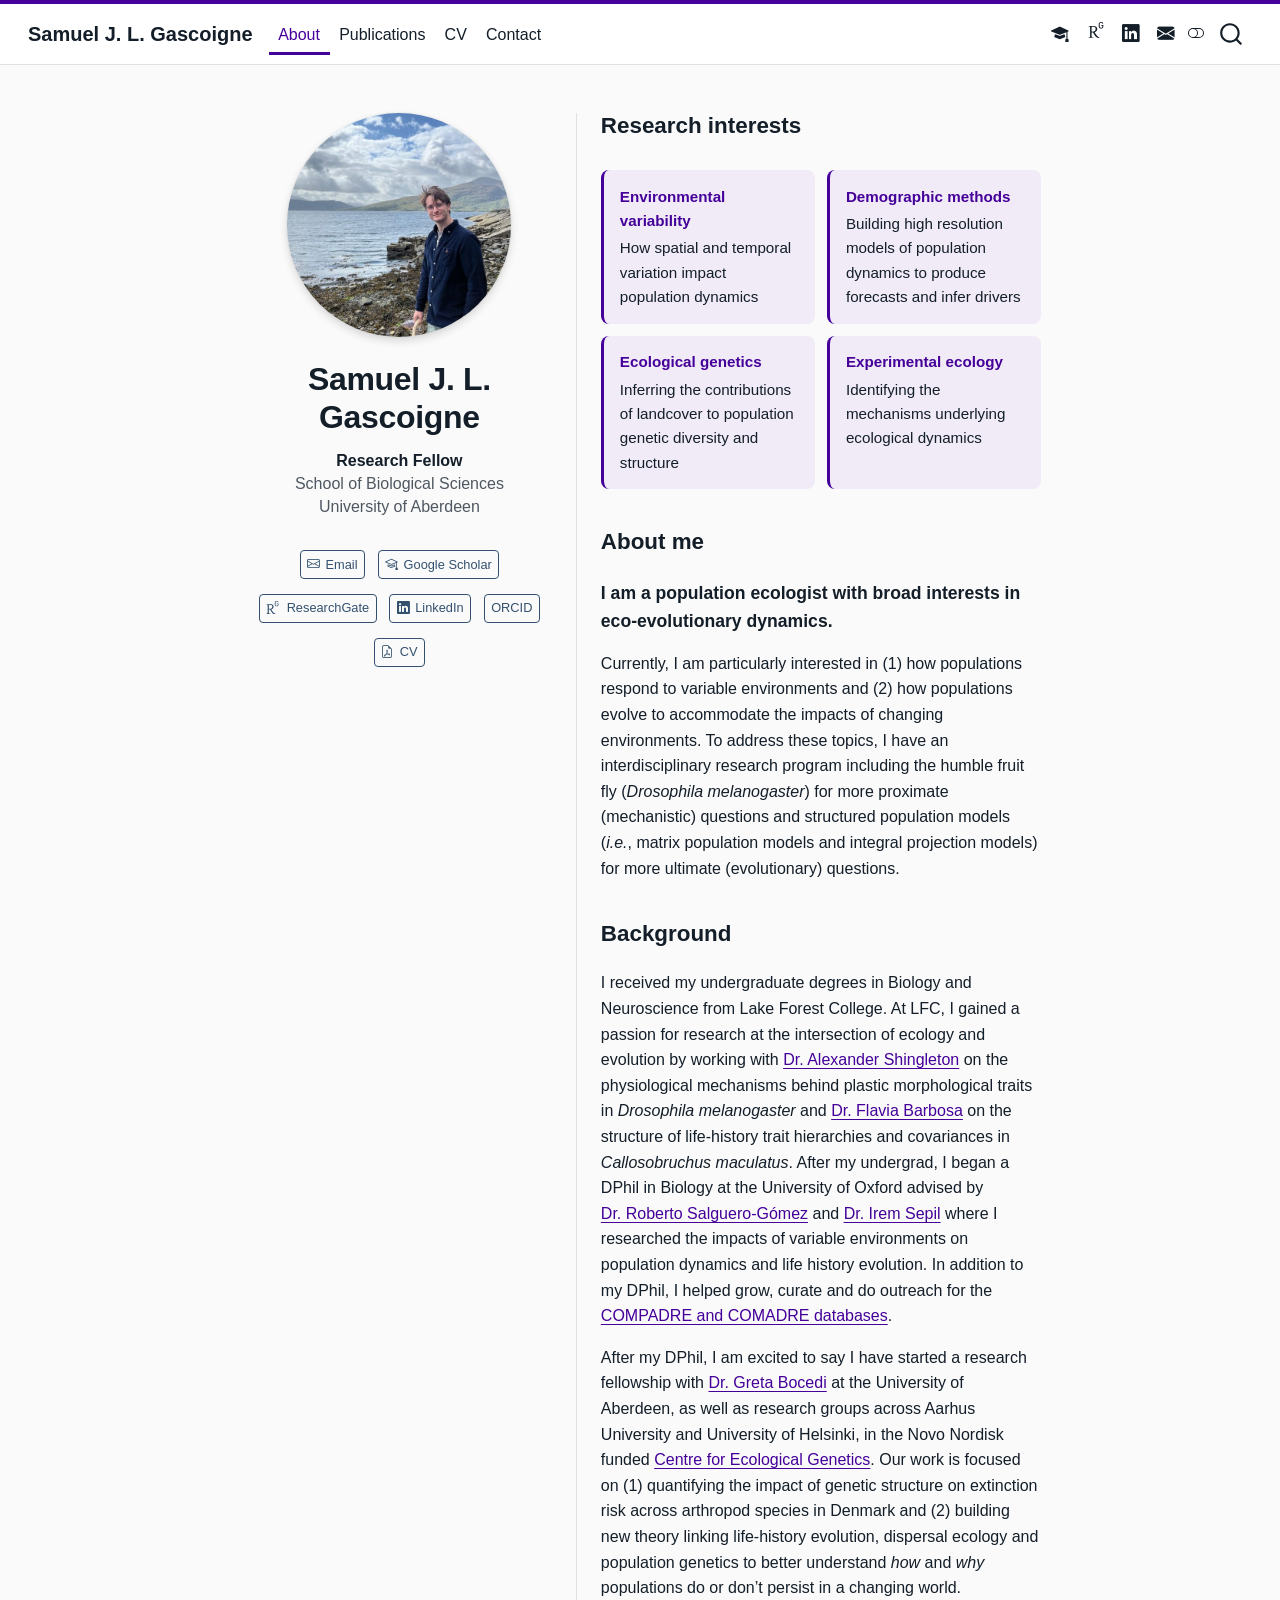
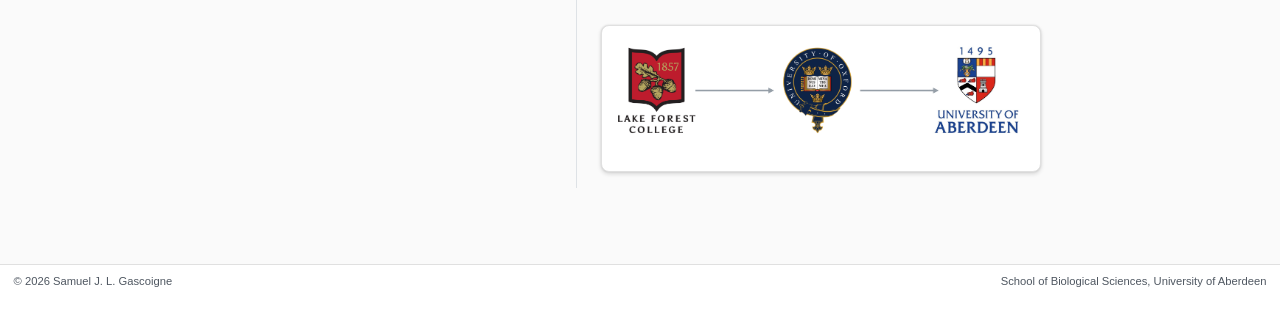
<file: docs/index.html>
<!DOCTYPE html>
<html xmlns="http://www.w3.org/1999/xhtml" lang="en" xml:lang="en"><head>

<meta charset="utf-8">
<meta name="generator" content="quarto-1.9.38">

<meta name="viewport" content="width=device-width, initial-scale=1.0, user-scalable=yes">


<title>Samuel J. L. Gascoigne | Population ecologist – Samuel J. L. Gascoigne</title>
<style>
/* Default styles provided by pandoc.
** See https://pandoc.org/MANUAL.html#variables-for-html for config info.
*/
code{white-space: pre-wrap;}
span.smallcaps{font-variant: small-caps;}
div.columns{display: flex; gap: min(4vw, 1.5em);}
div.column{flex: auto; overflow-x: auto;}
div.hanging-indent{margin-left: 1.5em; text-indent: -1.5em;}
ul.task-list{list-style: none;}
ul.task-list li input[type="checkbox"] {
  width: 0.8em;
  margin: 0 0.8em 0.2em -1em; /* quarto-specific, see https://github.com/quarto-dev/quarto-cli/issues/4556 */ 
  vertical-align: middle;
}
</style>


<script src="site_libs/quarto-nav/quarto-nav.js"></script>
<script src="site_libs/quarto-nav/headroom.min.js"></script>
<script src="site_libs/clipboard/clipboard.min.js"></script>
<script src="site_libs/quarto-search/autocomplete.umd.js"></script>
<script src="site_libs/quarto-search/fuse.min.js"></script>
<script src="site_libs/quarto-search/quarto-search.js"></script>
<meta name="quarto:offset" content="./">
<script src="site_libs/quarto-html/quarto.js" type="module"></script>
<script src="site_libs/quarto-html/tabsets/tabsets.js" type="module"></script>
<script src="site_libs/quarto-html/popper.min.js"></script>
<script src="site_libs/quarto-html/tippy.umd.min.js"></script>
<link href="site_libs/quarto-html/tippy.css" rel="stylesheet">
<link href="site_libs/quarto-html/quarto-syntax-highlighting-15634bcf2e68342d4ad2dfa704d543f6.css" rel="stylesheet" class="quarto-color-scheme" id="quarto-text-highlighting-styles">
<link href="site_libs/quarto-html/quarto-syntax-highlighting-dark-0a6b7249c26820e032cb0bd839ff02b1.css" rel="stylesheet" class="quarto-color-scheme quarto-color-alternate" id="quarto-text-highlighting-styles">
<link href="site_libs/quarto-html/quarto-syntax-highlighting-15634bcf2e68342d4ad2dfa704d543f6.css" rel="stylesheet" class="quarto-color-scheme-extra" id="quarto-text-highlighting-styles">
<script src="site_libs/bootstrap/bootstrap.min.js"></script>
<link href="site_libs/bootstrap/bootstrap-icons.css" rel="stylesheet">
<link href="site_libs/bootstrap/bootstrap-b6b786f0526619a5eb693b2f84f7fc36.min.css" rel="stylesheet" append-hash="true" class="quarto-color-scheme" id="quarto-bootstrap" data-mode="light">
<link href="site_libs/bootstrap/bootstrap-dark-0741469bf9aebf18b9f3e100cca4d98f.min.css" rel="stylesheet" append-hash="true" class="quarto-color-scheme quarto-color-alternate" id="quarto-bootstrap" data-mode="dark">
<link href="site_libs/bootstrap/bootstrap-b6b786f0526619a5eb693b2f84f7fc36.min.css" rel="stylesheet" append-hash="true" class="quarto-color-scheme-extra" id="quarto-bootstrap" data-mode="light">
<script id="quarto-search-options" type="application/json">{
  "location": "navbar",
  "copy-button": false,
  "collapse-after": 3,
  "panel-placement": "end",
  "type": "overlay",
  "limit": 50,
  "keyboard-shortcut": [
    "f",
    "/",
    "s"
  ],
  "show-item-context": false,
  "language": {
    "search-no-results-text": "No results",
    "search-matching-documents-text": "matching documents",
    "search-copy-link-title": "Copy link to search",
    "search-hide-matches-text": "Hide additional matches",
    "search-more-match-text": "more match in this document",
    "search-more-matches-text": "more matches in this document",
    "search-clear-button-title": "Clear",
    "search-text-placeholder": "",
    "search-detached-cancel-button-title": "Cancel",
    "search-submit-button-title": "Submit",
    "search-label": "Search"
  }
}</script>
<style>html{ scroll-behavior: smooth; }</style>


</head>

<body class="nav-fixed fullcontent quarto-light"><script id="quarto-html-before-body" type="application/javascript">
    const toggleBodyColorMode = (bsSheetEl) => {
      const mode = bsSheetEl.getAttribute("data-mode");
      const bodyEl = window.document.querySelector("body");
      if (mode === "dark") {
        bodyEl.classList.add("quarto-dark");
        bodyEl.classList.remove("quarto-light");
      } else {
        bodyEl.classList.add("quarto-light");
        bodyEl.classList.remove("quarto-dark");
      }
    }
    const toggleBodyColorPrimary = () => {
      const bsSheetEl = window.document.querySelector("link#quarto-bootstrap:not([rel=disabled-stylesheet])");
      if (bsSheetEl) {
        toggleBodyColorMode(bsSheetEl);
      }
    }
    const setColorSchemeToggle = (alternate) => {
      const toggles = window.document.querySelectorAll('.quarto-color-scheme-toggle');
      for (let i=0; i < toggles.length; i++) {
        const toggle = toggles[i];
        if (toggle) {
          if (alternate) {
            toggle.classList.add("alternate");
          } else {
            toggle.classList.remove("alternate");
          }
        }
      }
    };
    const toggleColorMode = (alternate) => {
      // Switch the stylesheets
      const primaryStylesheets = window.document.querySelectorAll('link.quarto-color-scheme:not(.quarto-color-alternate)');
      const alternateStylesheets = window.document.querySelectorAll('link.quarto-color-scheme.quarto-color-alternate');
      manageTransitions('#quarto-margin-sidebar .nav-link', false);
      if (alternate) {
        // note: dark is layered on light, we don't disable primary!
        enableStylesheet(alternateStylesheets);
        for (const sheetNode of alternateStylesheets) {
          if (sheetNode.id === "quarto-bootstrap") {
            toggleBodyColorMode(sheetNode);
          }
        }
      } else {
        disableStylesheet(alternateStylesheets);
        enableStylesheet(primaryStylesheets)
        toggleBodyColorPrimary();
      }
      manageTransitions('#quarto-margin-sidebar .nav-link', true);
      // Switch the toggles
      setColorSchemeToggle(alternate)
      // Hack to workaround the fact that safari doesn't
      // properly recolor the scrollbar when toggling (#1455)
      if (navigator.userAgent.indexOf('Safari') > 0 && navigator.userAgent.indexOf('Chrome') == -1) {
        manageTransitions("body", false);
        window.scrollTo(0, 1);
        setTimeout(() => {
          window.scrollTo(0, 0);
          manageTransitions("body", true);
        }, 40);
      }
    }
    const disableStylesheet = (stylesheets) => {
      for (let i=0; i < stylesheets.length; i++) {
        const stylesheet = stylesheets[i];
        stylesheet.rel = 'disabled-stylesheet';
      }
    }
    const enableStylesheet = (stylesheets) => {
      for (let i=0; i < stylesheets.length; i++) {
        const stylesheet = stylesheets[i];
        if(stylesheet.rel !== 'stylesheet') { // for Chrome, which will still FOUC without this check
          stylesheet.rel = 'stylesheet';
        }
      }
    }
    const manageTransitions = (selector, allowTransitions) => {
      const els = window.document.querySelectorAll(selector);
      for (let i=0; i < els.length; i++) {
        const el = els[i];
        if (allowTransitions) {
          el.classList.remove('notransition');
        } else {
          el.classList.add('notransition');
        }
      }
    }
    const isFileUrl = () => {
      return window.location.protocol === 'file:';
    }
    const hasAlternateSentinel = () => {
      let styleSentinel = getColorSchemeSentinel();
      if (styleSentinel !== null) {
        return styleSentinel === "alternate";
      } else {
        return false;
      }
    }
    const setStyleSentinel = (alternate) => {
      const value = alternate ? "alternate" : "default";
      if (!isFileUrl()) {
        window.localStorage.setItem("quarto-color-scheme", value);
      } else {
        localAlternateSentinel = value;
      }
    }
    const getColorSchemeSentinel = () => {
      if (!isFileUrl()) {
        const storageValue = window.localStorage.getItem("quarto-color-scheme");
        return storageValue != null ? storageValue : localAlternateSentinel;
      } else {
        return localAlternateSentinel;
      }
    }
    const toggleGiscusIfUsed = (isAlternate, darkModeDefault) => {
      const baseTheme = document.querySelector('#giscus-base-theme')?.value ?? 'light';
      const alternateTheme = document.querySelector('#giscus-alt-theme')?.value ?? 'dark';
      let newTheme = '';
      if(authorPrefersDark) {
        newTheme = isAlternate ? baseTheme : alternateTheme;
      } else {
        newTheme = isAlternate ? alternateTheme : baseTheme;
      }
      const changeGiscusTheme = () => {
        // From: https://github.com/giscus/giscus/issues/336
        const sendMessage = (message) => {
          const iframe = document.querySelector('iframe.giscus-frame');
          if (!iframe) return;
          iframe.contentWindow.postMessage({ giscus: message }, 'https://giscus.app');
        }
        sendMessage({
          setConfig: {
            theme: newTheme
          }
        });
      }
      const isGiscussLoaded = window.document.querySelector('iframe.giscus-frame') !== null;
      if (isGiscussLoaded) {
        changeGiscusTheme();
      }
    };
    const authorPrefersDark = false;
    const darkModeDefault = authorPrefersDark;
      document.querySelector('link#quarto-text-highlighting-styles.quarto-color-scheme-extra').rel = 'disabled-stylesheet';
      document.querySelector('link#quarto-bootstrap.quarto-color-scheme-extra').rel = 'disabled-stylesheet';
    let localAlternateSentinel = darkModeDefault ? 'alternate' : 'default';
    // Dark / light mode switch
    window.quartoToggleColorScheme = () => {
      // Read the current dark / light value
      let toAlternate = !hasAlternateSentinel();
      toggleColorMode(toAlternate);
      setStyleSentinel(toAlternate);
      toggleGiscusIfUsed(toAlternate, darkModeDefault);
      window.dispatchEvent(new Event('resize'));
    };
    // Switch to dark mode if need be
    if (hasAlternateSentinel()) {
      toggleColorMode(true);
    } else {
      toggleColorMode(false);
    }
  </script>

<div id="quarto-search-results"></div>
  <header id="quarto-header" class="headroom fixed-top">
    <nav class="navbar navbar-expand-lg " data-bs-theme="dark">
      <div class="navbar-container container-fluid">
      <div class="navbar-brand-container mx-auto">
    <a class="navbar-brand" href="./index.html">
    <span class="navbar-title">Samuel J. L. Gascoigne</span>
    </a>
  </div>
            <div id="quarto-search" class="" title="Search"></div>
          <button class="navbar-toggler" type="button" data-bs-toggle="collapse" data-bs-target="#navbarCollapse" aria-controls="navbarCollapse" role="menu" aria-expanded="false" aria-label="Toggle navigation" onclick="if (window.quartoToggleHeadroom) { window.quartoToggleHeadroom(); }">
  <span class="navbar-toggler-icon"></span>
</button>
          <div class="collapse navbar-collapse" id="navbarCollapse">
            <ul class="navbar-nav navbar-nav-scroll me-auto">
  <li class="nav-item">
    <a class="nav-link active" href="./index.html" aria-current="page"> 
<span class="menu-text">About</span></a>
  </li>  
  <li class="nav-item">
    <a class="nav-link" href="./publication.html"> 
<span class="menu-text">Publications</span></a>
  </li>  
  <li class="nav-item">
    <a class="nav-link" href="./cv.html"> 
<span class="menu-text">CV</span></a>
  </li>  
  <li class="nav-item">
    <a class="nav-link" href="./contact.html"> 
<span class="menu-text">Contact</span></a>
  </li>  
</ul>
            <ul class="navbar-nav navbar-nav-scroll ms-auto">
  <li class="nav-item compact">
    <a class="nav-link" href="https://scholar.google.com/citations?user=vQzYzlAAAAAJ&amp;hl=en"> <i class="bi bi-mortarboard-fill" role="img" aria-label="Google Scholar">
</i> 
<span class="menu-text"></span></a>
  </li>  
  <li class="nav-item">
    <a class="nav-link" href="https://www.researchgate.net/profile/Samuel-Gascoigne"> 
<span class="menu-text">ResearchGate</span></a>
  </li>  
  <li class="nav-item compact">
    <a class="nav-link" href="https://www.linkedin.com/in/samuel-gascoigne-5b3294219/"> <i class="bi bi-linkedin" role="img" aria-label="LinkedIn">
</i> 
<span class="menu-text"></span></a>
  </li>  
  <li class="nav-item compact">
    <a class="nav-link" href="mailto:samuel.gascoigne@abdn.ac.uk"> <i class="bi bi-envelope-fill" role="img" aria-label="Email">
</i> 
<span class="menu-text"></span></a>
  </li>  
</ul>
          </div> <!-- /navcollapse -->
            <div class="quarto-navbar-tools">
  <a href="" class="quarto-color-scheme-toggle quarto-navigation-tool  px-1" onclick="window.quartoToggleColorScheme(); return false;" title="Toggle dark mode"><i class="bi"></i></a>
</div>
      </div> <!-- /container-fluid -->
    </nav>
</header>
<!-- content -->
<div id="quarto-content" class="quarto-container page-columns page-rows-contents page-layout-article page-navbar">
<!-- sidebar -->
<!-- margin-sidebar -->
    
<!-- main -->
<div class="quarto-about-trestles">
  <div class="about-entity">
    <img src="images/headshot 2 resize3.jpg" class="about-image
  round " style="height: 14em; width: 14em;">
<header id="title-block-header" class="quarto-title-block default">
<div class="quarto-title">
<h1 class="title">Samuel J. L. Gascoigne</h1>
</div>
<div class="quarto-title-meta">
  </div>
</header>
    <div class="about-links">
  <a href="mailto:samuel.gascoigne@abdn.ac.uk" class="about-link" rel="" target="">
    <i class="bi bi-envelope"></i>
     <span class="about-link-text">Email</span>
  </a>
  <a href="https://scholar.google.com/citations?user=vQzYzlAAAAAJ&amp;hl=en" class="about-link" rel="" target="">
    <i class="bi bi-mortarboard"></i>
     <span class="about-link-text">Google Scholar</span>
  </a>
  <a href="https://www.researchgate.net/profile/Samuel-Gascoigne" class="about-link" rel="" target="">
     <span class="about-link-text">ResearchGate</span>
  </a>
  <a href="https://www.linkedin.com/in/samuel-gascoigne-5b3294219/" class="about-link" rel="" target="">
    <i class="bi bi-linkedin"></i>
     <span class="about-link-text">LinkedIn</span>
  </a>
  <a href="https://orcid.org/0000-0002-2984-1810" class="about-link" rel="" target="">
     <span class="about-link-text">ORCID</span>
  </a>
  <a href="/CV/Gascoigne_CV.pdf" class="about-link" rel="" target="">
    <i class="bi bi-file-earmark-pdf"></i>
     <span class="about-link-text">CV</span>
  </a>
</div>
  </div>
  <div class="about-contents"><main class="content" id="quarto-document-content">

<!-- Job title: a script at the bottom of this page moves it under your name -->
<div class="role">
<p><span class="role-title">Research Fellow</span> School of Biological Sciences<br>
University of Aberdeen</p>
</div>
<section id="research-interests" class="level2">
<h2 data-anchor-id="research-interests">Research interests</h2>
<div class="interest-grid">
<div>
<p><strong>Environmental variability</strong> How spatial and temporal variation impact population dynamics</p>
</div>
<div>
<p><strong>Demographic methods</strong> Building high resolution models of population dynamics to produce forecasts and infer drivers</p>
</div>
<div>
<p><strong>Ecological genetics</strong> Inferring the contributions of landcover to population genetic diversity and structure</p>
</div>
<div>
<p><strong>Experimental ecology</strong> Identifying the mechanisms underlying ecological dynamics</p>
</div>
</div>
</section>
<section id="about-me" class="level2">
<h2 data-anchor-id="about-me">About me</h2>
<div class="lead-text">
<p><strong>I am a population ecologist with broad interests in eco-evolutionary dynamics.</strong></p>
</div>
<p>Currently, I am particularly interested in (1) how populations respond to variable environments and (2) how populations evolve to accommodate the impacts of changing environments. To address these topics, I have an interdisciplinary research program including the humble fruit fly (<em>Drosophila melanogaster</em>) for more proximate (mechanistic) questions and structured population models (<em>i.e.</em>, matrix population models and integral projection models) for more ultimate (evolutionary) questions.</p>
</section>
<section id="background" class="level2">
<h2 data-anchor-id="background">Background</h2>
<p>I received my undergraduate degrees in Biology and Neuroscience from Lake Forest College. At LFC, I gained a passion for research at the intersection of ecology and evolution by working with <a href="http://www.shingletonlab.org">Dr.&nbsp;Alexander Shingleton</a> on the physiological mechanisms behind plastic morphological traits in <em>Drosophila melanogaster</em> and <a href="https://sites.google.com/view/barbosalab/home?authuser=0">Dr.&nbsp;Flavia Barbosa</a> on the structure of life-history trait hierarchies and covariances in <em>Callosobruchus maculatus</em>. After my undergrad, I began a DPhil in Biology at the University of Oxford advised by <a href="https://www.salgo.ox.ac.uk/people/dr-rob-salguero-gomez">Dr.&nbsp;Roberto Salguero-Gómez</a> and <a href="https://www.biology.ox.ac.uk/people/dr-irem-sepil">Dr.&nbsp;Irem Sepil</a> where I researched the impacts of variable environments on population dynamics and life history evolution. In addition to my DPhil, I helped grow, curate and do outreach for the <a href="https://compadre-db.org">COMPADRE and COMADRE databases</a>.</p>
<p>After my DPhil, I am excited to say I have started a research fellowship with <a href="https://gretabocedi.com">Dr.&nbsp;Greta Bocedi</a> at the University of Aberdeen, as well as research groups across Aarhus University and University of Helsinki, in the Novo Nordisk funded <a href="https://bio.au.dk/forskning/forskningscentre/centre-for-ecological-genetics/people">Centre for Ecological Genetics</a>. Our work is focused on (1) quantifying the impact of genetic structure on extinction risk across arthropod species in Denmark and (2) building new theory linking life-history evolution, dispersal ecology and population genetics to better understand <em>how</em> and <em>why</em> populations do or don’t persist in a changing world.</p>
<div class="institutions card-surface p-3 mt-4">
<p><img src="images/institutions_1.png" class="img-fluid" alt="Logos of institutions I have worked with"></p>
</div>
<script>
  // Put the job title between the name and the link buttons
  (function () {
    var role = document.querySelector(".role");
    var links = document.querySelector(".about-entity .about-links");
    if (role && links) links.parentNode.insertBefore(role, links);
  })();
</script>


</section>
</main></div>
</div>
 <!-- /main -->
<script id="quarto-html-after-body" type="application/javascript">
  window.document.addEventListener("DOMContentLoaded", function (event) {
    // Ensure there is a toggle, if there isn't float one in the top right
    if (window.document.querySelector('.quarto-color-scheme-toggle') === null) {
      const a = window.document.createElement('a');
      a.classList.add('top-right');
      a.classList.add('quarto-color-scheme-toggle');
      a.href = "";
      a.onclick = function() { try { window.quartoToggleColorScheme(); } catch {} return false; };
      const i = window.document.createElement("i");
      i.classList.add('bi');
      a.appendChild(i);
      window.document.body.appendChild(a);
    }
    setColorSchemeToggle(hasAlternateSentinel())
    const isCodeAnnotation = (el) => {
      for (const clz of el.classList) {
        if (clz.startsWith('code-annotation-')) {                     
          return true;
        }
      }
      return false;
    }
    const onCopySuccess = function(e) {
      // button target
      const button = e.trigger;
      // don't keep focus
      button.blur();
      // flash "checked"
      button.classList.add('code-copy-button-checked');
      var currentTitle = button.getAttribute("title");
      button.setAttribute("title", "Copied!");
      let tooltip;
      if (window.bootstrap) {
        button.setAttribute("data-bs-toggle", "tooltip");
        button.setAttribute("data-bs-placement", "left");
        button.setAttribute("data-bs-title", "Copied!");
        tooltip = new bootstrap.Tooltip(button, 
          { trigger: "manual", 
            customClass: "code-copy-button-tooltip",
            offset: [0, -8]});
        tooltip.show();    
      }
      setTimeout(function() {
        if (tooltip) {
          tooltip.hide();
          button.removeAttribute("data-bs-title");
          button.removeAttribute("data-bs-toggle");
          button.removeAttribute("data-bs-placement");
        }
        button.setAttribute("title", currentTitle);
        button.classList.remove('code-copy-button-checked');
      }, 1000);
      // clear code selection
      e.clearSelection();
    }
    const getTextToCopy = function(trigger) {
      const outerScaffold = trigger.parentElement.cloneNode(true);
      const codeEl = outerScaffold.querySelector('code');
      for (const childEl of codeEl.children) {
        if (isCodeAnnotation(childEl)) {
          childEl.remove();
        }
      }
      return codeEl.innerText;
    }
    const clipboard = new window.ClipboardJS('.code-copy-button:not([data-in-quarto-modal])', {
      text: getTextToCopy
    });
    clipboard.on('success', onCopySuccess);
    if (window.document.getElementById('quarto-embedded-source-code-modal')) {
      const clipboardModal = new window.ClipboardJS('.code-copy-button[data-in-quarto-modal]', {
        text: getTextToCopy,
        container: window.document.getElementById('quarto-embedded-source-code-modal')
      });
      clipboardModal.on('success', onCopySuccess);
    }
      var localhostRegex = new RegExp(/^(?:http|https):\/\/localhost\:?[0-9]*\//);
      var mailtoRegex = new RegExp(/^mailto:/);
        var filterRegex = new RegExp("https:\/\/samuelgascoigne\.github\.io\/website\/");
      var isInternal = (href) => {
          return filterRegex.test(href) || localhostRegex.test(href) || mailtoRegex.test(href);
      }
      // Inspect non-navigation links and adorn them if external
     var links = window.document.querySelectorAll('a[href]:not(.nav-link):not(.navbar-brand):not(.toc-action):not(.sidebar-link):not(.sidebar-item-toggle):not(.pagination-link):not(.no-external):not([aria-hidden]):not(.dropdown-item):not(.quarto-navigation-tool):not(.about-link)');
      for (var i=0; i<links.length; i++) {
        const link = links[i];
        if (!isInternal(link.href)) {
          // undo the damage that might have been done by quarto-nav.js in the case of
          // links that we want to consider external
          if (link.dataset.originalHref !== undefined) {
            link.href = link.dataset.originalHref;
          }
            // target, if specified
            link.setAttribute("target", "_blank");
            if (link.getAttribute("rel") === null) {
              link.setAttribute("rel", "noopener");
            }
        }
      }
    function tippyHover(el, contentFn, onTriggerFn, onUntriggerFn) {
      const config = {
        allowHTML: true,
        maxWidth: 500,
        delay: 100,
        arrow: false,
        appendTo: function(el) {
            return el.parentElement;
        },
        interactive: true,
        interactiveBorder: 10,
        theme: 'quarto',
        placement: 'bottom-start',
      };
      if (contentFn) {
        config.content = contentFn;
      }
      if (onTriggerFn) {
        config.onTrigger = onTriggerFn;
      }
      if (onUntriggerFn) {
        config.onUntrigger = onUntriggerFn;
      }
      window.tippy(el, config); 
    }
    const noterefs = window.document.querySelectorAll('a[role="doc-noteref"]');
    for (var i=0; i<noterefs.length; i++) {
      const ref = noterefs[i];
      tippyHover(ref, function() {
        // use id or data attribute instead here
        let href = ref.getAttribute('data-footnote-href') || ref.getAttribute('href');
        try { href = new URL(href).hash; } catch {}
        const id = href.replace(/^#\/?/, "");
        const note = window.document.getElementById(id);
        if (note) {
          return note.innerHTML;
        } else {
          return "";
        }
      });
    }
    const xrefs = window.document.querySelectorAll('a.quarto-xref');
    const processXRef = (id, note) => {
      // Strip column container classes
      const stripColumnClz = (el) => {
        el.classList.remove("page-full", "page-columns");
        if (el.children) {
          for (const child of el.children) {
            stripColumnClz(child);
          }
        }
      }
      stripColumnClz(note)
      if (id === null || id.startsWith('sec-')) {
        // Special case sections, only their first couple elements
        const container = document.createElement("div");
        if (note.children && note.children.length > 2) {
          container.appendChild(note.children[0].cloneNode(true));
          for (let i = 1; i < note.children.length; i++) {
            const child = note.children[i];
            if (child.tagName === "P" && child.innerText === "") {
              continue;
            } else {
              container.appendChild(child.cloneNode(true));
              break;
            }
          }
          if (window.Quarto?.typesetMath) {
            window.Quarto.typesetMath(container);
          }
          return container.innerHTML
        } else {
          if (window.Quarto?.typesetMath) {
            window.Quarto.typesetMath(note);
          }
          return note.innerHTML;
        }
      } else {
        // Remove any anchor links if they are present
        const anchorLink = note.querySelector('a.anchorjs-link');
        if (anchorLink) {
          anchorLink.remove();
        }
        if (window.Quarto?.typesetMath) {
          window.Quarto.typesetMath(note);
        }
        if (note.classList.contains("callout")) {
          return note.outerHTML;
        } else {
          return note.innerHTML;
        }
      }
    }
    for (var i=0; i<xrefs.length; i++) {
      const xref = xrefs[i];
      tippyHover(xref, undefined, function(instance) {
        instance.disable();
        let url = xref.getAttribute('href');
        let hash = undefined; 
        if (url.startsWith('#')) {
          hash = url;
        } else {
          try { hash = new URL(url).hash; } catch {}
        }
        if (hash) {
          const id = hash.replace(/^#\/?/, "");
          const note = window.document.getElementById(id);
          if (note !== null) {
            try {
              const html = processXRef(id, note.cloneNode(true));
              instance.setContent(html);
            } finally {
              instance.enable();
              instance.show();
            }
          } else {
            // See if we can fetch this
            fetch(url.split('#')[0])
            .then(res => res.text())
            .then(html => {
              const parser = new DOMParser();
              const htmlDoc = parser.parseFromString(html, "text/html");
              const note = htmlDoc.getElementById(id);
              if (note !== null) {
                const html = processXRef(id, note);
                instance.setContent(html);
              } 
            }).finally(() => {
              instance.enable();
              instance.show();
            });
          }
        } else {
          // See if we can fetch a full url (with no hash to target)
          // This is a special case and we should probably do some content thinning / targeting
          fetch(url)
          .then(res => res.text())
          .then(html => {
            const parser = new DOMParser();
            const htmlDoc = parser.parseFromString(html, "text/html");
            const note = htmlDoc.querySelector('main.content');
            if (note !== null) {
              // This should only happen for chapter cross references
              // (since there is no id in the URL)
              // remove the first header
              if (note.children.length > 0 && note.children[0].tagName === "HEADER") {
                note.children[0].remove();
              }
              const html = processXRef(null, note);
              instance.setContent(html);
            } 
          }).finally(() => {
            instance.enable();
            instance.show();
          });
        }
      }, function(instance) {
      });
    }
        let selectedAnnoteEl;
        const selectorForAnnotation = ( cell, annotation) => {
          let cellAttr = 'data-code-cell="' + cell + '"';
          let lineAttr = 'data-code-annotation="' +  annotation + '"';
          const selector = 'span[' + cellAttr + '][' + lineAttr + ']';
          return selector;
        }
        const selectCodeLines = (annoteEl) => {
          const doc = window.document;
          const targetCell = annoteEl.getAttribute("data-target-cell");
          const targetAnnotation = annoteEl.getAttribute("data-target-annotation");
          const annoteSpan = window.document.querySelector(selectorForAnnotation(targetCell, targetAnnotation));
          const lines = annoteSpan.getAttribute("data-code-lines").split(",");
          const lineIds = lines.map((line) => {
            return targetCell + "-" + line;
          })
          let top = null;
          let height = null;
          let parent = null;
          if (lineIds.length > 0) {
              //compute the position of the single el (top and bottom and make a div)
              const el = window.document.getElementById(lineIds[0]);
              top = el.offsetTop;
              height = el.offsetHeight;
              parent = el.parentElement.parentElement;
            if (lineIds.length > 1) {
              const lastEl = window.document.getElementById(lineIds[lineIds.length - 1]);
              const bottom = lastEl.offsetTop + lastEl.offsetHeight;
              height = bottom - top;
            }
            if (top !== null && height !== null && parent !== null) {
              // cook up a div (if necessary) and position it 
              let div = window.document.getElementById("code-annotation-line-highlight");
              if (div === null) {
                div = window.document.createElement("div");
                div.setAttribute("id", "code-annotation-line-highlight");
                div.style.position = 'absolute';
                parent.appendChild(div);
              }
              div.style.top = top - 2 + "px";
              div.style.height = height + 4 + "px";
              div.style.left = 0;
              let gutterDiv = window.document.getElementById("code-annotation-line-highlight-gutter");
              if (gutterDiv === null) {
                gutterDiv = window.document.createElement("div");
                gutterDiv.setAttribute("id", "code-annotation-line-highlight-gutter");
                gutterDiv.style.position = 'absolute';
                const codeCell = window.document.getElementById(targetCell);
                const gutter = codeCell.querySelector('.code-annotation-gutter');
                gutter.appendChild(gutterDiv);
              }
              gutterDiv.style.top = top - 2 + "px";
              gutterDiv.style.height = height + 4 + "px";
            }
            selectedAnnoteEl = annoteEl;
          }
        };
        const unselectCodeLines = () => {
          const elementsIds = ["code-annotation-line-highlight", "code-annotation-line-highlight-gutter"];
          elementsIds.forEach((elId) => {
            const div = window.document.getElementById(elId);
            if (div) {
              div.remove();
            }
          });
          selectedAnnoteEl = undefined;
        };
          // Handle positioning of the toggle
      window.addEventListener(
        "resize",
        throttle(() => {
          elRect = undefined;
          if (selectedAnnoteEl) {
            selectCodeLines(selectedAnnoteEl);
          }
        }, 10)
      );
      function throttle(fn, ms) {
      let throttle = false;
      let timer;
        return (...args) => {
          if(!throttle) { // first call gets through
              fn.apply(this, args);
              throttle = true;
          } else { // all the others get throttled
              if(timer) clearTimeout(timer); // cancel #2
              timer = setTimeout(() => {
                fn.apply(this, args);
                timer = throttle = false;
              }, ms);
          }
        };
      }
        // Attach click handler to the DT
        const annoteDls = window.document.querySelectorAll('dt[data-target-cell]');
        for (const annoteDlNode of annoteDls) {
          annoteDlNode.addEventListener('click', (event) => {
            const clickedEl = event.target;
            if (clickedEl !== selectedAnnoteEl) {
              unselectCodeLines();
              const activeEl = window.document.querySelector('dt[data-target-cell].code-annotation-active');
              if (activeEl) {
                activeEl.classList.remove('code-annotation-active');
              }
              selectCodeLines(clickedEl);
              clickedEl.classList.add('code-annotation-active');
            } else {
              // Unselect the line
              unselectCodeLines();
              clickedEl.classList.remove('code-annotation-active');
            }
          });
        }
    const findCites = (el) => {
      const parentEl = el.parentElement;
      if (parentEl) {
        const cites = parentEl.dataset.cites;
        if (cites) {
          return {
            el,
            cites: cites.split(' ')
          };
        } else {
          return findCites(el.parentElement)
        }
      } else {
        return undefined;
      }
    };
    var bibliorefs = window.document.querySelectorAll('a[role="doc-biblioref"]');
    for (var i=0; i<bibliorefs.length; i++) {
      const ref = bibliorefs[i];
      const citeInfo = findCites(ref);
      if (citeInfo) {
        tippyHover(citeInfo.el, function() {
          var popup = window.document.createElement('div');
          citeInfo.cites.forEach(function(cite) {
            var citeDiv = window.document.createElement('div');
            citeDiv.classList.add('hanging-indent');
            citeDiv.classList.add('csl-entry');
            var biblioDiv = window.document.getElementById('ref-' + cite);
            if (biblioDiv) {
              citeDiv.innerHTML = biblioDiv.innerHTML;
            }
            popup.appendChild(citeDiv);
          });
          return popup.innerHTML;
        });
      }
    }
  });
  </script>
</div> <!-- /content -->
<footer class="footer">
  <div class="nav-footer">
    <div class="nav-footer-left">
<p>© 2026 Samuel J. L. Gascoigne</p>
</div>   
    <div class="nav-footer-center">
      &nbsp;
    </div>
    <div class="nav-footer-right">
<p>School of Biological Sciences, University of Aberdeen</p>
</div>
  </div>
</footer>




<script src="site_libs/quarto-html/zenscroll-min.js"></script>
</body></html>
</file>
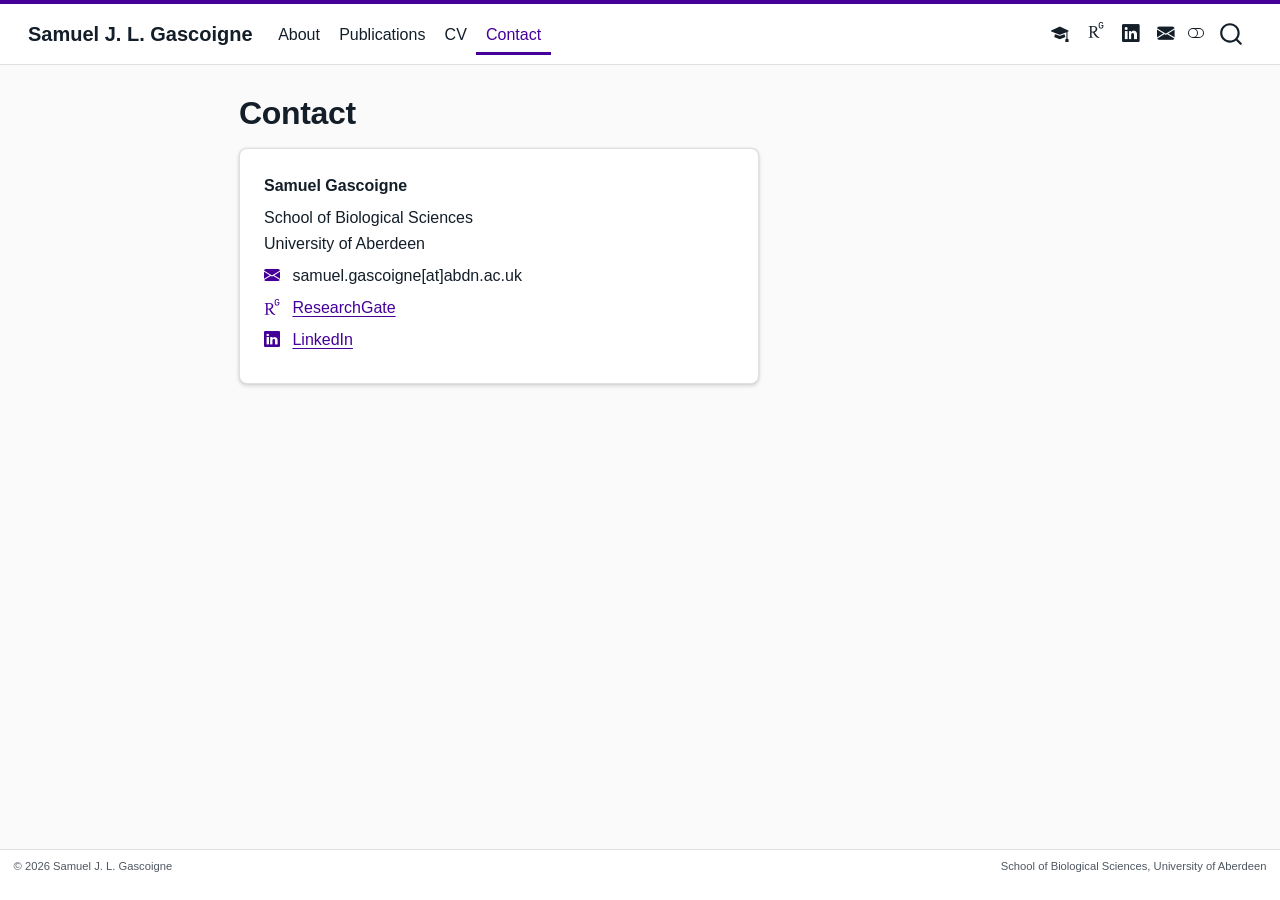
<file: docs/contact.html>
<!DOCTYPE html>
<html xmlns="http://www.w3.org/1999/xhtml" lang="en" xml:lang="en"><head>

<meta charset="utf-8">
<meta name="generator" content="quarto-1.9.38">

<meta name="viewport" content="width=device-width, initial-scale=1.0, user-scalable=yes">


<title>Contact – Samuel J. L. Gascoigne</title>
<style>
/* Default styles provided by pandoc.
** See https://pandoc.org/MANUAL.html#variables-for-html for config info.
*/
code{white-space: pre-wrap;}
span.smallcaps{font-variant: small-caps;}
div.columns{display: flex; gap: min(4vw, 1.5em);}
div.column{flex: auto; overflow-x: auto;}
div.hanging-indent{margin-left: 1.5em; text-indent: -1.5em;}
ul.task-list{list-style: none;}
ul.task-list li input[type="checkbox"] {
  width: 0.8em;
  margin: 0 0.8em 0.2em -1em; /* quarto-specific, see https://github.com/quarto-dev/quarto-cli/issues/4556 */ 
  vertical-align: middle;
}
</style>


<script src="site_libs/quarto-nav/quarto-nav.js"></script>
<script src="site_libs/quarto-nav/headroom.min.js"></script>
<script src="site_libs/clipboard/clipboard.min.js"></script>
<script src="site_libs/quarto-search/autocomplete.umd.js"></script>
<script src="site_libs/quarto-search/fuse.min.js"></script>
<script src="site_libs/quarto-search/quarto-search.js"></script>
<meta name="quarto:offset" content="./">
<script src="site_libs/quarto-html/quarto.js" type="module"></script>
<script src="site_libs/quarto-html/tabsets/tabsets.js" type="module"></script>
<script src="site_libs/quarto-html/popper.min.js"></script>
<script src="site_libs/quarto-html/tippy.umd.min.js"></script>
<script src="site_libs/quarto-html/anchor.min.js"></script>
<link href="site_libs/quarto-html/tippy.css" rel="stylesheet">
<link href="site_libs/quarto-html/quarto-syntax-highlighting-15634bcf2e68342d4ad2dfa704d543f6.css" rel="stylesheet" class="quarto-color-scheme" id="quarto-text-highlighting-styles">
<link href="site_libs/quarto-html/quarto-syntax-highlighting-dark-0a6b7249c26820e032cb0bd839ff02b1.css" rel="stylesheet" class="quarto-color-scheme quarto-color-alternate" id="quarto-text-highlighting-styles">
<link href="site_libs/quarto-html/quarto-syntax-highlighting-15634bcf2e68342d4ad2dfa704d543f6.css" rel="stylesheet" class="quarto-color-scheme-extra" id="quarto-text-highlighting-styles">
<script src="site_libs/bootstrap/bootstrap.min.js"></script>
<link href="site_libs/bootstrap/bootstrap-icons.css" rel="stylesheet">
<link href="site_libs/bootstrap/bootstrap-b6b786f0526619a5eb693b2f84f7fc36.min.css" rel="stylesheet" append-hash="true" class="quarto-color-scheme" id="quarto-bootstrap" data-mode="light">
<link href="site_libs/bootstrap/bootstrap-dark-0741469bf9aebf18b9f3e100cca4d98f.min.css" rel="stylesheet" append-hash="true" class="quarto-color-scheme quarto-color-alternate" id="quarto-bootstrap" data-mode="dark">
<link href="site_libs/bootstrap/bootstrap-b6b786f0526619a5eb693b2f84f7fc36.min.css" rel="stylesheet" append-hash="true" class="quarto-color-scheme-extra" id="quarto-bootstrap" data-mode="light">
<script id="quarto-search-options" type="application/json">{
  "location": "navbar",
  "copy-button": false,
  "collapse-after": 3,
  "panel-placement": "end",
  "type": "overlay",
  "limit": 50,
  "keyboard-shortcut": [
    "f",
    "/",
    "s"
  ],
  "show-item-context": false,
  "language": {
    "search-no-results-text": "No results",
    "search-matching-documents-text": "matching documents",
    "search-copy-link-title": "Copy link to search",
    "search-hide-matches-text": "Hide additional matches",
    "search-more-match-text": "more match in this document",
    "search-more-matches-text": "more matches in this document",
    "search-clear-button-title": "Clear",
    "search-text-placeholder": "",
    "search-detached-cancel-button-title": "Cancel",
    "search-submit-button-title": "Submit",
    "search-label": "Search"
  }
}</script>
<style>html{ scroll-behavior: smooth; }</style>


</head>

<body class="nav-fixed fullcontent quarto-light"><script id="quarto-html-before-body" type="application/javascript">
    const toggleBodyColorMode = (bsSheetEl) => {
      const mode = bsSheetEl.getAttribute("data-mode");
      const bodyEl = window.document.querySelector("body");
      if (mode === "dark") {
        bodyEl.classList.add("quarto-dark");
        bodyEl.classList.remove("quarto-light");
      } else {
        bodyEl.classList.add("quarto-light");
        bodyEl.classList.remove("quarto-dark");
      }
    }
    const toggleBodyColorPrimary = () => {
      const bsSheetEl = window.document.querySelector("link#quarto-bootstrap:not([rel=disabled-stylesheet])");
      if (bsSheetEl) {
        toggleBodyColorMode(bsSheetEl);
      }
    }
    const setColorSchemeToggle = (alternate) => {
      const toggles = window.document.querySelectorAll('.quarto-color-scheme-toggle');
      for (let i=0; i < toggles.length; i++) {
        const toggle = toggles[i];
        if (toggle) {
          if (alternate) {
            toggle.classList.add("alternate");
          } else {
            toggle.classList.remove("alternate");
          }
        }
      }
    };
    const toggleColorMode = (alternate) => {
      // Switch the stylesheets
      const primaryStylesheets = window.document.querySelectorAll('link.quarto-color-scheme:not(.quarto-color-alternate)');
      const alternateStylesheets = window.document.querySelectorAll('link.quarto-color-scheme.quarto-color-alternate');
      manageTransitions('#quarto-margin-sidebar .nav-link', false);
      if (alternate) {
        // note: dark is layered on light, we don't disable primary!
        enableStylesheet(alternateStylesheets);
        for (const sheetNode of alternateStylesheets) {
          if (sheetNode.id === "quarto-bootstrap") {
            toggleBodyColorMode(sheetNode);
          }
        }
      } else {
        disableStylesheet(alternateStylesheets);
        enableStylesheet(primaryStylesheets)
        toggleBodyColorPrimary();
      }
      manageTransitions('#quarto-margin-sidebar .nav-link', true);
      // Switch the toggles
      setColorSchemeToggle(alternate)
      // Hack to workaround the fact that safari doesn't
      // properly recolor the scrollbar when toggling (#1455)
      if (navigator.userAgent.indexOf('Safari') > 0 && navigator.userAgent.indexOf('Chrome') == -1) {
        manageTransitions("body", false);
        window.scrollTo(0, 1);
        setTimeout(() => {
          window.scrollTo(0, 0);
          manageTransitions("body", true);
        }, 40);
      }
    }
    const disableStylesheet = (stylesheets) => {
      for (let i=0; i < stylesheets.length; i++) {
        const stylesheet = stylesheets[i];
        stylesheet.rel = 'disabled-stylesheet';
      }
    }
    const enableStylesheet = (stylesheets) => {
      for (let i=0; i < stylesheets.length; i++) {
        const stylesheet = stylesheets[i];
        if(stylesheet.rel !== 'stylesheet') { // for Chrome, which will still FOUC without this check
          stylesheet.rel = 'stylesheet';
        }
      }
    }
    const manageTransitions = (selector, allowTransitions) => {
      const els = window.document.querySelectorAll(selector);
      for (let i=0; i < els.length; i++) {
        const el = els[i];
        if (allowTransitions) {
          el.classList.remove('notransition');
        } else {
          el.classList.add('notransition');
        }
      }
    }
    const isFileUrl = () => {
      return window.location.protocol === 'file:';
    }
    const hasAlternateSentinel = () => {
      let styleSentinel = getColorSchemeSentinel();
      if (styleSentinel !== null) {
        return styleSentinel === "alternate";
      } else {
        return false;
      }
    }
    const setStyleSentinel = (alternate) => {
      const value = alternate ? "alternate" : "default";
      if (!isFileUrl()) {
        window.localStorage.setItem("quarto-color-scheme", value);
      } else {
        localAlternateSentinel = value;
      }
    }
    const getColorSchemeSentinel = () => {
      if (!isFileUrl()) {
        const storageValue = window.localStorage.getItem("quarto-color-scheme");
        return storageValue != null ? storageValue : localAlternateSentinel;
      } else {
        return localAlternateSentinel;
      }
    }
    const toggleGiscusIfUsed = (isAlternate, darkModeDefault) => {
      const baseTheme = document.querySelector('#giscus-base-theme')?.value ?? 'light';
      const alternateTheme = document.querySelector('#giscus-alt-theme')?.value ?? 'dark';
      let newTheme = '';
      if(authorPrefersDark) {
        newTheme = isAlternate ? baseTheme : alternateTheme;
      } else {
        newTheme = isAlternate ? alternateTheme : baseTheme;
      }
      const changeGiscusTheme = () => {
        // From: https://github.com/giscus/giscus/issues/336
        const sendMessage = (message) => {
          const iframe = document.querySelector('iframe.giscus-frame');
          if (!iframe) return;
          iframe.contentWindow.postMessage({ giscus: message }, 'https://giscus.app');
        }
        sendMessage({
          setConfig: {
            theme: newTheme
          }
        });
      }
      const isGiscussLoaded = window.document.querySelector('iframe.giscus-frame') !== null;
      if (isGiscussLoaded) {
        changeGiscusTheme();
      }
    };
    const authorPrefersDark = false;
    const darkModeDefault = authorPrefersDark;
      document.querySelector('link#quarto-text-highlighting-styles.quarto-color-scheme-extra').rel = 'disabled-stylesheet';
      document.querySelector('link#quarto-bootstrap.quarto-color-scheme-extra').rel = 'disabled-stylesheet';
    let localAlternateSentinel = darkModeDefault ? 'alternate' : 'default';
    // Dark / light mode switch
    window.quartoToggleColorScheme = () => {
      // Read the current dark / light value
      let toAlternate = !hasAlternateSentinel();
      toggleColorMode(toAlternate);
      setStyleSentinel(toAlternate);
      toggleGiscusIfUsed(toAlternate, darkModeDefault);
      window.dispatchEvent(new Event('resize'));
    };
    // Switch to dark mode if need be
    if (hasAlternateSentinel()) {
      toggleColorMode(true);
    } else {
      toggleColorMode(false);
    }
  </script>

<div id="quarto-search-results"></div>
  <header id="quarto-header" class="headroom fixed-top">
    <nav class="navbar navbar-expand-lg " data-bs-theme="dark">
      <div class="navbar-container container-fluid">
      <div class="navbar-brand-container mx-auto">
    <a class="navbar-brand" href="./index.html">
    <span class="navbar-title">Samuel J. L. Gascoigne</span>
    </a>
  </div>
            <div id="quarto-search" class="" title="Search"></div>
          <button class="navbar-toggler" type="button" data-bs-toggle="collapse" data-bs-target="#navbarCollapse" aria-controls="navbarCollapse" role="menu" aria-expanded="false" aria-label="Toggle navigation" onclick="if (window.quartoToggleHeadroom) { window.quartoToggleHeadroom(); }">
  <span class="navbar-toggler-icon"></span>
</button>
          <div class="collapse navbar-collapse" id="navbarCollapse">
            <ul class="navbar-nav navbar-nav-scroll me-auto">
  <li class="nav-item">
    <a class="nav-link" href="./index.html"> 
<span class="menu-text">About</span></a>
  </li>  
  <li class="nav-item">
    <a class="nav-link" href="./publication.html"> 
<span class="menu-text">Publications</span></a>
  </li>  
  <li class="nav-item">
    <a class="nav-link" href="./cv.html"> 
<span class="menu-text">CV</span></a>
  </li>  
  <li class="nav-item">
    <a class="nav-link active" href="./contact.html" aria-current="page"> 
<span class="menu-text">Contact</span></a>
  </li>  
</ul>
            <ul class="navbar-nav navbar-nav-scroll ms-auto">
  <li class="nav-item compact">
    <a class="nav-link" href="https://scholar.google.com/citations?user=vQzYzlAAAAAJ&amp;hl=en"> <i class="bi bi-mortarboard-fill" role="img" aria-label="Google Scholar">
</i> 
<span class="menu-text"></span></a>
  </li>  
  <li class="nav-item">
    <a class="nav-link" href="https://www.researchgate.net/profile/Samuel-Gascoigne"> 
<span class="menu-text">ResearchGate</span></a>
  </li>  
  <li class="nav-item compact">
    <a class="nav-link" href="https://www.linkedin.com/in/samuel-gascoigne-5b3294219/"> <i class="bi bi-linkedin" role="img" aria-label="LinkedIn">
</i> 
<span class="menu-text"></span></a>
  </li>  
  <li class="nav-item compact">
    <a class="nav-link" href="mailto:samuel.gascoigne@abdn.ac.uk"> <i class="bi bi-envelope-fill" role="img" aria-label="Email">
</i> 
<span class="menu-text"></span></a>
  </li>  
</ul>
          </div> <!-- /navcollapse -->
            <div class="quarto-navbar-tools">
  <a href="" class="quarto-color-scheme-toggle quarto-navigation-tool  px-1" onclick="window.quartoToggleColorScheme(); return false;" title="Toggle dark mode"><i class="bi"></i></a>
</div>
      </div> <!-- /container-fluid -->
    </nav>
</header>
<!-- content -->
<div id="quarto-content" class="quarto-container page-columns page-rows-contents page-layout-article page-navbar">
<!-- sidebar -->
<!-- margin-sidebar -->
    
<!-- main -->
<main class="content" id="quarto-document-content">


<header id="title-block-header" class="quarto-title-block default">
<div class="quarto-title">
<h1 class="title">Contact</h1>
</div>



<div class="quarto-title-meta">

    
  
    
  </div>
  


</header>


<div class="contact-card">
<p><strong>Samuel Gascoigne</strong></p>
<p>School of Biological Sciences<br>
University of Aberdeen</p>
<p><i class="bi bi-envelope-fill"></i> samuel.gascoigne[at]abdn.ac.uk</p>
<p><span class="rg-icon bi"></span> <a href="https://www.researchgate.net/profile/Samuel-Gascoigne">ResearchGate</a></p>
<p><i class="bi bi-linkedin"></i> <a href="https://www.linkedin.com/in/samuel-gascoigne-5b3294219/">LinkedIn</a></p>
</div>



</main> <!-- /main -->
<script id="quarto-html-after-body" type="application/javascript">
  window.document.addEventListener("DOMContentLoaded", function (event) {
    // Ensure there is a toggle, if there isn't float one in the top right
    if (window.document.querySelector('.quarto-color-scheme-toggle') === null) {
      const a = window.document.createElement('a');
      a.classList.add('top-right');
      a.classList.add('quarto-color-scheme-toggle');
      a.href = "";
      a.onclick = function() { try { window.quartoToggleColorScheme(); } catch {} return false; };
      const i = window.document.createElement("i");
      i.classList.add('bi');
      a.appendChild(i);
      window.document.body.appendChild(a);
    }
    setColorSchemeToggle(hasAlternateSentinel())
    const icon = "";
    const anchorJS = new window.AnchorJS();
    anchorJS.options = {
      placement: 'right',
      icon: icon
    };
    anchorJS.add('.anchored');
    const isCodeAnnotation = (el) => {
      for (const clz of el.classList) {
        if (clz.startsWith('code-annotation-')) {                     
          return true;
        }
      }
      return false;
    }
    const onCopySuccess = function(e) {
      // button target
      const button = e.trigger;
      // don't keep focus
      button.blur();
      // flash "checked"
      button.classList.add('code-copy-button-checked');
      var currentTitle = button.getAttribute("title");
      button.setAttribute("title", "Copied!");
      let tooltip;
      if (window.bootstrap) {
        button.setAttribute("data-bs-toggle", "tooltip");
        button.setAttribute("data-bs-placement", "left");
        button.setAttribute("data-bs-title", "Copied!");
        tooltip = new bootstrap.Tooltip(button, 
          { trigger: "manual", 
            customClass: "code-copy-button-tooltip",
            offset: [0, -8]});
        tooltip.show();    
      }
      setTimeout(function() {
        if (tooltip) {
          tooltip.hide();
          button.removeAttribute("data-bs-title");
          button.removeAttribute("data-bs-toggle");
          button.removeAttribute("data-bs-placement");
        }
        button.setAttribute("title", currentTitle);
        button.classList.remove('code-copy-button-checked');
      }, 1000);
      // clear code selection
      e.clearSelection();
    }
    const getTextToCopy = function(trigger) {
      const outerScaffold = trigger.parentElement.cloneNode(true);
      const codeEl = outerScaffold.querySelector('code');
      for (const childEl of codeEl.children) {
        if (isCodeAnnotation(childEl)) {
          childEl.remove();
        }
      }
      return codeEl.innerText;
    }
    const clipboard = new window.ClipboardJS('.code-copy-button:not([data-in-quarto-modal])', {
      text: getTextToCopy
    });
    clipboard.on('success', onCopySuccess);
    if (window.document.getElementById('quarto-embedded-source-code-modal')) {
      const clipboardModal = new window.ClipboardJS('.code-copy-button[data-in-quarto-modal]', {
        text: getTextToCopy,
        container: window.document.getElementById('quarto-embedded-source-code-modal')
      });
      clipboardModal.on('success', onCopySuccess);
    }
      var localhostRegex = new RegExp(/^(?:http|https):\/\/localhost\:?[0-9]*\//);
      var mailtoRegex = new RegExp(/^mailto:/);
        var filterRegex = new RegExp("https:\/\/samuelgascoigne\.github\.io\/website\/");
      var isInternal = (href) => {
          return filterRegex.test(href) || localhostRegex.test(href) || mailtoRegex.test(href);
      }
      // Inspect non-navigation links and adorn them if external
     var links = window.document.querySelectorAll('a[href]:not(.nav-link):not(.navbar-brand):not(.toc-action):not(.sidebar-link):not(.sidebar-item-toggle):not(.pagination-link):not(.no-external):not([aria-hidden]):not(.dropdown-item):not(.quarto-navigation-tool):not(.about-link)');
      for (var i=0; i<links.length; i++) {
        const link = links[i];
        if (!isInternal(link.href)) {
          // undo the damage that might have been done by quarto-nav.js in the case of
          // links that we want to consider external
          if (link.dataset.originalHref !== undefined) {
            link.href = link.dataset.originalHref;
          }
            // target, if specified
            link.setAttribute("target", "_blank");
            if (link.getAttribute("rel") === null) {
              link.setAttribute("rel", "noopener");
            }
        }
      }
    function tippyHover(el, contentFn, onTriggerFn, onUntriggerFn) {
      const config = {
        allowHTML: true,
        maxWidth: 500,
        delay: 100,
        arrow: false,
        appendTo: function(el) {
            return el.parentElement;
        },
        interactive: true,
        interactiveBorder: 10,
        theme: 'quarto',
        placement: 'bottom-start',
      };
      if (contentFn) {
        config.content = contentFn;
      }
      if (onTriggerFn) {
        config.onTrigger = onTriggerFn;
      }
      if (onUntriggerFn) {
        config.onUntrigger = onUntriggerFn;
      }
      window.tippy(el, config); 
    }
    const noterefs = window.document.querySelectorAll('a[role="doc-noteref"]');
    for (var i=0; i<noterefs.length; i++) {
      const ref = noterefs[i];
      tippyHover(ref, function() {
        // use id or data attribute instead here
        let href = ref.getAttribute('data-footnote-href') || ref.getAttribute('href');
        try { href = new URL(href).hash; } catch {}
        const id = href.replace(/^#\/?/, "");
        const note = window.document.getElementById(id);
        if (note) {
          return note.innerHTML;
        } else {
          return "";
        }
      });
    }
    const xrefs = window.document.querySelectorAll('a.quarto-xref');
    const processXRef = (id, note) => {
      // Strip column container classes
      const stripColumnClz = (el) => {
        el.classList.remove("page-full", "page-columns");
        if (el.children) {
          for (const child of el.children) {
            stripColumnClz(child);
          }
        }
      }
      stripColumnClz(note)
      if (id === null || id.startsWith('sec-')) {
        // Special case sections, only their first couple elements
        const container = document.createElement("div");
        if (note.children && note.children.length > 2) {
          container.appendChild(note.children[0].cloneNode(true));
          for (let i = 1; i < note.children.length; i++) {
            const child = note.children[i];
            if (child.tagName === "P" && child.innerText === "") {
              continue;
            } else {
              container.appendChild(child.cloneNode(true));
              break;
            }
          }
          if (window.Quarto?.typesetMath) {
            window.Quarto.typesetMath(container);
          }
          return container.innerHTML
        } else {
          if (window.Quarto?.typesetMath) {
            window.Quarto.typesetMath(note);
          }
          return note.innerHTML;
        }
      } else {
        // Remove any anchor links if they are present
        const anchorLink = note.querySelector('a.anchorjs-link');
        if (anchorLink) {
          anchorLink.remove();
        }
        if (window.Quarto?.typesetMath) {
          window.Quarto.typesetMath(note);
        }
        if (note.classList.contains("callout")) {
          return note.outerHTML;
        } else {
          return note.innerHTML;
        }
      }
    }
    for (var i=0; i<xrefs.length; i++) {
      const xref = xrefs[i];
      tippyHover(xref, undefined, function(instance) {
        instance.disable();
        let url = xref.getAttribute('href');
        let hash = undefined; 
        if (url.startsWith('#')) {
          hash = url;
        } else {
          try { hash = new URL(url).hash; } catch {}
        }
        if (hash) {
          const id = hash.replace(/^#\/?/, "");
          const note = window.document.getElementById(id);
          if (note !== null) {
            try {
              const html = processXRef(id, note.cloneNode(true));
              instance.setContent(html);
            } finally {
              instance.enable();
              instance.show();
            }
          } else {
            // See if we can fetch this
            fetch(url.split('#')[0])
            .then(res => res.text())
            .then(html => {
              const parser = new DOMParser();
              const htmlDoc = parser.parseFromString(html, "text/html");
              const note = htmlDoc.getElementById(id);
              if (note !== null) {
                const html = processXRef(id, note);
                instance.setContent(html);
              } 
            }).finally(() => {
              instance.enable();
              instance.show();
            });
          }
        } else {
          // See if we can fetch a full url (with no hash to target)
          // This is a special case and we should probably do some content thinning / targeting
          fetch(url)
          .then(res => res.text())
          .then(html => {
            const parser = new DOMParser();
            const htmlDoc = parser.parseFromString(html, "text/html");
            const note = htmlDoc.querySelector('main.content');
            if (note !== null) {
              // This should only happen for chapter cross references
              // (since there is no id in the URL)
              // remove the first header
              if (note.children.length > 0 && note.children[0].tagName === "HEADER") {
                note.children[0].remove();
              }
              const html = processXRef(null, note);
              instance.setContent(html);
            } 
          }).finally(() => {
            instance.enable();
            instance.show();
          });
        }
      }, function(instance) {
      });
    }
        let selectedAnnoteEl;
        const selectorForAnnotation = ( cell, annotation) => {
          let cellAttr = 'data-code-cell="' + cell + '"';
          let lineAttr = 'data-code-annotation="' +  annotation + '"';
          const selector = 'span[' + cellAttr + '][' + lineAttr + ']';
          return selector;
        }
        const selectCodeLines = (annoteEl) => {
          const doc = window.document;
          const targetCell = annoteEl.getAttribute("data-target-cell");
          const targetAnnotation = annoteEl.getAttribute("data-target-annotation");
          const annoteSpan = window.document.querySelector(selectorForAnnotation(targetCell, targetAnnotation));
          const lines = annoteSpan.getAttribute("data-code-lines").split(",");
          const lineIds = lines.map((line) => {
            return targetCell + "-" + line;
          })
          let top = null;
          let height = null;
          let parent = null;
          if (lineIds.length > 0) {
              //compute the position of the single el (top and bottom and make a div)
              const el = window.document.getElementById(lineIds[0]);
              top = el.offsetTop;
              height = el.offsetHeight;
              parent = el.parentElement.parentElement;
            if (lineIds.length > 1) {
              const lastEl = window.document.getElementById(lineIds[lineIds.length - 1]);
              const bottom = lastEl.offsetTop + lastEl.offsetHeight;
              height = bottom - top;
            }
            if (top !== null && height !== null && parent !== null) {
              // cook up a div (if necessary) and position it 
              let div = window.document.getElementById("code-annotation-line-highlight");
              if (div === null) {
                div = window.document.createElement("div");
                div.setAttribute("id", "code-annotation-line-highlight");
                div.style.position = 'absolute';
                parent.appendChild(div);
              }
              div.style.top = top - 2 + "px";
              div.style.height = height + 4 + "px";
              div.style.left = 0;
              let gutterDiv = window.document.getElementById("code-annotation-line-highlight-gutter");
              if (gutterDiv === null) {
                gutterDiv = window.document.createElement("div");
                gutterDiv.setAttribute("id", "code-annotation-line-highlight-gutter");
                gutterDiv.style.position = 'absolute';
                const codeCell = window.document.getElementById(targetCell);
                const gutter = codeCell.querySelector('.code-annotation-gutter');
                gutter.appendChild(gutterDiv);
              }
              gutterDiv.style.top = top - 2 + "px";
              gutterDiv.style.height = height + 4 + "px";
            }
            selectedAnnoteEl = annoteEl;
          }
        };
        const unselectCodeLines = () => {
          const elementsIds = ["code-annotation-line-highlight", "code-annotation-line-highlight-gutter"];
          elementsIds.forEach((elId) => {
            const div = window.document.getElementById(elId);
            if (div) {
              div.remove();
            }
          });
          selectedAnnoteEl = undefined;
        };
          // Handle positioning of the toggle
      window.addEventListener(
        "resize",
        throttle(() => {
          elRect = undefined;
          if (selectedAnnoteEl) {
            selectCodeLines(selectedAnnoteEl);
          }
        }, 10)
      );
      function throttle(fn, ms) {
      let throttle = false;
      let timer;
        return (...args) => {
          if(!throttle) { // first call gets through
              fn.apply(this, args);
              throttle = true;
          } else { // all the others get throttled
              if(timer) clearTimeout(timer); // cancel #2
              timer = setTimeout(() => {
                fn.apply(this, args);
                timer = throttle = false;
              }, ms);
          }
        };
      }
        // Attach click handler to the DT
        const annoteDls = window.document.querySelectorAll('dt[data-target-cell]');
        for (const annoteDlNode of annoteDls) {
          annoteDlNode.addEventListener('click', (event) => {
            const clickedEl = event.target;
            if (clickedEl !== selectedAnnoteEl) {
              unselectCodeLines();
              const activeEl = window.document.querySelector('dt[data-target-cell].code-annotation-active');
              if (activeEl) {
                activeEl.classList.remove('code-annotation-active');
              }
              selectCodeLines(clickedEl);
              clickedEl.classList.add('code-annotation-active');
            } else {
              // Unselect the line
              unselectCodeLines();
              clickedEl.classList.remove('code-annotation-active');
            }
          });
        }
    const findCites = (el) => {
      const parentEl = el.parentElement;
      if (parentEl) {
        const cites = parentEl.dataset.cites;
        if (cites) {
          return {
            el,
            cites: cites.split(' ')
          };
        } else {
          return findCites(el.parentElement)
        }
      } else {
        return undefined;
      }
    };
    var bibliorefs = window.document.querySelectorAll('a[role="doc-biblioref"]');
    for (var i=0; i<bibliorefs.length; i++) {
      const ref = bibliorefs[i];
      const citeInfo = findCites(ref);
      if (citeInfo) {
        tippyHover(citeInfo.el, function() {
          var popup = window.document.createElement('div');
          citeInfo.cites.forEach(function(cite) {
            var citeDiv = window.document.createElement('div');
            citeDiv.classList.add('hanging-indent');
            citeDiv.classList.add('csl-entry');
            var biblioDiv = window.document.getElementById('ref-' + cite);
            if (biblioDiv) {
              citeDiv.innerHTML = biblioDiv.innerHTML;
            }
            popup.appendChild(citeDiv);
          });
          return popup.innerHTML;
        });
      }
    }
  });
  </script>
</div> <!-- /content -->
<footer class="footer">
  <div class="nav-footer">
    <div class="nav-footer-left">
<p>© 2026 Samuel J. L. Gascoigne</p>
</div>   
    <div class="nav-footer-center">
      &nbsp;
    </div>
    <div class="nav-footer-right">
<p>School of Biological Sciences, University of Aberdeen</p>
</div>
  </div>
</footer>




<script src="site_libs/quarto-html/zenscroll-min.js"></script>
</body></html>
</file>
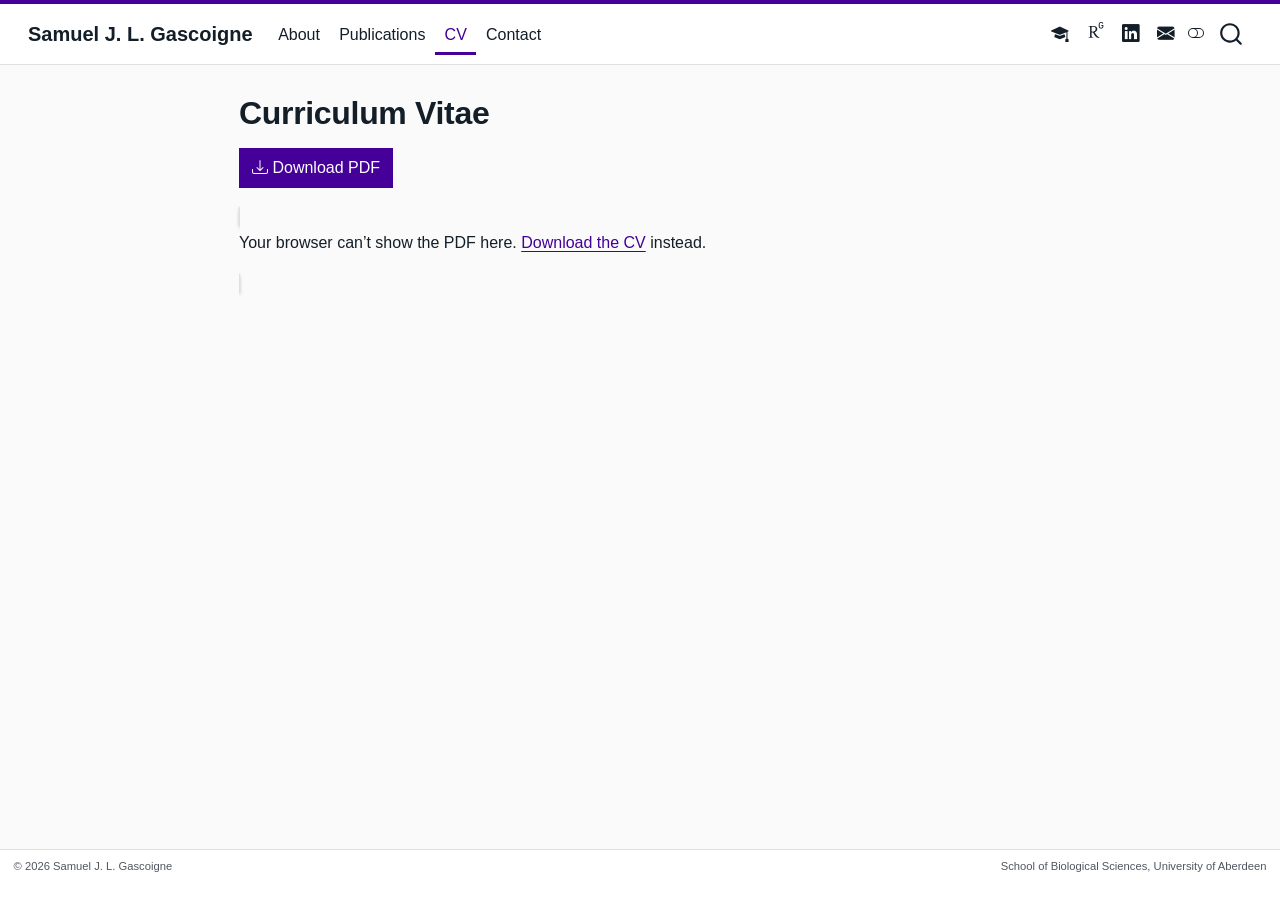
<file: docs/cv.html>
<!DOCTYPE html>
<html xmlns="http://www.w3.org/1999/xhtml" lang="en" xml:lang="en"><head>

<meta charset="utf-8">
<meta name="generator" content="quarto-1.9.38">

<meta name="viewport" content="width=device-width, initial-scale=1.0, user-scalable=yes">


<title>Curriculum Vitae – Samuel J. L. Gascoigne</title>
<style>
/* Default styles provided by pandoc.
** See https://pandoc.org/MANUAL.html#variables-for-html for config info.
*/
code{white-space: pre-wrap;}
span.smallcaps{font-variant: small-caps;}
div.columns{display: flex; gap: min(4vw, 1.5em);}
div.column{flex: auto; overflow-x: auto;}
div.hanging-indent{margin-left: 1.5em; text-indent: -1.5em;}
ul.task-list{list-style: none;}
ul.task-list li input[type="checkbox"] {
  width: 0.8em;
  margin: 0 0.8em 0.2em -1em; /* quarto-specific, see https://github.com/quarto-dev/quarto-cli/issues/4556 */ 
  vertical-align: middle;
}
</style>


<script src="site_libs/quarto-nav/quarto-nav.js"></script>
<script src="site_libs/quarto-nav/headroom.min.js"></script>
<script src="site_libs/clipboard/clipboard.min.js"></script>
<script src="site_libs/quarto-search/autocomplete.umd.js"></script>
<script src="site_libs/quarto-search/fuse.min.js"></script>
<script src="site_libs/quarto-search/quarto-search.js"></script>
<meta name="quarto:offset" content="./">
<script src="site_libs/quarto-html/quarto.js" type="module"></script>
<script src="site_libs/quarto-html/tabsets/tabsets.js" type="module"></script>
<script src="site_libs/quarto-html/popper.min.js"></script>
<script src="site_libs/quarto-html/tippy.umd.min.js"></script>
<script src="site_libs/quarto-html/anchor.min.js"></script>
<link href="site_libs/quarto-html/tippy.css" rel="stylesheet">
<link href="site_libs/quarto-html/quarto-syntax-highlighting-15634bcf2e68342d4ad2dfa704d543f6.css" rel="stylesheet" class="quarto-color-scheme" id="quarto-text-highlighting-styles">
<link href="site_libs/quarto-html/quarto-syntax-highlighting-dark-0a6b7249c26820e032cb0bd839ff02b1.css" rel="stylesheet" class="quarto-color-scheme quarto-color-alternate" id="quarto-text-highlighting-styles">
<link href="site_libs/quarto-html/quarto-syntax-highlighting-15634bcf2e68342d4ad2dfa704d543f6.css" rel="stylesheet" class="quarto-color-scheme-extra" id="quarto-text-highlighting-styles">
<script src="site_libs/bootstrap/bootstrap.min.js"></script>
<link href="site_libs/bootstrap/bootstrap-icons.css" rel="stylesheet">
<link href="site_libs/bootstrap/bootstrap-b6b786f0526619a5eb693b2f84f7fc36.min.css" rel="stylesheet" append-hash="true" class="quarto-color-scheme" id="quarto-bootstrap" data-mode="light">
<link href="site_libs/bootstrap/bootstrap-dark-0741469bf9aebf18b9f3e100cca4d98f.min.css" rel="stylesheet" append-hash="true" class="quarto-color-scheme quarto-color-alternate" id="quarto-bootstrap" data-mode="dark">
<link href="site_libs/bootstrap/bootstrap-b6b786f0526619a5eb693b2f84f7fc36.min.css" rel="stylesheet" append-hash="true" class="quarto-color-scheme-extra" id="quarto-bootstrap" data-mode="light">
<script id="quarto-search-options" type="application/json">{
  "location": "navbar",
  "copy-button": false,
  "collapse-after": 3,
  "panel-placement": "end",
  "type": "overlay",
  "limit": 50,
  "keyboard-shortcut": [
    "f",
    "/",
    "s"
  ],
  "show-item-context": false,
  "language": {
    "search-no-results-text": "No results",
    "search-matching-documents-text": "matching documents",
    "search-copy-link-title": "Copy link to search",
    "search-hide-matches-text": "Hide additional matches",
    "search-more-match-text": "more match in this document",
    "search-more-matches-text": "more matches in this document",
    "search-clear-button-title": "Clear",
    "search-text-placeholder": "",
    "search-detached-cancel-button-title": "Cancel",
    "search-submit-button-title": "Submit",
    "search-label": "Search"
  }
}</script>
<style>html{ scroll-behavior: smooth; }</style>


</head>

<body class="nav-fixed fullcontent quarto-light"><script id="quarto-html-before-body" type="application/javascript">
    const toggleBodyColorMode = (bsSheetEl) => {
      const mode = bsSheetEl.getAttribute("data-mode");
      const bodyEl = window.document.querySelector("body");
      if (mode === "dark") {
        bodyEl.classList.add("quarto-dark");
        bodyEl.classList.remove("quarto-light");
      } else {
        bodyEl.classList.add("quarto-light");
        bodyEl.classList.remove("quarto-dark");
      }
    }
    const toggleBodyColorPrimary = () => {
      const bsSheetEl = window.document.querySelector("link#quarto-bootstrap:not([rel=disabled-stylesheet])");
      if (bsSheetEl) {
        toggleBodyColorMode(bsSheetEl);
      }
    }
    const setColorSchemeToggle = (alternate) => {
      const toggles = window.document.querySelectorAll('.quarto-color-scheme-toggle');
      for (let i=0; i < toggles.length; i++) {
        const toggle = toggles[i];
        if (toggle) {
          if (alternate) {
            toggle.classList.add("alternate");
          } else {
            toggle.classList.remove("alternate");
          }
        }
      }
    };
    const toggleColorMode = (alternate) => {
      // Switch the stylesheets
      const primaryStylesheets = window.document.querySelectorAll('link.quarto-color-scheme:not(.quarto-color-alternate)');
      const alternateStylesheets = window.document.querySelectorAll('link.quarto-color-scheme.quarto-color-alternate');
      manageTransitions('#quarto-margin-sidebar .nav-link', false);
      if (alternate) {
        // note: dark is layered on light, we don't disable primary!
        enableStylesheet(alternateStylesheets);
        for (const sheetNode of alternateStylesheets) {
          if (sheetNode.id === "quarto-bootstrap") {
            toggleBodyColorMode(sheetNode);
          }
        }
      } else {
        disableStylesheet(alternateStylesheets);
        enableStylesheet(primaryStylesheets)
        toggleBodyColorPrimary();
      }
      manageTransitions('#quarto-margin-sidebar .nav-link', true);
      // Switch the toggles
      setColorSchemeToggle(alternate)
      // Hack to workaround the fact that safari doesn't
      // properly recolor the scrollbar when toggling (#1455)
      if (navigator.userAgent.indexOf('Safari') > 0 && navigator.userAgent.indexOf('Chrome') == -1) {
        manageTransitions("body", false);
        window.scrollTo(0, 1);
        setTimeout(() => {
          window.scrollTo(0, 0);
          manageTransitions("body", true);
        }, 40);
      }
    }
    const disableStylesheet = (stylesheets) => {
      for (let i=0; i < stylesheets.length; i++) {
        const stylesheet = stylesheets[i];
        stylesheet.rel = 'disabled-stylesheet';
      }
    }
    const enableStylesheet = (stylesheets) => {
      for (let i=0; i < stylesheets.length; i++) {
        const stylesheet = stylesheets[i];
        if(stylesheet.rel !== 'stylesheet') { // for Chrome, which will still FOUC without this check
          stylesheet.rel = 'stylesheet';
        }
      }
    }
    const manageTransitions = (selector, allowTransitions) => {
      const els = window.document.querySelectorAll(selector);
      for (let i=0; i < els.length; i++) {
        const el = els[i];
        if (allowTransitions) {
          el.classList.remove('notransition');
        } else {
          el.classList.add('notransition');
        }
      }
    }
    const isFileUrl = () => {
      return window.location.protocol === 'file:';
    }
    const hasAlternateSentinel = () => {
      let styleSentinel = getColorSchemeSentinel();
      if (styleSentinel !== null) {
        return styleSentinel === "alternate";
      } else {
        return false;
      }
    }
    const setStyleSentinel = (alternate) => {
      const value = alternate ? "alternate" : "default";
      if (!isFileUrl()) {
        window.localStorage.setItem("quarto-color-scheme", value);
      } else {
        localAlternateSentinel = value;
      }
    }
    const getColorSchemeSentinel = () => {
      if (!isFileUrl()) {
        const storageValue = window.localStorage.getItem("quarto-color-scheme");
        return storageValue != null ? storageValue : localAlternateSentinel;
      } else {
        return localAlternateSentinel;
      }
    }
    const toggleGiscusIfUsed = (isAlternate, darkModeDefault) => {
      const baseTheme = document.querySelector('#giscus-base-theme')?.value ?? 'light';
      const alternateTheme = document.querySelector('#giscus-alt-theme')?.value ?? 'dark';
      let newTheme = '';
      if(authorPrefersDark) {
        newTheme = isAlternate ? baseTheme : alternateTheme;
      } else {
        newTheme = isAlternate ? alternateTheme : baseTheme;
      }
      const changeGiscusTheme = () => {
        // From: https://github.com/giscus/giscus/issues/336
        const sendMessage = (message) => {
          const iframe = document.querySelector('iframe.giscus-frame');
          if (!iframe) return;
          iframe.contentWindow.postMessage({ giscus: message }, 'https://giscus.app');
        }
        sendMessage({
          setConfig: {
            theme: newTheme
          }
        });
      }
      const isGiscussLoaded = window.document.querySelector('iframe.giscus-frame') !== null;
      if (isGiscussLoaded) {
        changeGiscusTheme();
      }
    };
    const authorPrefersDark = false;
    const darkModeDefault = authorPrefersDark;
      document.querySelector('link#quarto-text-highlighting-styles.quarto-color-scheme-extra').rel = 'disabled-stylesheet';
      document.querySelector('link#quarto-bootstrap.quarto-color-scheme-extra').rel = 'disabled-stylesheet';
    let localAlternateSentinel = darkModeDefault ? 'alternate' : 'default';
    // Dark / light mode switch
    window.quartoToggleColorScheme = () => {
      // Read the current dark / light value
      let toAlternate = !hasAlternateSentinel();
      toggleColorMode(toAlternate);
      setStyleSentinel(toAlternate);
      toggleGiscusIfUsed(toAlternate, darkModeDefault);
      window.dispatchEvent(new Event('resize'));
    };
    // Switch to dark mode if need be
    if (hasAlternateSentinel()) {
      toggleColorMode(true);
    } else {
      toggleColorMode(false);
    }
  </script>

<div id="quarto-search-results"></div>
  <header id="quarto-header" class="headroom fixed-top">
    <nav class="navbar navbar-expand-lg " data-bs-theme="dark">
      <div class="navbar-container container-fluid">
      <div class="navbar-brand-container mx-auto">
    <a class="navbar-brand" href="./index.html">
    <span class="navbar-title">Samuel J. L. Gascoigne</span>
    </a>
  </div>
            <div id="quarto-search" class="" title="Search"></div>
          <button class="navbar-toggler" type="button" data-bs-toggle="collapse" data-bs-target="#navbarCollapse" aria-controls="navbarCollapse" role="menu" aria-expanded="false" aria-label="Toggle navigation" onclick="if (window.quartoToggleHeadroom) { window.quartoToggleHeadroom(); }">
  <span class="navbar-toggler-icon"></span>
</button>
          <div class="collapse navbar-collapse" id="navbarCollapse">
            <ul class="navbar-nav navbar-nav-scroll me-auto">
  <li class="nav-item">
    <a class="nav-link" href="./index.html"> 
<span class="menu-text">About</span></a>
  </li>  
  <li class="nav-item">
    <a class="nav-link" href="./publication.html"> 
<span class="menu-text">Publications</span></a>
  </li>  
  <li class="nav-item">
    <a class="nav-link active" href="./cv.html" aria-current="page"> 
<span class="menu-text">CV</span></a>
  </li>  
  <li class="nav-item">
    <a class="nav-link" href="./contact.html"> 
<span class="menu-text">Contact</span></a>
  </li>  
</ul>
            <ul class="navbar-nav navbar-nav-scroll ms-auto">
  <li class="nav-item compact">
    <a class="nav-link" href="https://scholar.google.com/citations?user=vQzYzlAAAAAJ&amp;hl=en"> <i class="bi bi-mortarboard-fill" role="img" aria-label="Google Scholar">
</i> 
<span class="menu-text"></span></a>
  </li>  
  <li class="nav-item">
    <a class="nav-link" href="https://www.researchgate.net/profile/Samuel-Gascoigne"> 
<span class="menu-text">ResearchGate</span></a>
  </li>  
  <li class="nav-item compact">
    <a class="nav-link" href="https://www.linkedin.com/in/samuel-gascoigne-5b3294219/"> <i class="bi bi-linkedin" role="img" aria-label="LinkedIn">
</i> 
<span class="menu-text"></span></a>
  </li>  
  <li class="nav-item compact">
    <a class="nav-link" href="mailto:samuel.gascoigne@abdn.ac.uk"> <i class="bi bi-envelope-fill" role="img" aria-label="Email">
</i> 
<span class="menu-text"></span></a>
  </li>  
</ul>
          </div> <!-- /navcollapse -->
            <div class="quarto-navbar-tools">
  <a href="" class="quarto-color-scheme-toggle quarto-navigation-tool  px-1" onclick="window.quartoToggleColorScheme(); return false;" title="Toggle dark mode"><i class="bi"></i></a>
</div>
      </div> <!-- /container-fluid -->
    </nav>
</header>
<!-- content -->
<div id="quarto-content" class="quarto-container page-columns page-rows-contents page-layout-article page-navbar">
<!-- sidebar -->
<!-- margin-sidebar -->
    
<!-- main -->
<main class="content" id="quarto-document-content">


<header id="title-block-header" class="quarto-title-block default">
<div class="quarto-title">
<h1 class="title">Curriculum Vitae</h1>
</div>



<div class="quarto-title-meta">

    
  
    
  </div>
  


</header>


<p><a href="CV/Gascoigne_CV.pdf" class="btn btn-primary" download=""><i class="bi bi-download"></i> Download PDF</a></p>
<object data="CV/Gascoigne_CV.pdf" type="application/pdf" class="cv-frame mt-3">
<p>
Your browser can’t show the PDF here. <a href="CV/Gascoigne_CV.pdf">Download the CV</a> instead.
</p>
</object>



</main> <!-- /main -->
<script id="quarto-html-after-body" type="application/javascript">
  window.document.addEventListener("DOMContentLoaded", function (event) {
    // Ensure there is a toggle, if there isn't float one in the top right
    if (window.document.querySelector('.quarto-color-scheme-toggle') === null) {
      const a = window.document.createElement('a');
      a.classList.add('top-right');
      a.classList.add('quarto-color-scheme-toggle');
      a.href = "";
      a.onclick = function() { try { window.quartoToggleColorScheme(); } catch {} return false; };
      const i = window.document.createElement("i");
      i.classList.add('bi');
      a.appendChild(i);
      window.document.body.appendChild(a);
    }
    setColorSchemeToggle(hasAlternateSentinel())
    const icon = "";
    const anchorJS = new window.AnchorJS();
    anchorJS.options = {
      placement: 'right',
      icon: icon
    };
    anchorJS.add('.anchored');
    const isCodeAnnotation = (el) => {
      for (const clz of el.classList) {
        if (clz.startsWith('code-annotation-')) {                     
          return true;
        }
      }
      return false;
    }
    const onCopySuccess = function(e) {
      // button target
      const button = e.trigger;
      // don't keep focus
      button.blur();
      // flash "checked"
      button.classList.add('code-copy-button-checked');
      var currentTitle = button.getAttribute("title");
      button.setAttribute("title", "Copied!");
      let tooltip;
      if (window.bootstrap) {
        button.setAttribute("data-bs-toggle", "tooltip");
        button.setAttribute("data-bs-placement", "left");
        button.setAttribute("data-bs-title", "Copied!");
        tooltip = new bootstrap.Tooltip(button, 
          { trigger: "manual", 
            customClass: "code-copy-button-tooltip",
            offset: [0, -8]});
        tooltip.show();    
      }
      setTimeout(function() {
        if (tooltip) {
          tooltip.hide();
          button.removeAttribute("data-bs-title");
          button.removeAttribute("data-bs-toggle");
          button.removeAttribute("data-bs-placement");
        }
        button.setAttribute("title", currentTitle);
        button.classList.remove('code-copy-button-checked');
      }, 1000);
      // clear code selection
      e.clearSelection();
    }
    const getTextToCopy = function(trigger) {
      const outerScaffold = trigger.parentElement.cloneNode(true);
      const codeEl = outerScaffold.querySelector('code');
      for (const childEl of codeEl.children) {
        if (isCodeAnnotation(childEl)) {
          childEl.remove();
        }
      }
      return codeEl.innerText;
    }
    const clipboard = new window.ClipboardJS('.code-copy-button:not([data-in-quarto-modal])', {
      text: getTextToCopy
    });
    clipboard.on('success', onCopySuccess);
    if (window.document.getElementById('quarto-embedded-source-code-modal')) {
      const clipboardModal = new window.ClipboardJS('.code-copy-button[data-in-quarto-modal]', {
        text: getTextToCopy,
        container: window.document.getElementById('quarto-embedded-source-code-modal')
      });
      clipboardModal.on('success', onCopySuccess);
    }
      var localhostRegex = new RegExp(/^(?:http|https):\/\/localhost\:?[0-9]*\//);
      var mailtoRegex = new RegExp(/^mailto:/);
        var filterRegex = new RegExp("https:\/\/samuelgascoigne\.github\.io\/website\/");
      var isInternal = (href) => {
          return filterRegex.test(href) || localhostRegex.test(href) || mailtoRegex.test(href);
      }
      // Inspect non-navigation links and adorn them if external
     var links = window.document.querySelectorAll('a[href]:not(.nav-link):not(.navbar-brand):not(.toc-action):not(.sidebar-link):not(.sidebar-item-toggle):not(.pagination-link):not(.no-external):not([aria-hidden]):not(.dropdown-item):not(.quarto-navigation-tool):not(.about-link)');
      for (var i=0; i<links.length; i++) {
        const link = links[i];
        if (!isInternal(link.href)) {
          // undo the damage that might have been done by quarto-nav.js in the case of
          // links that we want to consider external
          if (link.dataset.originalHref !== undefined) {
            link.href = link.dataset.originalHref;
          }
            // target, if specified
            link.setAttribute("target", "_blank");
            if (link.getAttribute("rel") === null) {
              link.setAttribute("rel", "noopener");
            }
        }
      }
    function tippyHover(el, contentFn, onTriggerFn, onUntriggerFn) {
      const config = {
        allowHTML: true,
        maxWidth: 500,
        delay: 100,
        arrow: false,
        appendTo: function(el) {
            return el.parentElement;
        },
        interactive: true,
        interactiveBorder: 10,
        theme: 'quarto',
        placement: 'bottom-start',
      };
      if (contentFn) {
        config.content = contentFn;
      }
      if (onTriggerFn) {
        config.onTrigger = onTriggerFn;
      }
      if (onUntriggerFn) {
        config.onUntrigger = onUntriggerFn;
      }
      window.tippy(el, config); 
    }
    const noterefs = window.document.querySelectorAll('a[role="doc-noteref"]');
    for (var i=0; i<noterefs.length; i++) {
      const ref = noterefs[i];
      tippyHover(ref, function() {
        // use id or data attribute instead here
        let href = ref.getAttribute('data-footnote-href') || ref.getAttribute('href');
        try { href = new URL(href).hash; } catch {}
        const id = href.replace(/^#\/?/, "");
        const note = window.document.getElementById(id);
        if (note) {
          return note.innerHTML;
        } else {
          return "";
        }
      });
    }
    const xrefs = window.document.querySelectorAll('a.quarto-xref');
    const processXRef = (id, note) => {
      // Strip column container classes
      const stripColumnClz = (el) => {
        el.classList.remove("page-full", "page-columns");
        if (el.children) {
          for (const child of el.children) {
            stripColumnClz(child);
          }
        }
      }
      stripColumnClz(note)
      if (id === null || id.startsWith('sec-')) {
        // Special case sections, only their first couple elements
        const container = document.createElement("div");
        if (note.children && note.children.length > 2) {
          container.appendChild(note.children[0].cloneNode(true));
          for (let i = 1; i < note.children.length; i++) {
            const child = note.children[i];
            if (child.tagName === "P" && child.innerText === "") {
              continue;
            } else {
              container.appendChild(child.cloneNode(true));
              break;
            }
          }
          if (window.Quarto?.typesetMath) {
            window.Quarto.typesetMath(container);
          }
          return container.innerHTML
        } else {
          if (window.Quarto?.typesetMath) {
            window.Quarto.typesetMath(note);
          }
          return note.innerHTML;
        }
      } else {
        // Remove any anchor links if they are present
        const anchorLink = note.querySelector('a.anchorjs-link');
        if (anchorLink) {
          anchorLink.remove();
        }
        if (window.Quarto?.typesetMath) {
          window.Quarto.typesetMath(note);
        }
        if (note.classList.contains("callout")) {
          return note.outerHTML;
        } else {
          return note.innerHTML;
        }
      }
    }
    for (var i=0; i<xrefs.length; i++) {
      const xref = xrefs[i];
      tippyHover(xref, undefined, function(instance) {
        instance.disable();
        let url = xref.getAttribute('href');
        let hash = undefined; 
        if (url.startsWith('#')) {
          hash = url;
        } else {
          try { hash = new URL(url).hash; } catch {}
        }
        if (hash) {
          const id = hash.replace(/^#\/?/, "");
          const note = window.document.getElementById(id);
          if (note !== null) {
            try {
              const html = processXRef(id, note.cloneNode(true));
              instance.setContent(html);
            } finally {
              instance.enable();
              instance.show();
            }
          } else {
            // See if we can fetch this
            fetch(url.split('#')[0])
            .then(res => res.text())
            .then(html => {
              const parser = new DOMParser();
              const htmlDoc = parser.parseFromString(html, "text/html");
              const note = htmlDoc.getElementById(id);
              if (note !== null) {
                const html = processXRef(id, note);
                instance.setContent(html);
              } 
            }).finally(() => {
              instance.enable();
              instance.show();
            });
          }
        } else {
          // See if we can fetch a full url (with no hash to target)
          // This is a special case and we should probably do some content thinning / targeting
          fetch(url)
          .then(res => res.text())
          .then(html => {
            const parser = new DOMParser();
            const htmlDoc = parser.parseFromString(html, "text/html");
            const note = htmlDoc.querySelector('main.content');
            if (note !== null) {
              // This should only happen for chapter cross references
              // (since there is no id in the URL)
              // remove the first header
              if (note.children.length > 0 && note.children[0].tagName === "HEADER") {
                note.children[0].remove();
              }
              const html = processXRef(null, note);
              instance.setContent(html);
            } 
          }).finally(() => {
            instance.enable();
            instance.show();
          });
        }
      }, function(instance) {
      });
    }
        let selectedAnnoteEl;
        const selectorForAnnotation = ( cell, annotation) => {
          let cellAttr = 'data-code-cell="' + cell + '"';
          let lineAttr = 'data-code-annotation="' +  annotation + '"';
          const selector = 'span[' + cellAttr + '][' + lineAttr + ']';
          return selector;
        }
        const selectCodeLines = (annoteEl) => {
          const doc = window.document;
          const targetCell = annoteEl.getAttribute("data-target-cell");
          const targetAnnotation = annoteEl.getAttribute("data-target-annotation");
          const annoteSpan = window.document.querySelector(selectorForAnnotation(targetCell, targetAnnotation));
          const lines = annoteSpan.getAttribute("data-code-lines").split(",");
          const lineIds = lines.map((line) => {
            return targetCell + "-" + line;
          })
          let top = null;
          let height = null;
          let parent = null;
          if (lineIds.length > 0) {
              //compute the position of the single el (top and bottom and make a div)
              const el = window.document.getElementById(lineIds[0]);
              top = el.offsetTop;
              height = el.offsetHeight;
              parent = el.parentElement.parentElement;
            if (lineIds.length > 1) {
              const lastEl = window.document.getElementById(lineIds[lineIds.length - 1]);
              const bottom = lastEl.offsetTop + lastEl.offsetHeight;
              height = bottom - top;
            }
            if (top !== null && height !== null && parent !== null) {
              // cook up a div (if necessary) and position it 
              let div = window.document.getElementById("code-annotation-line-highlight");
              if (div === null) {
                div = window.document.createElement("div");
                div.setAttribute("id", "code-annotation-line-highlight");
                div.style.position = 'absolute';
                parent.appendChild(div);
              }
              div.style.top = top - 2 + "px";
              div.style.height = height + 4 + "px";
              div.style.left = 0;
              let gutterDiv = window.document.getElementById("code-annotation-line-highlight-gutter");
              if (gutterDiv === null) {
                gutterDiv = window.document.createElement("div");
                gutterDiv.setAttribute("id", "code-annotation-line-highlight-gutter");
                gutterDiv.style.position = 'absolute';
                const codeCell = window.document.getElementById(targetCell);
                const gutter = codeCell.querySelector('.code-annotation-gutter');
                gutter.appendChild(gutterDiv);
              }
              gutterDiv.style.top = top - 2 + "px";
              gutterDiv.style.height = height + 4 + "px";
            }
            selectedAnnoteEl = annoteEl;
          }
        };
        const unselectCodeLines = () => {
          const elementsIds = ["code-annotation-line-highlight", "code-annotation-line-highlight-gutter"];
          elementsIds.forEach((elId) => {
            const div = window.document.getElementById(elId);
            if (div) {
              div.remove();
            }
          });
          selectedAnnoteEl = undefined;
        };
          // Handle positioning of the toggle
      window.addEventListener(
        "resize",
        throttle(() => {
          elRect = undefined;
          if (selectedAnnoteEl) {
            selectCodeLines(selectedAnnoteEl);
          }
        }, 10)
      );
      function throttle(fn, ms) {
      let throttle = false;
      let timer;
        return (...args) => {
          if(!throttle) { // first call gets through
              fn.apply(this, args);
              throttle = true;
          } else { // all the others get throttled
              if(timer) clearTimeout(timer); // cancel #2
              timer = setTimeout(() => {
                fn.apply(this, args);
                timer = throttle = false;
              }, ms);
          }
        };
      }
        // Attach click handler to the DT
        const annoteDls = window.document.querySelectorAll('dt[data-target-cell]');
        for (const annoteDlNode of annoteDls) {
          annoteDlNode.addEventListener('click', (event) => {
            const clickedEl = event.target;
            if (clickedEl !== selectedAnnoteEl) {
              unselectCodeLines();
              const activeEl = window.document.querySelector('dt[data-target-cell].code-annotation-active');
              if (activeEl) {
                activeEl.classList.remove('code-annotation-active');
              }
              selectCodeLines(clickedEl);
              clickedEl.classList.add('code-annotation-active');
            } else {
              // Unselect the line
              unselectCodeLines();
              clickedEl.classList.remove('code-annotation-active');
            }
          });
        }
    const findCites = (el) => {
      const parentEl = el.parentElement;
      if (parentEl) {
        const cites = parentEl.dataset.cites;
        if (cites) {
          return {
            el,
            cites: cites.split(' ')
          };
        } else {
          return findCites(el.parentElement)
        }
      } else {
        return undefined;
      }
    };
    var bibliorefs = window.document.querySelectorAll('a[role="doc-biblioref"]');
    for (var i=0; i<bibliorefs.length; i++) {
      const ref = bibliorefs[i];
      const citeInfo = findCites(ref);
      if (citeInfo) {
        tippyHover(citeInfo.el, function() {
          var popup = window.document.createElement('div');
          citeInfo.cites.forEach(function(cite) {
            var citeDiv = window.document.createElement('div');
            citeDiv.classList.add('hanging-indent');
            citeDiv.classList.add('csl-entry');
            var biblioDiv = window.document.getElementById('ref-' + cite);
            if (biblioDiv) {
              citeDiv.innerHTML = biblioDiv.innerHTML;
            }
            popup.appendChild(citeDiv);
          });
          return popup.innerHTML;
        });
      }
    }
  });
  </script>
</div> <!-- /content -->
<footer class="footer">
  <div class="nav-footer">
    <div class="nav-footer-left">
<p>© 2026 Samuel J. L. Gascoigne</p>
</div>   
    <div class="nav-footer-center">
      &nbsp;
    </div>
    <div class="nav-footer-right">
<p>School of Biological Sciences, University of Aberdeen</p>
</div>
  </div>
</footer>




<script src="site_libs/quarto-html/zenscroll-min.js"></script>
</body></html>
</file>
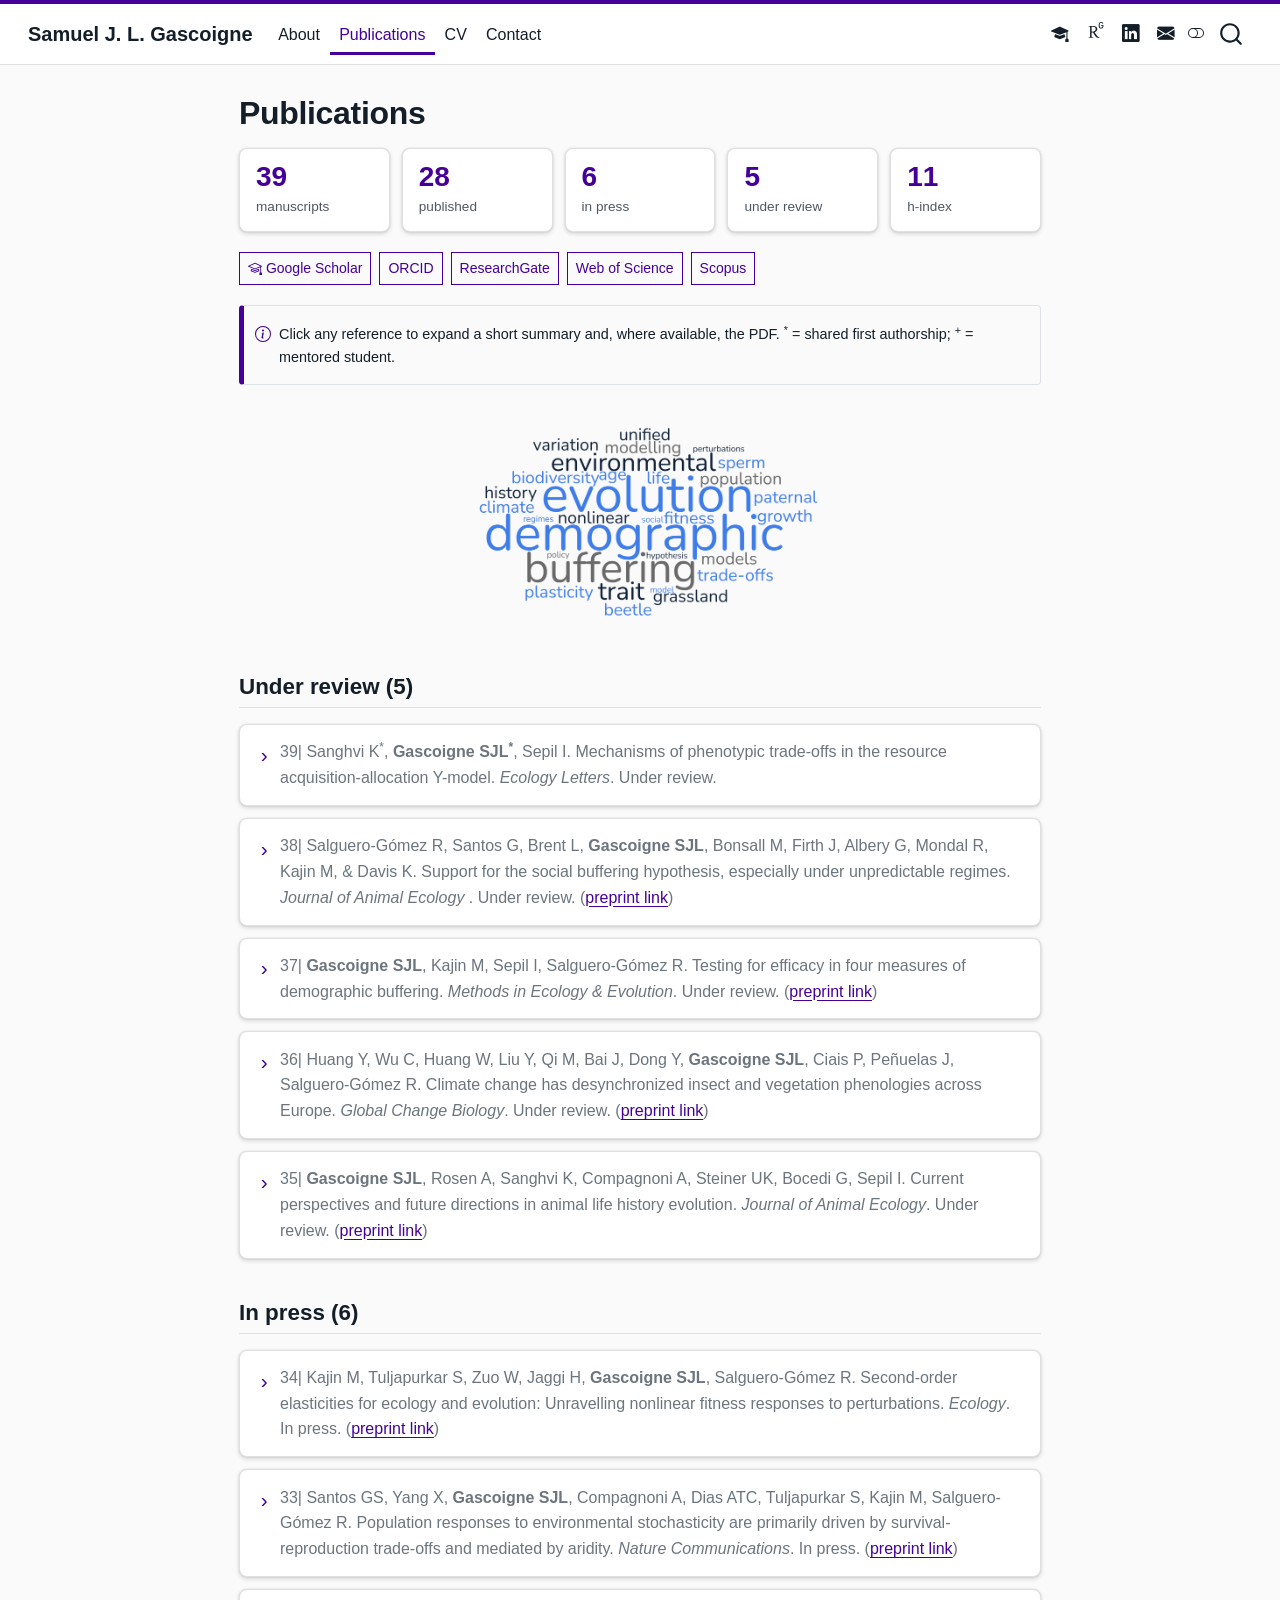
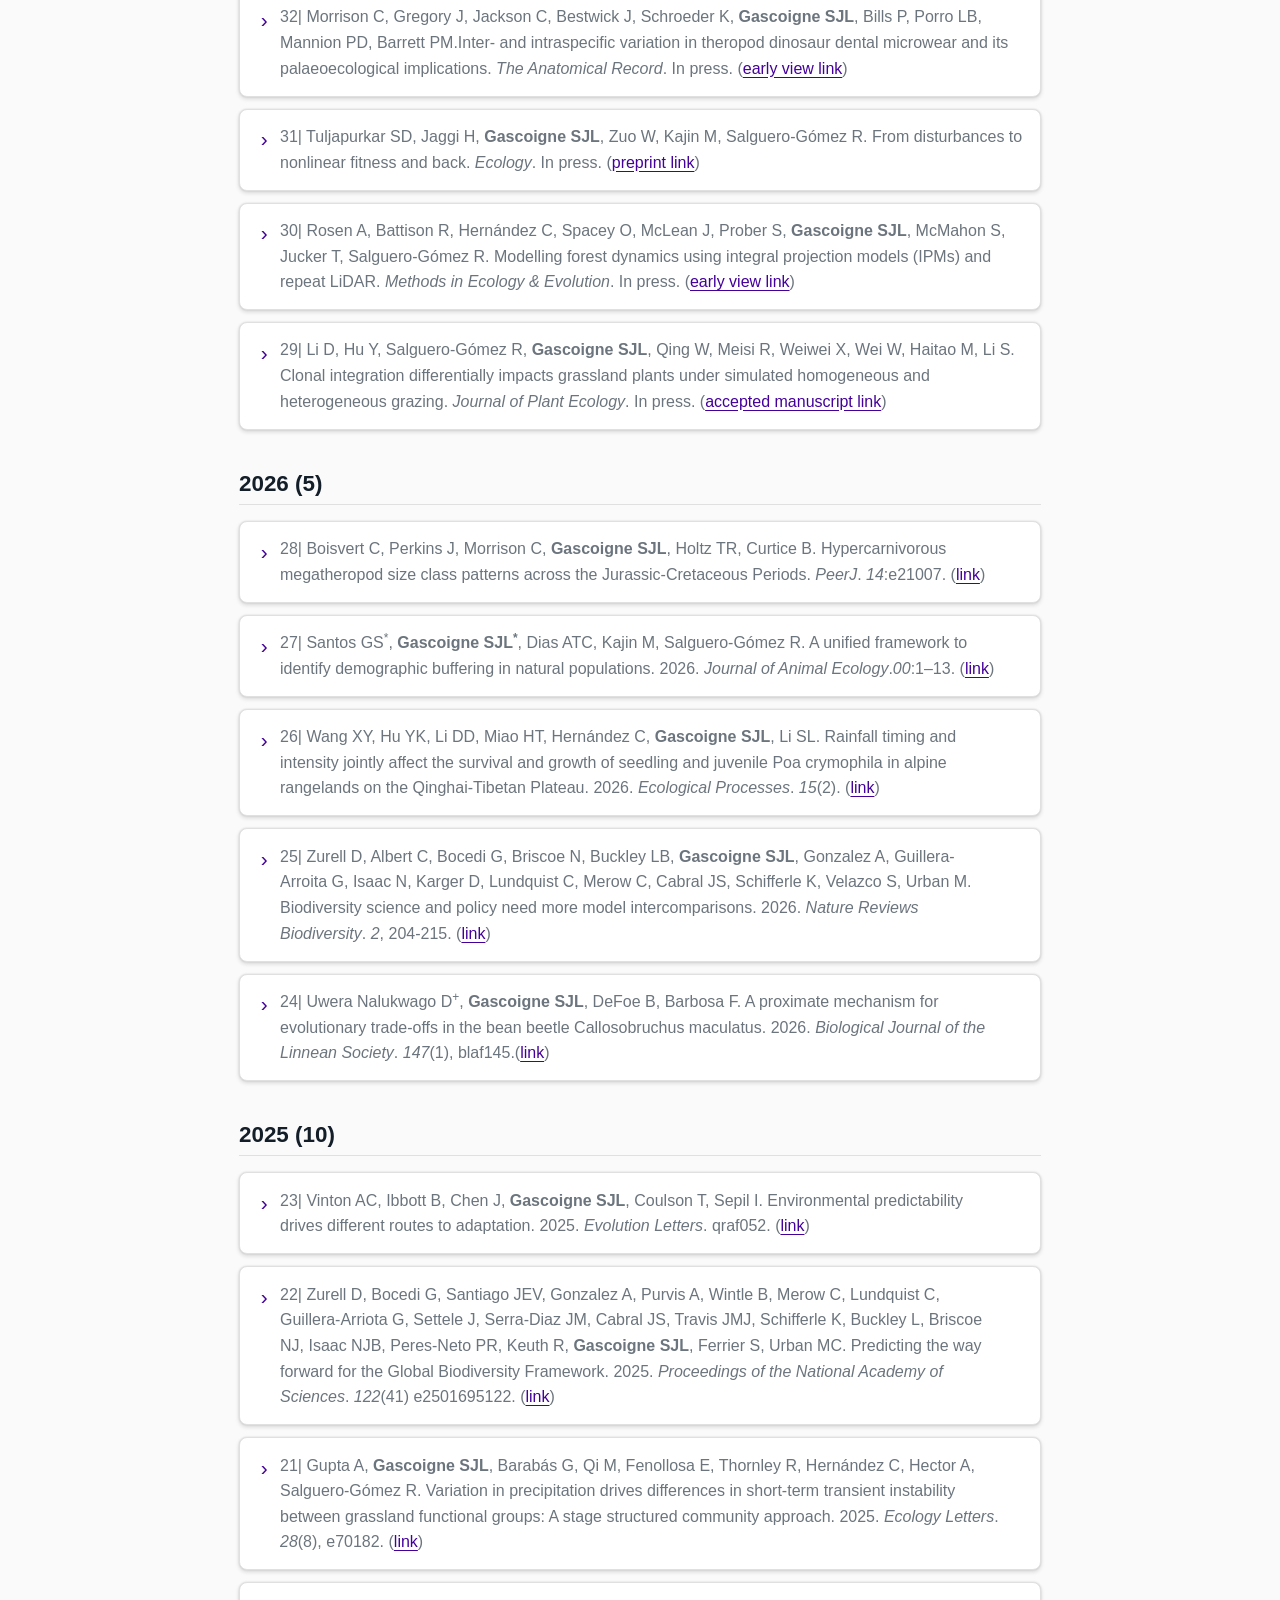
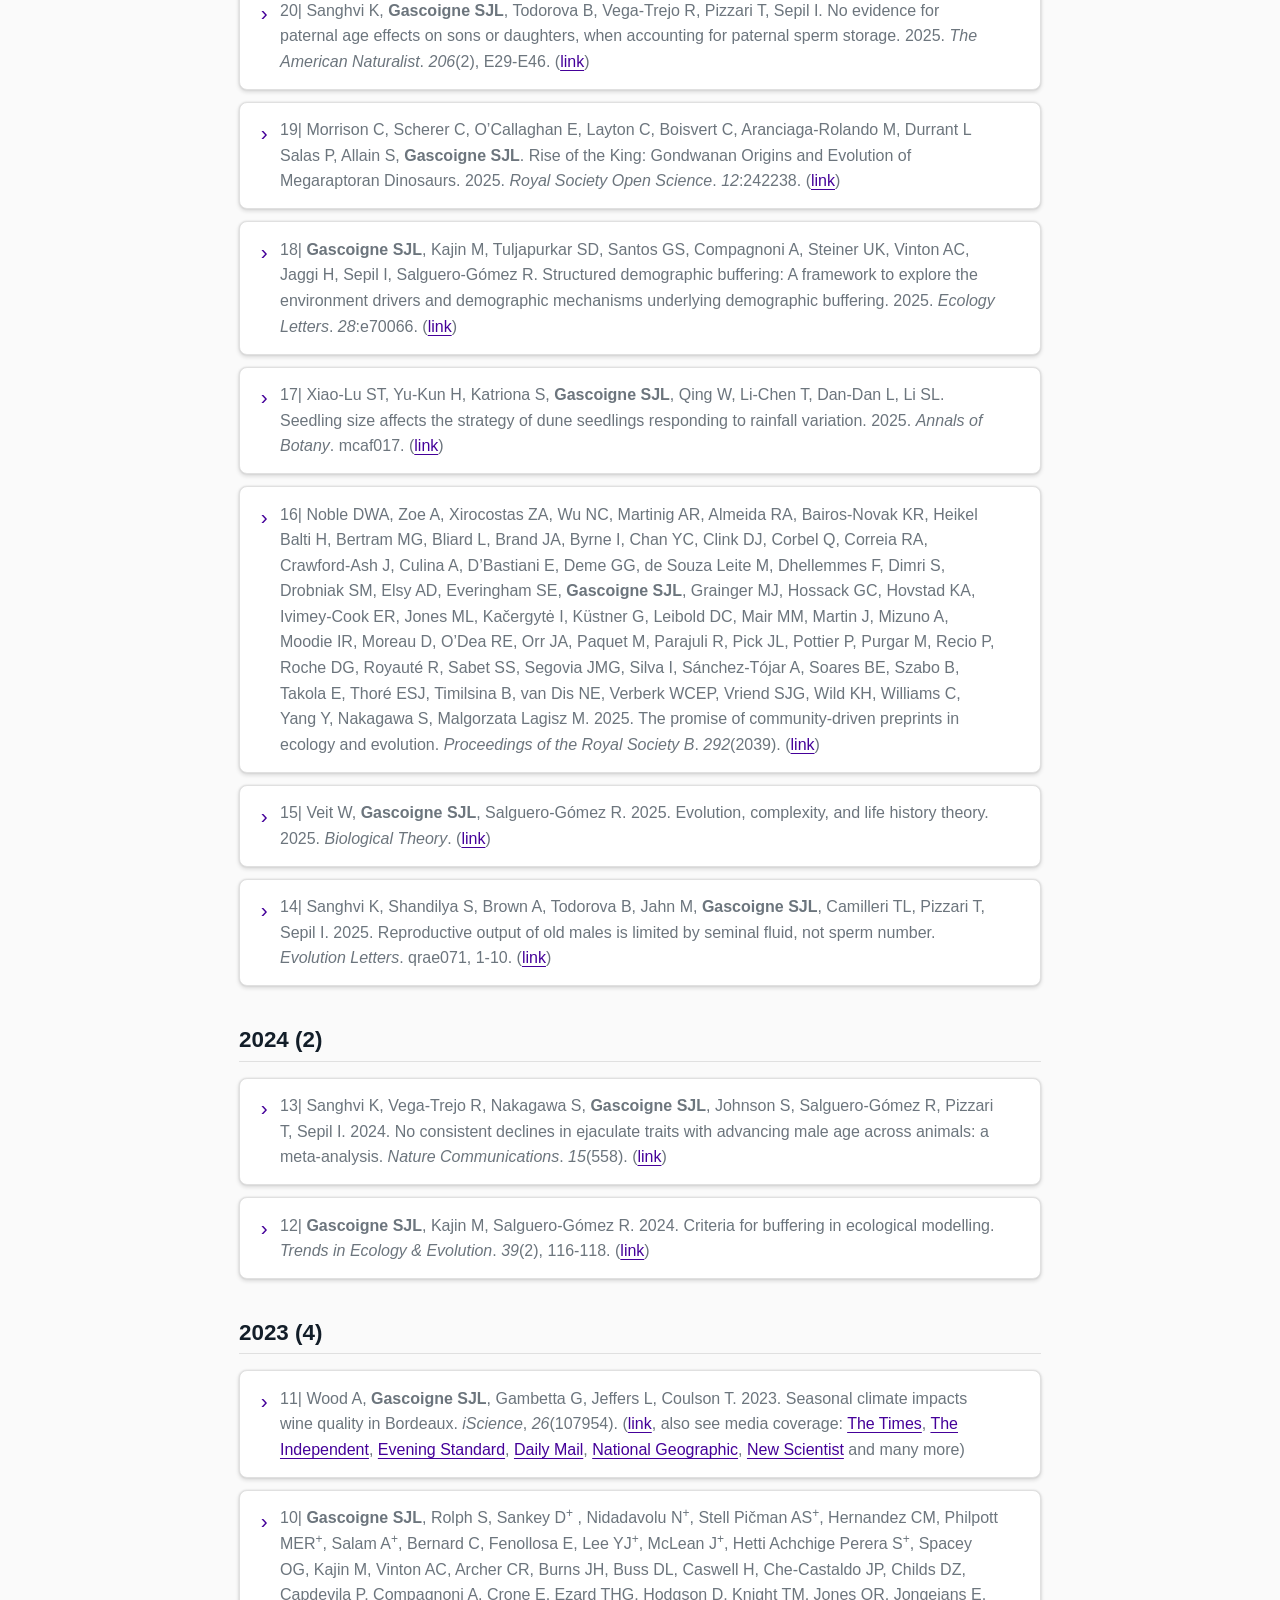
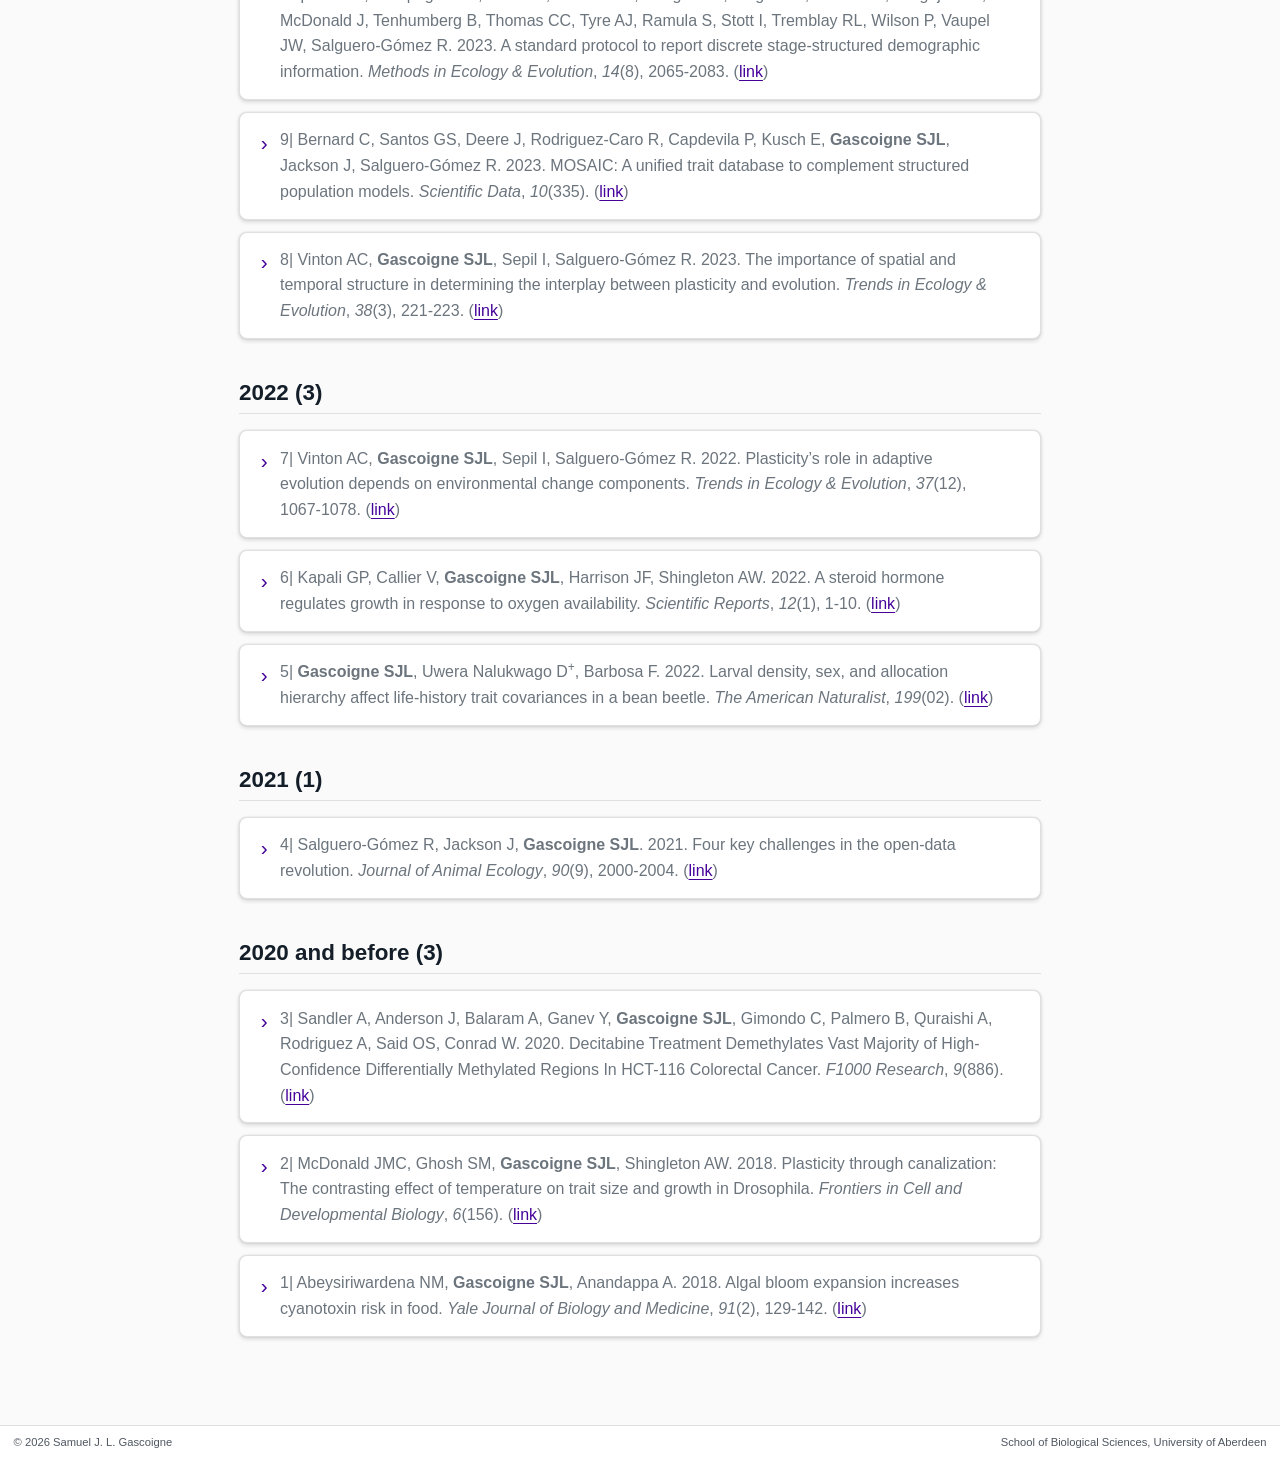
<file: docs/publication.html>
<!DOCTYPE html>
<html xmlns="http://www.w3.org/1999/xhtml" lang="en" xml:lang="en"><head>

<meta charset="utf-8">
<meta name="generator" content="quarto-1.9.38">

<meta name="viewport" content="width=device-width, initial-scale=1.0, user-scalable=yes">


<title>Publications – Samuel J. L. Gascoigne</title>
<style>
/* Default styles provided by pandoc.
** See https://pandoc.org/MANUAL.html#variables-for-html for config info.
*/
code{white-space: pre-wrap;}
span.smallcaps{font-variant: small-caps;}
div.columns{display: flex; gap: min(4vw, 1.5em);}
div.column{flex: auto; overflow-x: auto;}
div.hanging-indent{margin-left: 1.5em; text-indent: -1.5em;}
ul.task-list{list-style: none;}
ul.task-list li input[type="checkbox"] {
  width: 0.8em;
  margin: 0 0.8em 0.2em -1em; /* quarto-specific, see https://github.com/quarto-dev/quarto-cli/issues/4556 */ 
  vertical-align: middle;
}
</style>


<script src="site_libs/quarto-nav/quarto-nav.js"></script>
<script src="site_libs/quarto-nav/headroom.min.js"></script>
<script src="site_libs/clipboard/clipboard.min.js"></script>
<script src="site_libs/quarto-search/autocomplete.umd.js"></script>
<script src="site_libs/quarto-search/fuse.min.js"></script>
<script src="site_libs/quarto-search/quarto-search.js"></script>
<meta name="quarto:offset" content="./">
<script src="site_libs/quarto-html/quarto.js" type="module"></script>
<script src="site_libs/quarto-html/tabsets/tabsets.js" type="module"></script>
<script src="site_libs/quarto-html/popper.min.js"></script>
<script src="site_libs/quarto-html/tippy.umd.min.js"></script>
<script src="site_libs/quarto-html/anchor.min.js"></script>
<link href="site_libs/quarto-html/tippy.css" rel="stylesheet">
<link href="site_libs/quarto-html/quarto-syntax-highlighting-15634bcf2e68342d4ad2dfa704d543f6.css" rel="stylesheet" class="quarto-color-scheme" id="quarto-text-highlighting-styles">
<link href="site_libs/quarto-html/quarto-syntax-highlighting-dark-0a6b7249c26820e032cb0bd839ff02b1.css" rel="stylesheet" class="quarto-color-scheme quarto-color-alternate" id="quarto-text-highlighting-styles">
<link href="site_libs/quarto-html/quarto-syntax-highlighting-15634bcf2e68342d4ad2dfa704d543f6.css" rel="stylesheet" class="quarto-color-scheme-extra" id="quarto-text-highlighting-styles">
<script src="site_libs/bootstrap/bootstrap.min.js"></script>
<link href="site_libs/bootstrap/bootstrap-icons.css" rel="stylesheet">
<link href="site_libs/bootstrap/bootstrap-b6b786f0526619a5eb693b2f84f7fc36.min.css" rel="stylesheet" append-hash="true" class="quarto-color-scheme" id="quarto-bootstrap" data-mode="light">
<link href="site_libs/bootstrap/bootstrap-dark-0741469bf9aebf18b9f3e100cca4d98f.min.css" rel="stylesheet" append-hash="true" class="quarto-color-scheme quarto-color-alternate" id="quarto-bootstrap" data-mode="dark">
<link href="site_libs/bootstrap/bootstrap-b6b786f0526619a5eb693b2f84f7fc36.min.css" rel="stylesheet" append-hash="true" class="quarto-color-scheme-extra" id="quarto-bootstrap" data-mode="light">
<script id="quarto-search-options" type="application/json">{
  "location": "navbar",
  "copy-button": false,
  "collapse-after": 3,
  "panel-placement": "end",
  "type": "overlay",
  "limit": 50,
  "keyboard-shortcut": [
    "f",
    "/",
    "s"
  ],
  "show-item-context": false,
  "language": {
    "search-no-results-text": "No results",
    "search-matching-documents-text": "matching documents",
    "search-copy-link-title": "Copy link to search",
    "search-hide-matches-text": "Hide additional matches",
    "search-more-match-text": "more match in this document",
    "search-more-matches-text": "more matches in this document",
    "search-clear-button-title": "Clear",
    "search-text-placeholder": "",
    "search-detached-cancel-button-title": "Cancel",
    "search-submit-button-title": "Submit",
    "search-label": "Search"
  }
}</script>
<style>html{ scroll-behavior: smooth; }</style>


</head>

<body class="nav-fixed fullcontent quarto-light"><script id="quarto-html-before-body" type="application/javascript">
    const toggleBodyColorMode = (bsSheetEl) => {
      const mode = bsSheetEl.getAttribute("data-mode");
      const bodyEl = window.document.querySelector("body");
      if (mode === "dark") {
        bodyEl.classList.add("quarto-dark");
        bodyEl.classList.remove("quarto-light");
      } else {
        bodyEl.classList.add("quarto-light");
        bodyEl.classList.remove("quarto-dark");
      }
    }
    const toggleBodyColorPrimary = () => {
      const bsSheetEl = window.document.querySelector("link#quarto-bootstrap:not([rel=disabled-stylesheet])");
      if (bsSheetEl) {
        toggleBodyColorMode(bsSheetEl);
      }
    }
    const setColorSchemeToggle = (alternate) => {
      const toggles = window.document.querySelectorAll('.quarto-color-scheme-toggle');
      for (let i=0; i < toggles.length; i++) {
        const toggle = toggles[i];
        if (toggle) {
          if (alternate) {
            toggle.classList.add("alternate");
          } else {
            toggle.classList.remove("alternate");
          }
        }
      }
    };
    const toggleColorMode = (alternate) => {
      // Switch the stylesheets
      const primaryStylesheets = window.document.querySelectorAll('link.quarto-color-scheme:not(.quarto-color-alternate)');
      const alternateStylesheets = window.document.querySelectorAll('link.quarto-color-scheme.quarto-color-alternate');
      manageTransitions('#quarto-margin-sidebar .nav-link', false);
      if (alternate) {
        // note: dark is layered on light, we don't disable primary!
        enableStylesheet(alternateStylesheets);
        for (const sheetNode of alternateStylesheets) {
          if (sheetNode.id === "quarto-bootstrap") {
            toggleBodyColorMode(sheetNode);
          }
        }
      } else {
        disableStylesheet(alternateStylesheets);
        enableStylesheet(primaryStylesheets)
        toggleBodyColorPrimary();
      }
      manageTransitions('#quarto-margin-sidebar .nav-link', true);
      // Switch the toggles
      setColorSchemeToggle(alternate)
      // Hack to workaround the fact that safari doesn't
      // properly recolor the scrollbar when toggling (#1455)
      if (navigator.userAgent.indexOf('Safari') > 0 && navigator.userAgent.indexOf('Chrome') == -1) {
        manageTransitions("body", false);
        window.scrollTo(0, 1);
        setTimeout(() => {
          window.scrollTo(0, 0);
          manageTransitions("body", true);
        }, 40);
      }
    }
    const disableStylesheet = (stylesheets) => {
      for (let i=0; i < stylesheets.length; i++) {
        const stylesheet = stylesheets[i];
        stylesheet.rel = 'disabled-stylesheet';
      }
    }
    const enableStylesheet = (stylesheets) => {
      for (let i=0; i < stylesheets.length; i++) {
        const stylesheet = stylesheets[i];
        if(stylesheet.rel !== 'stylesheet') { // for Chrome, which will still FOUC without this check
          stylesheet.rel = 'stylesheet';
        }
      }
    }
    const manageTransitions = (selector, allowTransitions) => {
      const els = window.document.querySelectorAll(selector);
      for (let i=0; i < els.length; i++) {
        const el = els[i];
        if (allowTransitions) {
          el.classList.remove('notransition');
        } else {
          el.classList.add('notransition');
        }
      }
    }
    const isFileUrl = () => {
      return window.location.protocol === 'file:';
    }
    const hasAlternateSentinel = () => {
      let styleSentinel = getColorSchemeSentinel();
      if (styleSentinel !== null) {
        return styleSentinel === "alternate";
      } else {
        return false;
      }
    }
    const setStyleSentinel = (alternate) => {
      const value = alternate ? "alternate" : "default";
      if (!isFileUrl()) {
        window.localStorage.setItem("quarto-color-scheme", value);
      } else {
        localAlternateSentinel = value;
      }
    }
    const getColorSchemeSentinel = () => {
      if (!isFileUrl()) {
        const storageValue = window.localStorage.getItem("quarto-color-scheme");
        return storageValue != null ? storageValue : localAlternateSentinel;
      } else {
        return localAlternateSentinel;
      }
    }
    const toggleGiscusIfUsed = (isAlternate, darkModeDefault) => {
      const baseTheme = document.querySelector('#giscus-base-theme')?.value ?? 'light';
      const alternateTheme = document.querySelector('#giscus-alt-theme')?.value ?? 'dark';
      let newTheme = '';
      if(authorPrefersDark) {
        newTheme = isAlternate ? baseTheme : alternateTheme;
      } else {
        newTheme = isAlternate ? alternateTheme : baseTheme;
      }
      const changeGiscusTheme = () => {
        // From: https://github.com/giscus/giscus/issues/336
        const sendMessage = (message) => {
          const iframe = document.querySelector('iframe.giscus-frame');
          if (!iframe) return;
          iframe.contentWindow.postMessage({ giscus: message }, 'https://giscus.app');
        }
        sendMessage({
          setConfig: {
            theme: newTheme
          }
        });
      }
      const isGiscussLoaded = window.document.querySelector('iframe.giscus-frame') !== null;
      if (isGiscussLoaded) {
        changeGiscusTheme();
      }
    };
    const authorPrefersDark = false;
    const darkModeDefault = authorPrefersDark;
      document.querySelector('link#quarto-text-highlighting-styles.quarto-color-scheme-extra').rel = 'disabled-stylesheet';
      document.querySelector('link#quarto-bootstrap.quarto-color-scheme-extra').rel = 'disabled-stylesheet';
    let localAlternateSentinel = darkModeDefault ? 'alternate' : 'default';
    // Dark / light mode switch
    window.quartoToggleColorScheme = () => {
      // Read the current dark / light value
      let toAlternate = !hasAlternateSentinel();
      toggleColorMode(toAlternate);
      setStyleSentinel(toAlternate);
      toggleGiscusIfUsed(toAlternate, darkModeDefault);
      window.dispatchEvent(new Event('resize'));
    };
    // Switch to dark mode if need be
    if (hasAlternateSentinel()) {
      toggleColorMode(true);
    } else {
      toggleColorMode(false);
    }
  </script>

<div id="quarto-search-results"></div>
  <header id="quarto-header" class="headroom fixed-top">
    <nav class="navbar navbar-expand-lg " data-bs-theme="dark">
      <div class="navbar-container container-fluid">
      <div class="navbar-brand-container mx-auto">
    <a class="navbar-brand" href="./index.html">
    <span class="navbar-title">Samuel J. L. Gascoigne</span>
    </a>
  </div>
            <div id="quarto-search" class="" title="Search"></div>
          <button class="navbar-toggler" type="button" data-bs-toggle="collapse" data-bs-target="#navbarCollapse" aria-controls="navbarCollapse" role="menu" aria-expanded="false" aria-label="Toggle navigation" onclick="if (window.quartoToggleHeadroom) { window.quartoToggleHeadroom(); }">
  <span class="navbar-toggler-icon"></span>
</button>
          <div class="collapse navbar-collapse" id="navbarCollapse">
            <ul class="navbar-nav navbar-nav-scroll me-auto">
  <li class="nav-item">
    <a class="nav-link" href="./index.html"> 
<span class="menu-text">About</span></a>
  </li>  
  <li class="nav-item">
    <a class="nav-link active" href="./publication.html" aria-current="page"> 
<span class="menu-text">Publications</span></a>
  </li>  
  <li class="nav-item">
    <a class="nav-link" href="./cv.html"> 
<span class="menu-text">CV</span></a>
  </li>  
  <li class="nav-item">
    <a class="nav-link" href="./contact.html"> 
<span class="menu-text">Contact</span></a>
  </li>  
</ul>
            <ul class="navbar-nav navbar-nav-scroll ms-auto">
  <li class="nav-item compact">
    <a class="nav-link" href="https://scholar.google.com/citations?user=vQzYzlAAAAAJ&amp;hl=en"> <i class="bi bi-mortarboard-fill" role="img" aria-label="Google Scholar">
</i> 
<span class="menu-text"></span></a>
  </li>  
  <li class="nav-item">
    <a class="nav-link" href="https://www.researchgate.net/profile/Samuel-Gascoigne"> 
<span class="menu-text">ResearchGate</span></a>
  </li>  
  <li class="nav-item compact">
    <a class="nav-link" href="https://www.linkedin.com/in/samuel-gascoigne-5b3294219/"> <i class="bi bi-linkedin" role="img" aria-label="LinkedIn">
</i> 
<span class="menu-text"></span></a>
  </li>  
  <li class="nav-item compact">
    <a class="nav-link" href="mailto:samuel.gascoigne@abdn.ac.uk"> <i class="bi bi-envelope-fill" role="img" aria-label="Email">
</i> 
<span class="menu-text"></span></a>
  </li>  
</ul>
          </div> <!-- /navcollapse -->
            <div class="quarto-navbar-tools">
  <a href="" class="quarto-color-scheme-toggle quarto-navigation-tool  px-1" onclick="window.quartoToggleColorScheme(); return false;" title="Toggle dark mode"><i class="bi"></i></a>
</div>
      </div> <!-- /container-fluid -->
    </nav>
</header>
<!-- content -->
<div id="quarto-content" class="quarto-container page-columns page-rows-contents page-layout-article page-navbar">
<!-- sidebar -->
<!-- margin-sidebar -->
    
<!-- main -->
<main class="content" id="quarto-document-content">


<header id="title-block-header" class="quarto-title-block default">
<div class="quarto-title">
<h1 class="title">Publications</h1>
</div>



<div class="quarto-title-meta">

    
  
    
  </div>
  


</header>


<div class="stat-row">
<div class="stat">
<p><span class="stat-num">39</span> <span class="stat-label">manuscripts</span></p>
</div>
<div class="stat">
<p><span class="stat-num">28</span> <span class="stat-label">published</span></p>
</div>
<div class="stat">
<p><span class="stat-num">6</span> <span class="stat-label">in press</span></p>
</div>
<div class="stat">
<p><span class="stat-num">5</span> <span class="stat-label">under review</span></p>
</div>
<div class="stat">
<p><span class="stat-num">11</span> <span class="stat-label">h-index</span></p>
</div>
</div>
<div class="profile-links">
<p><a href="https://scholar.google.com/citations?user=vQzYzlAAAAAJ&amp;hl=en" class="btn btn-outline-primary btn-sm"><i class="bi bi-mortarboard"></i> Google Scholar</a> <a href="https://orcid.org/0000-0002-2984-1810" class="btn btn-outline-primary btn-sm">ORCID</a> <a href="https://www.researchgate.net/profile/Samuel-Gascoigne" class="btn btn-outline-primary btn-sm">ResearchGate</a> <a href="https://www.webofscience.com/wos/author/record/ITV-8261-2023" class="btn btn-outline-primary btn-sm">Web of Science</a> <a href="https://www.scopus.com/authid/detail.uri?authorId=57202744858&amp;origin=resultslist" class="btn btn-outline-primary btn-sm">Scopus</a></p>
</div>
<div class="callout callout-style-simple callout-note">
<div class="callout-body d-flex">
<div class="callout-icon-container">
<i class="callout-icon"></i>
</div>
<div class="callout-body-container">
<p>Click any reference to expand a short summary and, where available, the PDF. <sup>*</sup> = shared first authorship; <sup>+</sup> = mentored student.</p>
</div>
</div>
</div>
<div class="quarto-figure quarto-figure-center">
<figure class="figure">
<p><img src="images/wordcloud.png" class="img-fluid quarto-figure quarto-figure-center figure-img" alt="Word cloud of research topics" width="420"></p>
</figure>
</div>
<section id="under-review-5" class="level2">
<h2 class="anchored" data-anchor-id="under-review-5">Under review (5)</h2>
<div class="pub">
<details>
<summary>
<p>39| Sanghvi K<sup>*</sup>, <strong>Gascoigne SJL<sup>*</sup></strong>, Sepil I. Mechanisms of phenotypic trade-offs in the resource acquisition-allocation Y-model. <em>Ecology Letters</em>. Under review.</p>
</summary>
<p><span class="pub-summary"><em>Here, we introduce a new framework for hypothesizing phenotypic correlations from a Y-model paradigm using a ratio of coefficients of variation in resource acquisition and allocation.</em></span></p>
</details>
</div>
<div class="pub">
<details>
<summary>
<p>38| Salguero-Gómez R, Santos G, Brent L, <strong>Gascoigne SJL</strong>, Bonsall M, Firth J, Albery G, Mondal R, Kajin M, &amp; Davis K. Support for the social buffering hypothesis, especially under unpredictable regimes. <em>Journal of Animal Ecology</em> . Under review. (<a href="https://www.biorxiv.org/content/10.1101/2025.04.30.651380v2.abstract">preprint link</a>)</p>
</summary>
<p><span class="pub-summary"><em>Here, we combine two disparates areas of buffering in population biology - scoial buffering and demographic buffering. Specifically, we perform a comparative study of animal species that illustrates sociality positively correlates with a population’s ability to demographically buffer.</em></span></p>
</details>
</div>
<div class="pub">
<details>
<summary>
<p>37| <strong>Gascoigne SJL</strong>, Kajin M, Sepil I, Salguero-Gómez R. Testing for efficacy in four measures of demographic buffering. <em>Methods in Ecology &amp; Evolution</em>. Under review. (<a href="https://ecoevorxiv.org/repository/view/7207/">preprint link</a>)</p>
</summary>
<p><span class="pub-summary"><em>Here, we show how the summation of stochastic elasticities of variance is an effective measure of demographic buffering using four environmentally explicit integral projection models (IPMs) and a series of counterfactual simulations.</em></span></p>
<object data="publications/Gascoigne et al. 2024 Efficacy.pdf" type="application/pdf" width="100%" height="325px" class="pub-pdf">
</object>
</details>
</div>
<div class="pub">
<details>
<summary>
<p>36| Huang Y, Wu C, Huang W, Liu Y, Qi M, Bai J, Dong Y, <strong>Gascoigne SJL</strong>, Ciais P, Peñuelas J, Salguero-Gómez R. Climate change has desynchronized insect and vegetation phenologies across Europe. <em>Global Change Biology</em>. Under review. (<a href="https://www.biorxiv.org/content/10.1101/2023.12.11.571152v1.abstract">preprint link</a>)</p>
</summary>
<p><span class="pub-summary"><em>Here, we show how climate change is increasing the asynchrony of phenologies of plant and insect species across Europe. This asynchrony is structured across taxa, life history and well as latitude.</em></span></p>
<object data="publications/Huang et al. 2023.pdf" type="application/pdf" width="100%" height="325px" class="pub-pdf">
</object>
</details>
</div>
<div class="pub">
<details>
<summary>
<p>35| <strong>Gascoigne SJL</strong>, Rosen A, Sanghvi K, Compagnoni A, Steiner UK, Bocedi G, Sepil I. Current perspectives and future directions in animal life history evolution. <em>Journal of Animal Ecology</em>. Under review. (<a href="https://www.authorea.com/users/657075/articles/670780-current-perspectives-and-future-directions-in-animal-life-history-evolution">preprint link</a>)</p>
</summary>
<p><span class="pub-summary"><em>Here, we both review the current state of research in animal life history evolution and offer three new research programs that address specific gaps in knowledge.</em></span></p>
<p><object data="publications/Gascoigne et al. 2023 Current perspectives.pdf" type="application/pdf" width="100%" height="325px" class="pub-pdf"> </object></p>
</details>
</div>
</section>
<section id="in-press-6" class="level2">
<h2 class="anchored" data-anchor-id="in-press-6">In press (6)</h2>
<div class="pub">
<details>
<summary>
<p>34| Kajin M, Tuljapurkar S, Zuo W, Jaggi H, <strong>Gascoigne SJL</strong>, Salguero-Gómez R. Second-order elasticities for ecology and evolution: Unravelling nonlinear fitness responses to perturbations. <em>Ecology</em>. In press. (<a href="https://www.biorxiv.org/content/10.1101/2025.04.30.651456v1.abstract">preprint link</a>)</p>
</summary>
<p><span class="pub-summary"><em>Here, we summarize linear and non-linear approaches to calulating elasticities of population growth rate with respect to demographic rates.</em></span></p>
</details>
</div>
<div class="pub">
<details>
<summary>
<p>33| Santos GS, Yang X, <strong>Gascoigne SJL</strong>, Compagnoni A, Dias ATC, Tuljapurkar S, Kajin M, Salguero-Gómez R. Population responses to environmental stochasticity are primarily driven by survival-reproduction trade-offs and mediated by aridity. <em>Nature Communications</em>. In press. (<a href="https://www.biorxiv.org/content/10.1101/2024.07.24.604949v1">preprint link</a>)</p>
</summary>
<p><span class="pub-summary"><em>Our study builds on previous work using the summation of stochastic elasticities of variance. Here, we show demographic buffering is driven by life history trade-offs and degree of climate aridity.</em></span></p>
<object data="publications/Santos et al. 2024.pdf" type="application/pdf" width="100%" height="325px" class="pub-pdf">
</object>
</details>
</div>
<div class="pub">
<details>
<summary>
<p>32| Morrison C, Gregory J, Jackson C, Bestwick J, Schroeder K, <strong>Gascoigne SJL</strong>, Bills P, Porro LB, Mannion PD, Barrett PM.Inter- and intraspecific variation in theropod dinosaur dental microwear and its palaeoecological implications. <em>The Anatomical Record</em>. In press. (<a href="https://anatomypubs.onlinelibrary.wiley.com/doi/10.1002/ar.70170">early view link</a>)</p>
</summary>
<p><span class="pub-summary"><em>Here, we show the similarities and differences of microwear metrics from multiple teeth locations derived in theropod dinosaurs.</em></span></p>
</details>
</div>
<div class="pub">
<details>
<summary>
<p>31| Tuljapurkar SD, Jaggi H, <strong>Gascoigne SJL</strong>, Zuo W, Kajin M, Salguero-Gómez R. From disturbances to nonlinear fitness and back. <em>Ecology</em>. In press. (<a href="https://www.biorxiv.org/content/10.1101/2023.10.20.563360v2.abstract">preprint link</a>)</p>
</summary>
<p><span class="pub-summary"><em>Here, we identify an intimate relationship between the responses of structured populations to pulse and press disturbance and their associated second derivatives of with respect to demographic rates.</em></span></p>
<object data="publications/Tulja et al 2023.pdf" type="application/pdf" width="100%" height="325px" class="pub-pdf">
</object>
</details>
</div>
<div class="pub">
<details>
<summary>
<p>30| Rosen A, Battison R, Hernández C, Spacey O, McLean J, Prober S, <strong>Gascoigne SJL</strong>, McMahon S, Jucker T, Salguero-Gómez R. Modelling forest dynamics using integral projection models (IPMs) and repeat LiDAR. <em>Methods in Ecology &amp; Evolution</em>. In press. (<a href="https://zslpublications.onlinelibrary.wiley.com/doi/10.1002/rse2.70050">early view link</a>)</p>
</summary>
<p><span class="pub-summary"><em>Here, we demonstrate a pipeline for constructing structured population models, in the form of IPMs, from repeat LiDAR data for tree populations.</em></span></p>
<object data="publications/Rosen et al. 2025.pdf" type="application/pdf" width="100%" height="325px" class="pub-pdf">
</object>
</details>
</div>
<div class="pub">
<details>
<summary>
<p>29| Li D, Hu Y, Salguero-Gómez R, <strong>Gascoigne SJL</strong>, Qing W, Meisi R, Weiwei X, Wei W, Haitao M, Li S. Clonal integration differentially impacts grassland plants under simulated homogeneous and heterogeneous grazing. <em>Journal of Plant Ecology</em>. In press. (<a href="https://academic.oup.com/jpe/advance-article/doi/10.1093/jpe/rtaf212/8383743">accepted manuscript link</a>)</p>
</summary>
<p><span class="pub-summary"><em>Our study shows that clonal integration and heterogenous grazing behaviours can lead to increased productivity in a grassland species.</em></span></p>
</details>
</div>
</section>
<section id="section" class="level2">
<h2 class="anchored" data-anchor-id="section">2026 (5)</h2>
<div class="pub">
<details>
<summary>
<p>28| Boisvert C, Perkins J, Morrison C, <strong>Gascoigne SJL</strong>, Holtz TR, Curtice B. Hypercarnivorous megatheropod size class patterns across the Jurassic-Cretaceous Periods. <em>PeerJ</em>. <em>14</em>:e21007. (<a href="https://peerj.com/articles/21007/">link</a>)</p>
</summary>
<p><span class="pub-summary"><em>Here, we suggest that the distribution of size classes across five clades of hypercarnivorous megatheropods may have arisen through ecological mechanisms.</em></span></p>
</details>
<div class="pub-badges">
<p><span class="altmetric-embed" data-badge-popover="right" data-badge-type="donut" data-doi="10.7717/peerj.21007" data-hide-no-mentions="true"></span> <span class="__dimensions_badge_embed__" data-doi="10.7717/peerj.21007" data-style="small_circle"></span></p>
</div>
</div>
<div class="pub">
<details>
<summary>
<p>27| Santos GS<sup>*</sup>, <strong>Gascoigne SJL<sup>*</sup></strong>, Dias ATC, Kajin M, Salguero-Gómez R. A unified framework to identify demographic buffering in natural populations. 2026. <em>Journal of Animal Ecology</em>.<em>00</em>:1–13. (<a href="https://besjournals.onlinelibrary.wiley.com/doi/10.1111/1365-2656.70226">link</a>)</p>
</summary>
<p><span class="pub-summary"><em>Here, we propose a new framework for the quantification of demographic buffering in structured populations using stochastic elasticities and second-order derivatives of population growth rate with respect to demographic rates.</em></span></p>
</details>
<div class="pub-badges">
<p><span class="altmetric-embed" data-badge-popover="right" data-badge-type="donut" data-doi="10.1111/1365-2656.70226" data-hide-no-mentions="true"></span> <span class="__dimensions_badge_embed__" data-doi="10.1111/1365-2656.70226" data-style="small_circle"></span></p>
</div>
</div>
<div class="pub">
<details>
<summary>
<p>26| Wang XY, Hu YK, Li DD, Miao HT, Hernández C, <strong>Gascoigne SJL</strong>, Li SL. Rainfall timing and intensity jointly affect the survival and growth of seedling and juvenile Poa crymophila in alpine rangelands on the Qinghai-Tibetan Plateau. 2026. <em>Ecological Processes</em>. <em>15</em>(2). (<a href="https://link.springer.com/article/10.1186/s13717-026-00671-y">link</a>)</p>
</summary>
<p><span class="pub-summary"><em>Summary to come.</em></span></p>
</details>
<div class="pub-badges">
<p><span class="altmetric-embed" data-badge-popover="right" data-badge-type="donut" data-doi="10.1186/s13717-026-00671-y" data-hide-no-mentions="true"></span> <span class="__dimensions_badge_embed__" data-doi="10.1186/s13717-026-00671-y" data-style="small_circle"></span></p>
</div>
</div>
<div class="pub">
<details>
<summary>
<p>25| Zurell D, Albert C, Bocedi G, Briscoe N, Buckley LB, <strong>Gascoigne SJL</strong>, Gonzalez A, Guillera-Arroita G, Isaac N, Karger D, Lundquist C, Merow C, Cabral JS, Schifferle K, Velazco S, Urban M. Biodiversity science and policy need more model intercomparisons. 2026. <em>Nature Reviews Biodiversity</em>. <em>2</em>, 204-215. (<a href="https://www.nature.com/articles/s44358-026-00134-4">link</a>)</p>
</summary>
<p><span class="pub-summary"><em>Here, we suggest identify a key gap in our ability to forecast biodiversity in the Anthropocene. Specifically, we argue that models implicitly bias forcasts and, just as intercomparisons improved climate projections, model intercomparisons are vital for effective biodiverstiy forecasts.</em></span></p>
</details>
<div class="pub-badges">
<p><span class="altmetric-embed" data-badge-popover="right" data-badge-type="donut" data-doi="10.1038/s44358-026-00134-4" data-hide-no-mentions="true"></span> <span class="__dimensions_badge_embed__" data-doi="10.1038/s44358-026-00134-4" data-style="small_circle"></span></p>
</div>
</div>
<div class="pub">
<details>
<summary>
<p>24| Uwera Nalukwago D<sup>+</sup>, <strong>Gascoigne SJL</strong>, DeFoe B, Barbosa F. A proximate mechanism for evolutionary trade-offs in the bean beetle Callosobruchus maculatus. 2026. <em>Biological Journal of the Linnean Society</em>. <em>147</em>(1), blaf145.(<a href="https://academic.oup.com/biolinnean/article/147/1/blaf145/8422494">link</a>)</p>
</summary>
<p><span class="pub-summary"><em>Here, we show how juvenile hormone underlies the generation of density-dependent dispersal morph generation in the bean beetle, Callosobruchus maculatus.</em></span></p>
</details>
<div class="pub-badges">
<p><span class="altmetric-embed" data-badge-popover="right" data-badge-type="donut" data-doi="10.1093/biolinnean/blaf145" data-hide-no-mentions="true"></span> <span class="__dimensions_badge_embed__" data-doi="10.1093/biolinnean/blaf145" data-style="small_circle"></span></p>
</div>
</div>
</section>
<section id="section-1" class="level2">
<h2 class="anchored" data-anchor-id="section-1">2025 (10)</h2>
<div class="pub">
<details>
<summary>
<p>23| Vinton AC, Ibbott B, Chen J, <strong>Gascoigne SJL</strong>, Coulson T, Sepil I. Environmental predictability drives different routes to adaptation. 2025. <em>Evolution Letters</em>. qraf052. (<a href="https://academic.oup.com/evlett/article/10/2/173/8407546">link</a>)</p>
</summary>
<p><span class="pub-summary"><em>Through a high throughput evolution experiment using Drosophila melanogaster, we demonstrate the role of environmental predictability in life history evolution trajectories across generations.</em></span></p>
<object data="publications/Vinton et al. 2025.pdf" type="application/pdf" width="100%" height="325px" class="pub-pdf">
</object>
</details>
<div class="pub-badges">
<p><span class="altmetric-embed" data-badge-popover="right" data-badge-type="donut" data-doi="10.1093/evlett/qraf052" data-hide-no-mentions="true"></span> <span class="__dimensions_badge_embed__" data-doi="10.1093/evlett/qraf052" data-style="small_circle"></span></p>
</div>
</div>
<div class="pub">
<details>
<summary>
<p>22| Zurell D, Bocedi G, Santiago JEV, Gonzalez A, Purvis A, Wintle B, Merow C, Lundquist C, Guillera-Arriota G, Settele J, Serra-Diaz JM, Cabral JS, Travis JMJ, Schifferle K, Buckley L, Briscoe NJ, Isaac NJB, Peres-Neto PR, Keuth R, <strong>Gascoigne SJL</strong>, Ferrier S, Urban MC. Predicting the way forward for the Global Biodiversity Framework. 2025. <em>Proceedings of the National Academy of Sciences</em>. <em>122</em>(41) e2501695122. (<a href="https://www.pnas.org/doi/abs/10.1073/pnas.2501695122">link</a>)</p>
</summary>
<p><span class="pub-summary"><em>Here, we make a pitch for the introduction of predictive modelling as a key component for the coordination and facilitation of the goals set in the Kunming-Montreal Global Biodiversity Framework.</em></span></p>
<object data="publications/Zurell et al. 2025.pdf" type="application/pdf" width="100%" height="325px" class="pub-pdf">
</object>
</details>
<div class="pub-badges">
<p><span class="altmetric-embed" data-badge-popover="right" data-badge-type="donut" data-doi="10.1073/pnas.2501695122" data-hide-no-mentions="true"></span> <span class="__dimensions_badge_embed__" data-doi="10.1073/pnas.2501695122" data-style="small_circle"></span></p>
</div>
</div>
<div class="pub">
<details>
<summary>
<p>21| Gupta A, <strong>Gascoigne SJL</strong>, Barabás G, Qi M, Fenollosa E, Thornley R, Hernández C, Hector A, Salguero-Gómez R. Variation in precipitation drives differences in short-term transient instability between grassland functional groups: A stage structured community approach. 2025. <em>Ecology Letters</em>. <em>28</em>(8), e70182. (<a href="https://onlinelibrary.wiley.com/doi/full/10.1111/ele.70182">link</a>)</p>
</summary>
<p><span class="pub-summary"><em>Our study shows how precipitation can lead to transient instability in grassland communities.</em></span></p>
<object data="publications/Gupta et al. 2025.pdf" type="application/pdf" width="100%" height="325px" class="pub-pdf">
</object>
</details>
<div class="pub-badges">
<p><span class="altmetric-embed" data-badge-popover="right" data-badge-type="donut" data-doi="10.1111/ele.70182" data-hide-no-mentions="true"></span> <span class="__dimensions_badge_embed__" data-doi="10.1111/ele.70182" data-style="small_circle"></span></p>
</div>
</div>
<div class="pub">
<details>
<summary>
<p>20| Sanghvi K, <strong>Gascoigne SJL</strong>, Todorova B, Vega-Trejo R, Pizzari T, Sepil I. No evidence for paternal age effects on sons or daughters, when accounting for paternal sperm storage. 2025. <em>The American Naturalist</em>. <em>206</em>(2), E29-E46. (<a href="https://www.journals.uchicago.edu/doi/full/10.1086/736479">link</a>)</p>
</summary>
<p><span class="pub-summary"><em>Our study implicates sperm age as a primary driver of male age related declines in sperm performance in Drosophila melanogaster.</em></span></p>
<object data="publications/Sanghvi et al. 2024 sperm age.pdf" type="application/pdf" width="100%" height="325px" class="pub-pdf">
</object>
</details>
<div class="pub-badges">
<p><span class="altmetric-embed" data-badge-popover="right" data-badge-type="donut" data-doi="10.1086/736479" data-hide-no-mentions="true"></span> <span class="__dimensions_badge_embed__" data-doi="10.1086/736479" data-style="small_circle"></span></p>
</div>
</div>
<div class="pub">
<details>
<summary>
<p>19| Morrison C, Scherer C, O’Callaghan E, Layton C, Boisvert C, Aranciaga-Rolando M, Durrant L Salas P, Allain S, <strong>Gascoigne SJL</strong>. Rise of the King: Gondwanan Origins and Evolution of Megaraptoran Dinosaurs. 2025. <em>Royal Society Open Science</em>. <em>12</em>:242238. (<a href="https://royalsocietypublishing.org/doi/full/10.1098/rsos.242238">link</a>)</p>
</summary>
<p><span class="pub-summary"><em>Using biogeographic models, we show Megaraptorans may have had a cosmopolitan distribution prior to the splitting of Laurasia and Gondwana. Also, gigantism in these clades may be associated with climatic shifts in the Late Cretaceous.</em></span></p>
<object data="publications/Morrison et al. 2025.pdf" type="application/pdf" width="100%" height="325px" class="pub-pdf">
</object>
</details>
<div class="pub-badges">
<p><span class="altmetric-embed" data-badge-popover="right" data-badge-type="donut" data-doi="10.1098/rsos.242238" data-hide-no-mentions="true"></span> <span class="__dimensions_badge_embed__" data-doi="10.1098/rsos.242238" data-style="small_circle"></span></p>
</div>
</div>
<div class="pub">
<details>
<summary>
<p>18| <strong>Gascoigne SJL</strong>, Kajin M, Tuljapurkar SD, Santos GS, Compagnoni A, Steiner UK, Vinton AC, Jaggi H, Sepil I, Salguero-Gómez R. Structured demographic buffering: A framework to explore the environment drivers and demographic mechanisms underlying demographic buffering. 2025. <em>Ecology Letters</em>. <em>28</em>:e70066. (<a href="https://onlinelibrary.wiley.com/doi/full/10.1111/ele.70066">link</a>)</p>
</summary>
<p><span class="pub-summary"><em>Here, we use environment stochastic integral projection models to show how environment components impact demographic buffering by different mechanisms.</em></span></p>
<p><object data="publications/Gascoigne et al. 2025 Structured demographic buffering.pdf" type="application/pdf" width="100%" height="325px" class="pub-pdf"> </object></p>
</details>
<div class="pub-badges">
<p><span class="altmetric-embed" data-badge-popover="right" data-badge-type="donut" data-doi="10.1111/ele.70066" data-hide-no-mentions="true"></span> <span class="__dimensions_badge_embed__" data-doi="10.1111/ele.70066" data-style="small_circle"></span></p>
</div>
</div>
<div class="pub">
<details>
<summary>
<p>17| Xiao-Lu ST, Yu-Kun H, Katriona S, <strong>Gascoigne SJL</strong>, Qing W, Li-Chen T, Dan-Dan L, Li SL. Seedling size affects the strategy of dune seedlings responding to rainfall variation. 2025. <em>Annals of Botany</em>. mcaf017. (<a href="https://academic.oup.com/aob/advance-article/doi/10.1093/aob/mcaf017/8005844?login=true">link</a>)</p>
</summary>
<p><span class="pub-summary"><em>Our study demonstrates that germination timing may strongly affect the responses of seedlings to rainfall variation, suggesting that plants with flexible germination timing may better adapt to rainfall fluctuations, and thus more suitable for desert vegetation restoration under climate change. </em></span></p>
</details>
<div class="pub-badges">
<p><span class="altmetric-embed" data-badge-popover="right" data-badge-type="donut" data-doi="10.1093/aob/mcaf017" data-hide-no-mentions="true"></span> <span class="__dimensions_badge_embed__" data-doi="10.1093/aob/mcaf017" data-style="small_circle"></span></p>
</div>
</div>
<div class="pub">
<details>
<summary>
<p>16| Noble DWA, Zoe A, Xirocostas ZA, Wu NC, Martinig AR, Almeida RA, Bairos-Novak KR, Heikel Balti H, Bertram MG, Bliard L, Brand JA, Byrne I, Chan YC, Clink DJ, Corbel Q, Correia RA, Crawford-Ash J, Culina A, D’Bastiani E, Deme GG, de Souza Leite M, Dhellemmes F, Dimri S, Drobniak SM, Elsy AD, Everingham SE, <strong>Gascoigne SJL</strong>, Grainger MJ, Hossack GC, Hovstad KA, Ivimey-Cook ER, Jones ML, Kačergytė I, Küstner G, Leibold DC, Mair MM, Martin J, Mizuno A, Moodie IR, Moreau D, O’Dea RE, Orr JA, Paquet M, Parajuli R, Pick JL, Pottier P, Purgar M, Recio P, Roche DG, Royauté R, Sabet SS, Segovia JMG, Silva I, Sánchez-Tójar A, Soares BE, Szabo B, Takola E, Thoré ESJ, Timilsina B, van Dis NE, Verberk WCEP, Vriend SJG, Wild KH, Williams C, Yang Y, Nakagawa S, Malgorzata Lagisz M. 2025. The promise of community-driven preprints in ecology and evolution. <em>Proceedings of the Royal Society B</em>. <em>292</em>(2039). (<a href="https://royalsocietypublishing.org/doi/10.1098/rspb.2024.1487#d1e3050">link</a>)</p>
</summary>
<p><span class="pub-summary"><em>Here, we explore the first preprints uploaded to EcoEvoRxiv to characterise preprint practices in ecology and evolution.</em></span></p>
<object data="publications/Noble et al. 2025.pdf" type="application/pdf" width="100%" height="325px" class="pub-pdf">
</object>
</details>
<div class="pub-badges">
<p><span class="altmetric-embed" data-badge-popover="right" data-badge-type="donut" data-doi="10.1098/rspb.2024.1487" data-hide-no-mentions="true"></span> <span class="__dimensions_badge_embed__" data-doi="10.1098/rspb.2024.1487" data-style="small_circle"></span></p>
</div>
</div>
<div class="pub">
<details>
<summary>
<p>15| Veit W, <strong>Gascoigne SJL</strong>, Salguero-Gómez R. 2025. Evolution, complexity, and life history theory. 2025. <em>Biological Theory</em>. (<a href="https://doi.org/10.1007/s13752-024-00487-z">link</a>)</p>
</summary>
<p><span class="pub-summary"><em>Here, we begin the philosophical argument for a new approach to quantify life history complexity in structured population models.</em></span></p>
<p><object data="publications/Veit et al. 2025.pdf" type="application/pdf" width="100%" height="325px" class="pub-pdf"> </object></p>
</details>
<div class="pub-badges">
<p><span class="altmetric-embed" data-badge-popover="right" data-badge-type="donut" data-doi="10.1007/s13752-024-00487-z" data-hide-no-mentions="true"></span> <span class="__dimensions_badge_embed__" data-doi="10.1007/s13752-024-00487-z" data-style="small_circle"></span></p>
</div>
</div>
<div class="pub">
<details>
<summary>
<p>14| Sanghvi K, Shandilya S, Brown A, Todorova B, Jahn M, <strong>Gascoigne SJL</strong>, Camilleri TL, Pizzari T, Sepil I. 2025. Reproductive output of old males is limited by seminal fluid, not sperm number. <em>Evolution Letters</em>. qrae071, 1-10. (<a href="https://academic.oup.com/evlett/advance-article/doi/10.1093/evlett/qrae071/7943589">link</a>)</p>
</summary>
<p><span class="pub-summary"><em>Our study demonstrates that seminal fluid is the limiting resource for multiple mating males - not sperm number.</em></span></p>
<object data="publications/Sanghvi et al. 2025.pdf" type="application/pdf" width="100%" height="325px" class="pub-pdf">
</object>
</details>
<div class="pub-badges">
<p><span class="altmetric-embed" data-badge-popover="right" data-badge-type="donut" data-doi="10.1093/evlett/qrae071" data-hide-no-mentions="true"></span> <span class="__dimensions_badge_embed__" data-doi="10.1093/evlett/qrae071" data-style="small_circle"></span></p>
</div>
</div>
</section>
<section id="section-2" class="level2">
<h2 class="anchored" data-anchor-id="section-2">2024 (2)</h2>
<div class="pub">
<details>
<summary>
<p>13| Sanghvi K, Vega-Trejo R, Nakagawa S, <strong>Gascoigne SJL</strong>, Johnson S, Salguero-Gómez R, Pizzari T, Sepil I. 2024. No consistent declines in ejaculate traits with advancing male age across animals: a meta-analysis. <em>Nature Communications</em>. <em>15</em>(558). (<a href="https://www.nature.com/articles/s41467-024-44768-4">link</a>)</p>
</summary>
<p><span class="pub-summary"><em>Here, we perform a meta-analysis testing the presence of senescence in ejaculate traits across non-human animals.</em></span></p>
<p><object data="publications/Sanghvi et al. 2024.pdf" type="application/pdf" width="100%" height="325px" class="pub-pdf"> </object></p>
</details>
<div class="pub-badges">
<p><span class="altmetric-embed" data-badge-popover="right" data-badge-type="donut" data-doi="10.1038/s41467-024-44768-4" data-hide-no-mentions="true"></span> <span class="__dimensions_badge_embed__" data-doi="10.1038/s41467-024-44768-4" data-style="small_circle"></span></p>
</div>
</div>
<div class="pub">
<details>
<summary>
<p>12| <strong>Gascoigne SJL</strong>, Kajin M, Salguero-Gómez R. 2024. Criteria for buffering in ecological modelling. <em>Trends in Ecology &amp; Evolution</em>. <em>39</em>(2), 116-118. (<a href="https://www.cell.com/trends/ecology-evolution/fulltext/S0169-5347(23)00323-3">link</a>)</p>
</summary>
<p><span class="pub-summary"><em>Here, we propose and argue for a set of necessary criteria for the determination of a buffering mechanism in ecological modelling.</em></span></p>
</details>
<div class="pub-badges">
<p><span class="altmetric-embed" data-badge-popover="right" data-badge-type="donut" data-doi="10.1016/j.tree.2023.11.006" data-hide-no-mentions="true"></span> <span class="__dimensions_badge_embed__" data-doi="10.1016/j.tree.2023.11.006" data-style="small_circle"></span></p>
</div>
</div>
</section>
<section id="section-3" class="level2">
<h2 class="anchored" data-anchor-id="section-3">2023 (4)</h2>
<div class="pub">
<details>
<summary>
<p>11| Wood A, <strong>Gascoigne SJL</strong>, Gambetta G, Jeffers L, Coulson T. 2023. Seasonal climate impacts wine quality in Bordeaux. <em>iScience</em>, <em>26</em>(107954). (<a href="https://www.sciencedirect.com/science/article/pii/S258900422302031X">link</a>, also see media coverage: <a href="https://www.thetimes.co.uk/article/raise-a-glass-to-climate-change-until-you-can-t-gxpqlz3ks">The Times</a>, <a href="https://www.independent.co.uk/news/science/bordeaux-andrew-wood-weather-university-of-oxford-france-b2427992.html">The Independent</a>, <a href="https://www.standard.co.uk/news/science/bordeaux-weather-university-of-oxford-france-experts-b1112881.html">Evening Standard</a>, <a href="https://www.dailymail.co.uk/sciencetech/article-12619357/Climate-change-making-wine-taste-BETTER-Warm-summers-wet-winters-yield-better-quality-vintages-study-finds.html">Daily Mail</a>, <a href="https://www.nationalgeographic.com/environment/article/climate-change-french-wine-taste-better">National Geographic</a>, <a href="https://www.newscientist.com/article/2396693-climate-change-may-be-improving-the-quality-of-bordeaux-wines/">New Scientist</a> and many more)</p>
<!-- <div data-badge-popover="right" data-badge-type="donut" data-doi="10.1016/j.isci.2023.107954" data-hide-no-mentions="true" class="altmetric-embed" style="text-align: right" ></div> -->
<!-- <span class="__dimensions_badge_embed__" data-doi="10.1016/j.isci.2023.107954" data-style="small_circle" style="text-align: right"></span> -->
</summary>
<p><span class="pub-summary"><em>Here, we show how seasonal climate has broad impacts on wine quality in Bordeaux.</em></span></p>
<p><object data="publications/Wood et al. 2023.pdf" type="application/pdf" width="100%" height="325px" class="pub-pdf"> </object></p>
</details>
<div class="pub-badges">
<p><span class="altmetric-embed" data-badge-popover="right" data-badge-type="donut" data-doi="10.1016/j.isci.2023.107954" data-hide-no-mentions="true"></span> <span class="__dimensions_badge_embed__" data-doi="10.1016/j.isci.2023.107954" data-style="small_circle"></span></p>
</div>
</div>
<div class="pub">
<details>
<summary>
<p>10| <strong>Gascoigne SJL</strong>, Rolph S, Sankey D<sup>+</sup> , Nidadavolu N<sup>+</sup>, Stell Pičman AS<sup>+</sup>, Hernandez CM, Philpott MER<sup>+</sup>, Salam A<sup>+</sup>, Bernard C, Fenollosa E, Lee YJ<sup>+</sup>, McLean J<sup>+</sup>, Hetti Achchige Perera S<sup>+</sup>, Spacey OG, Kajin M, Vinton AC, Archer CR, Burns JH, Buss DL, Caswell H, Che-Castaldo JP, Childs DZ, Capdevila P, Compagnoni A, Crone E, Ezard THG, Hodgson D, Knight TM, Jones OR, Jongejans E, McDonald J, Tenhumberg B, Thomas CC, Tyre AJ, Ramula S, Stott I, Tremblay RL, Wilson P, Vaupel JW, Salguero-Gómez R. 2023. A standard protocol to report discrete stage-structured demographic information. <em>Methods in Ecology &amp; Evolution</em>, <em>14</em>(8), 2065-2083. (<a href="https://besjournals.onlinelibrary.wiley.com/doi/full/10.1111/2041-210X.14164">link</a>)</p>
</summary>
<p><span class="pub-summary"><em>Here, we propose a standard protocol for the communication of matrix population models (MPMs), their associated metadata and outline best practices in MPM construction.</em></span></p>
<p><object data="publications/Gascoigne et al. 2023 Standard protocol.pdf" type="application/pdf" width="100%" height="325px" class="pub-pdf"> </object></p>
</details>
<div class="pub-badges">
<p><span class="altmetric-embed" data-badge-popover="right" data-badge-type="donut" data-doi="10.1111/2041-210X.14164" data-hide-no-mentions="true"></span> <span class="__dimensions_badge_embed__" data-doi="10.1111/2041-210X.14164" data-style="small_circle"></span></p>
</div>
</div>
<div class="pub">
<details>
<summary>
<p>9| Bernard C, Santos GS, Deere J, Rodriguez-Caro R, Capdevila P, Kusch E, <strong>Gascoigne SJL</strong>, Jackson J, Salguero-Gómez R. 2023. MOSAIC: A unified trait database to complement structured population models. <em>Scientific Data</em>, <em>10</em>(335). (<a href="https://www.nature.com/articles/s41597-023-02070-w">link</a>)</p>
</summary>
<p><span class="pub-summary"><em>Here, we detail a new database containing trait data to contemplate the COMPADRE, COMADRE and PADRINO databases.</em></span></p>
<p><object data="publications/Bernard et al. 2023.pdf" type="application/pdf" width="100%" height="325px" class="pub-pdf"> </object></p>
</details>
<div class="pub-badges">
<p><span class="altmetric-embed" data-badge-popover="right" data-badge-type="donut" data-doi="10.1038/s41597-023-02070-w" data-hide-no-mentions="true"></span> <span class="__dimensions_badge_embed__" data-doi="10.1038/s41597-023-02070-w" data-style="small_circle"></span></p>
</div>
</div>
<div class="pub">
<details>
<summary>
<p>8| Vinton AC, <strong>Gascoigne SJL</strong>, Sepil I, Salguero-Gómez R. 2023. The importance of spatial and temporal structure in determining the interplay between plasticity and evolution. <em>Trends in Ecology &amp; Evolution</em>, <em>38</em>(3), 221-223. (<a href="https://www.cell.com/trends/ecology-evolution/fulltext/S0169-5347(22)00335-4">link</a>)</p>
</summary>
<p><span class="pub-summary"><em>Here, we respond to <a href="https://www.cell.com/trends/ecology-evolution/fulltext/S0169-5347(22)00292-0">Hoffman and Bridle</a> discussing the importance of spatial and temporal structure when inferring the adaptive nature of phenotypic plasiticity.</em></span></p>
<p><span class="pub-summary"><em>This paper is not open-access but please do reach out if you cannot get access.</em></span></p>
</details>
<div class="pub-badges">
<p><span class="altmetric-embed" data-badge-popover="right" data-badge-type="donut" data-doi="10.1016/j.tree.2022.12.009" data-hide-no-mentions="true"></span> <span class="__dimensions_badge_embed__" data-doi="10.1016/j.tree.2022.12.009" data-style="small_circle"></span></p>
</div>
</div>
</section>
<section id="section-4" class="level2">
<h2 class="anchored" data-anchor-id="section-4">2022 (3)</h2>
<div class="pub">
<details>
<summary>
<p>7| Vinton AC, <strong>Gascoigne SJL</strong>, Sepil I, Salguero-Gómez R. 2022. Plasticity’s role in adaptive evolution depends on environmental change components. <em>Trends in Ecology &amp; Evolution</em>, <em>37</em>(12), 1067-1078. (<a href="https://www.cell.com/trends/ecology-evolution/fulltext/S0169-5347(22)00216-6">link</a>)</p>
</summary>
<p><span class="pub-summary"><em>Here, we discuss the importance of environment change components (i.e., rate of mean change, variance and autocorrelation) on the evolution of phenotypic plasticity.</em></span></p>
<p><object data="publications/Vinton et al. 2022.pdf" type="application/pdf" width="100%" height="325px" class="pub-pdf"> </object></p>
</details>
<div class="pub-badges">
<p><span class="altmetric-embed" data-badge-popover="right" data-badge-type="donut" data-doi="10.1016/j.tree.2022.08.008" data-hide-no-mentions="true"></span> <span class="__dimensions_badge_embed__" data-doi="10.1016/j.tree.2022.08.008" data-style="small_circle"></span></p>
</div>
</div>
<div class="pub">
<details>
<summary>
<p>6| Kapali GP, Callier V, <strong>Gascoigne SJL</strong>, Harrison JF, Shingleton AW. 2022. A steroid hormone regulates growth in response to oxygen availability. <em>Scientific Reports</em>, <em>12</em>(1), 1-10. (<a href="https://www.nature.com/articles/s41598-022-08563-9">link</a>)</p>
</summary>
<p><span class="pub-summary"><em>Here, we show how the steroid hormone ecdysone underlies the hypoxic induced changes in body size and development in the fruit fly Drosophila melanogaster.</em></span></p>
<p><object data="publications/Kapali et al. 2022.pdf" type="application/pdf" width="100%" height="325px" class="pub-pdf"> </object></p>
</details>
<div class="pub-badges">
<p><span class="altmetric-embed" data-badge-popover="right" data-badge-type="donut" data-doi="10.1038/s41598-022-08563-9" data-hide-no-mentions="true"></span> <span class="__dimensions_badge_embed__" data-doi="10.1038/s41598-022-08563-9" data-style="small_circle"></span></p>
</div>
</div>
<div class="pub">
<details>
<summary>
<p>5| <strong>Gascoigne SJL</strong>, Uwera Nalukwago D<sup>+</sup>, Barbosa F. 2022. Larval density, sex, and allocation hierarchy affect life-history trait covariances in a bean beetle. <em>The American Naturalist</em>, <em>199</em>(02). (<a href="https://www.journals.uchicago.edu/doi/abs/10.1086/717639?journalCode=an">link</a>)</p>
</summary>
<p><span class="pub-summary"><em>Here, we show how larval density induces dispersal related trade-offs and covariances in both morphological and behavioural traits in the bean beetle Callosobruchus maculatus.</em></span></p>
<p><span class="pub-summary"><em>This paper is not open-access but please do reach out if you cannot get access.</em></span> </p>
</details>
<div class="pub-badges">
<p><span class="altmetric-embed" data-badge-popover="right" data-badge-type="donut" data-doi="10.1086/717639" data-hide-no-mentions="true"></span> <span class="__dimensions_badge_embed__" data-doi="10.1086/717639" data-style="small_circle"></span></p>
</div>
</div>
</section>
<section id="section-5" class="level2">
<h2 class="anchored" data-anchor-id="section-5">2021 (1)</h2>
<div class="pub">
<details>
<summary>
<p>4| Salguero-Gómez R, Jackson J, <strong>Gascoigne SJL</strong>. 2021. Four key challenges in the open-data revolution. <em>Journal of Animal Ecology</em>, <em>90</em>(9), 2000-2004. (<a href="https://besjournals.onlinelibrary.wiley.com/doi/full/10.1111/1365-2656.13567">link</a>)</p>
</summary>
<p><span class="pub-summary"><em>Here, we build on the recent paper by <a href="https://besjournals.onlinelibrary.wiley.com/doi/10.1111/1365-2656.13388">Culina et al.</a> and argue for the use of FAIR data practices in ecological research.</em></span></p>
<p><object data="publications/Salguero-Gomez et al. 2021.pdf" type="application/pdf" width="100%" height="325px" class="pub-pdf"> </object></p>
</details>
<div class="pub-badges">
<p><span class="altmetric-embed" data-badge-popover="right" data-badge-type="donut" data-doi="10.1111/1365-2656.13567" data-hide-no-mentions="true"></span> <span class="__dimensions_badge_embed__" data-doi="10.1111/1365-2656.13567" data-style="small_circle"></span></p>
</div>
</div>
</section>
<section id="and-before-3" class="level2">
<h2 class="anchored" data-anchor-id="and-before-3">2020 and before (3)</h2>
<div class="pub">
<details>
<summary>
<p>3| Sandler A, Anderson J, Balaram A, Ganev Y, <strong>Gascoigne SJL</strong>, Gimondo C, Palmero B, Quraishi A, Rodriguez A, Said OS, Conrad W. 2020. Decitabine Treatment Demethylates Vast Majority of High-Confidence Differentially Methylated Regions In HCT-116 Colorectal Cancer. <em>F1000 Research</em>, <em>9</em>(886). (<a href="https://f1000research.com/articles/9-886/v1?src=rss&amp;utm_source=researcher_app&amp;utm_medium=referral&amp;utm_campaign=RESR_MRKT_Researcher_inbound">link</a>)</p>
</summary>
<p><span class="pub-summary"><em>Here, we use HCT-116 cells to show the degree to which decitabine demethylates CpG regions in proto-oncogenes.</em></span></p>
<p><object data="publications/Sandler et al. 2020.pdf" type="application/pdf" width="100%" height="325px" class="pub-pdf"> </object></p>
</details>
</div>
<!-- --- -->
<!-- <br> -->
<!-- ## 2018 -->
<div class="pub">
<details>
<summary>
<p>2| McDonald JMC, Ghosh SM, <strong>Gascoigne SJL</strong>, Shingleton AW. 2018. Plasticity through canalization: The contrasting effect of temperature on trait size and growth in Drosophila. <em>Frontiers in Cell and Developmental Biology</em>, <em>6</em>(156). (<a href="https://www.frontiersin.org/articles/10.3389/fcell.2018.00156/full">link</a>)</p>
</summary>
<p><span class="pub-summary"><em>Here, we show that thermally plastic and canalized traits have their apparent response to temperature due to an opposite degree of plasticity/canalization and the cell proliferation level.</em></span></p>
<p><object data="publications/McDonald et al. 2018.pdf" type="application/pdf" width="100%" height="325px" class="pub-pdf"> </object></p>
</details>
<div class="pub-badges">
<p><span class="altmetric-embed" data-badge-popover="right" data-badge-type="donut" data-doi="10.3389/fcell.2018.00156" data-hide-no-mentions="true"></span> <span class="__dimensions_badge_embed__" data-doi="10.3389/fcell.2018.00156" data-style="small_circle"></span></p>
</div>
</div>
<div class="pub">
<details>
<summary>
<p>1| Abeysiriwardena NM, <strong>Gascoigne SJL</strong>, Anandappa A. 2018. Algal bloom expansion increases cyanotoxin risk in food. <em>Yale Journal of Biology and Medicine</em>, <em>91</em>(2), 129-142. (<a href="https://www.ncbi.nlm.nih.gov/pmc/articles/PMC6020737/">link</a>)</p>
</summary>
<p><span class="pub-summary"><em>Here, we review the impacts of algal blooms on population health and how global climate change may lead to increased health concerns due to algal bloom expansion.</em></span></p>
<p><object data="publications/Abeysiriwardena et al. 2018.pdf" type="application/pdf" width="100%" height="325px" class="pub-pdf"> </object></p>
</details>
<div class="pub-badges">
<p><span class="altmetric-embed" data-badge-popover="right" data-badge-type="donut" data-pmid="29955218" data-hide-no-mentions="true"></span> <span class="__dimensions_badge_embed__" data-pmid="29955218" data-style="small_circle"></span></p>
</div>
</div>
<script type="text/javascript" src="https://d1bxh8uas1mnw7.cloudfront.net/assets/embed.js"></script>
<script async="" src="https://badge.dimensions.ai/badge.js" charset="utf-8"></script>


</section>

</main> <!-- /main -->
<script id="quarto-html-after-body" type="application/javascript">
  window.document.addEventListener("DOMContentLoaded", function (event) {
    // Ensure there is a toggle, if there isn't float one in the top right
    if (window.document.querySelector('.quarto-color-scheme-toggle') === null) {
      const a = window.document.createElement('a');
      a.classList.add('top-right');
      a.classList.add('quarto-color-scheme-toggle');
      a.href = "";
      a.onclick = function() { try { window.quartoToggleColorScheme(); } catch {} return false; };
      const i = window.document.createElement("i");
      i.classList.add('bi');
      a.appendChild(i);
      window.document.body.appendChild(a);
    }
    setColorSchemeToggle(hasAlternateSentinel())
    const icon = "";
    const anchorJS = new window.AnchorJS();
    anchorJS.options = {
      placement: 'right',
      icon: icon
    };
    anchorJS.add('.anchored');
    const isCodeAnnotation = (el) => {
      for (const clz of el.classList) {
        if (clz.startsWith('code-annotation-')) {                     
          return true;
        }
      }
      return false;
    }
    const onCopySuccess = function(e) {
      // button target
      const button = e.trigger;
      // don't keep focus
      button.blur();
      // flash "checked"
      button.classList.add('code-copy-button-checked');
      var currentTitle = button.getAttribute("title");
      button.setAttribute("title", "Copied!");
      let tooltip;
      if (window.bootstrap) {
        button.setAttribute("data-bs-toggle", "tooltip");
        button.setAttribute("data-bs-placement", "left");
        button.setAttribute("data-bs-title", "Copied!");
        tooltip = new bootstrap.Tooltip(button, 
          { trigger: "manual", 
            customClass: "code-copy-button-tooltip",
            offset: [0, -8]});
        tooltip.show();    
      }
      setTimeout(function() {
        if (tooltip) {
          tooltip.hide();
          button.removeAttribute("data-bs-title");
          button.removeAttribute("data-bs-toggle");
          button.removeAttribute("data-bs-placement");
        }
        button.setAttribute("title", currentTitle);
        button.classList.remove('code-copy-button-checked');
      }, 1000);
      // clear code selection
      e.clearSelection();
    }
    const getTextToCopy = function(trigger) {
      const outerScaffold = trigger.parentElement.cloneNode(true);
      const codeEl = outerScaffold.querySelector('code');
      for (const childEl of codeEl.children) {
        if (isCodeAnnotation(childEl)) {
          childEl.remove();
        }
      }
      return codeEl.innerText;
    }
    const clipboard = new window.ClipboardJS('.code-copy-button:not([data-in-quarto-modal])', {
      text: getTextToCopy
    });
    clipboard.on('success', onCopySuccess);
    if (window.document.getElementById('quarto-embedded-source-code-modal')) {
      const clipboardModal = new window.ClipboardJS('.code-copy-button[data-in-quarto-modal]', {
        text: getTextToCopy,
        container: window.document.getElementById('quarto-embedded-source-code-modal')
      });
      clipboardModal.on('success', onCopySuccess);
    }
      var localhostRegex = new RegExp(/^(?:http|https):\/\/localhost\:?[0-9]*\//);
      var mailtoRegex = new RegExp(/^mailto:/);
        var filterRegex = new RegExp("https:\/\/samuelgascoigne\.github\.io\/website\/");
      var isInternal = (href) => {
          return filterRegex.test(href) || localhostRegex.test(href) || mailtoRegex.test(href);
      }
      // Inspect non-navigation links and adorn them if external
     var links = window.document.querySelectorAll('a[href]:not(.nav-link):not(.navbar-brand):not(.toc-action):not(.sidebar-link):not(.sidebar-item-toggle):not(.pagination-link):not(.no-external):not([aria-hidden]):not(.dropdown-item):not(.quarto-navigation-tool):not(.about-link)');
      for (var i=0; i<links.length; i++) {
        const link = links[i];
        if (!isInternal(link.href)) {
          // undo the damage that might have been done by quarto-nav.js in the case of
          // links that we want to consider external
          if (link.dataset.originalHref !== undefined) {
            link.href = link.dataset.originalHref;
          }
            // target, if specified
            link.setAttribute("target", "_blank");
            if (link.getAttribute("rel") === null) {
              link.setAttribute("rel", "noopener");
            }
        }
      }
    function tippyHover(el, contentFn, onTriggerFn, onUntriggerFn) {
      const config = {
        allowHTML: true,
        maxWidth: 500,
        delay: 100,
        arrow: false,
        appendTo: function(el) {
            return el.parentElement;
        },
        interactive: true,
        interactiveBorder: 10,
        theme: 'quarto',
        placement: 'bottom-start',
      };
      if (contentFn) {
        config.content = contentFn;
      }
      if (onTriggerFn) {
        config.onTrigger = onTriggerFn;
      }
      if (onUntriggerFn) {
        config.onUntrigger = onUntriggerFn;
      }
      window.tippy(el, config); 
    }
    const noterefs = window.document.querySelectorAll('a[role="doc-noteref"]');
    for (var i=0; i<noterefs.length; i++) {
      const ref = noterefs[i];
      tippyHover(ref, function() {
        // use id or data attribute instead here
        let href = ref.getAttribute('data-footnote-href') || ref.getAttribute('href');
        try { href = new URL(href).hash; } catch {}
        const id = href.replace(/^#\/?/, "");
        const note = window.document.getElementById(id);
        if (note) {
          return note.innerHTML;
        } else {
          return "";
        }
      });
    }
    const xrefs = window.document.querySelectorAll('a.quarto-xref');
    const processXRef = (id, note) => {
      // Strip column container classes
      const stripColumnClz = (el) => {
        el.classList.remove("page-full", "page-columns");
        if (el.children) {
          for (const child of el.children) {
            stripColumnClz(child);
          }
        }
      }
      stripColumnClz(note)
      if (id === null || id.startsWith('sec-')) {
        // Special case sections, only their first couple elements
        const container = document.createElement("div");
        if (note.children && note.children.length > 2) {
          container.appendChild(note.children[0].cloneNode(true));
          for (let i = 1; i < note.children.length; i++) {
            const child = note.children[i];
            if (child.tagName === "P" && child.innerText === "") {
              continue;
            } else {
              container.appendChild(child.cloneNode(true));
              break;
            }
          }
          if (window.Quarto?.typesetMath) {
            window.Quarto.typesetMath(container);
          }
          return container.innerHTML
        } else {
          if (window.Quarto?.typesetMath) {
            window.Quarto.typesetMath(note);
          }
          return note.innerHTML;
        }
      } else {
        // Remove any anchor links if they are present
        const anchorLink = note.querySelector('a.anchorjs-link');
        if (anchorLink) {
          anchorLink.remove();
        }
        if (window.Quarto?.typesetMath) {
          window.Quarto.typesetMath(note);
        }
        if (note.classList.contains("callout")) {
          return note.outerHTML;
        } else {
          return note.innerHTML;
        }
      }
    }
    for (var i=0; i<xrefs.length; i++) {
      const xref = xrefs[i];
      tippyHover(xref, undefined, function(instance) {
        instance.disable();
        let url = xref.getAttribute('href');
        let hash = undefined; 
        if (url.startsWith('#')) {
          hash = url;
        } else {
          try { hash = new URL(url).hash; } catch {}
        }
        if (hash) {
          const id = hash.replace(/^#\/?/, "");
          const note = window.document.getElementById(id);
          if (note !== null) {
            try {
              const html = processXRef(id, note.cloneNode(true));
              instance.setContent(html);
            } finally {
              instance.enable();
              instance.show();
            }
          } else {
            // See if we can fetch this
            fetch(url.split('#')[0])
            .then(res => res.text())
            .then(html => {
              const parser = new DOMParser();
              const htmlDoc = parser.parseFromString(html, "text/html");
              const note = htmlDoc.getElementById(id);
              if (note !== null) {
                const html = processXRef(id, note);
                instance.setContent(html);
              } 
            }).finally(() => {
              instance.enable();
              instance.show();
            });
          }
        } else {
          // See if we can fetch a full url (with no hash to target)
          // This is a special case and we should probably do some content thinning / targeting
          fetch(url)
          .then(res => res.text())
          .then(html => {
            const parser = new DOMParser();
            const htmlDoc = parser.parseFromString(html, "text/html");
            const note = htmlDoc.querySelector('main.content');
            if (note !== null) {
              // This should only happen for chapter cross references
              // (since there is no id in the URL)
              // remove the first header
              if (note.children.length > 0 && note.children[0].tagName === "HEADER") {
                note.children[0].remove();
              }
              const html = processXRef(null, note);
              instance.setContent(html);
            } 
          }).finally(() => {
            instance.enable();
            instance.show();
          });
        }
      }, function(instance) {
      });
    }
        let selectedAnnoteEl;
        const selectorForAnnotation = ( cell, annotation) => {
          let cellAttr = 'data-code-cell="' + cell + '"';
          let lineAttr = 'data-code-annotation="' +  annotation + '"';
          const selector = 'span[' + cellAttr + '][' + lineAttr + ']';
          return selector;
        }
        const selectCodeLines = (annoteEl) => {
          const doc = window.document;
          const targetCell = annoteEl.getAttribute("data-target-cell");
          const targetAnnotation = annoteEl.getAttribute("data-target-annotation");
          const annoteSpan = window.document.querySelector(selectorForAnnotation(targetCell, targetAnnotation));
          const lines = annoteSpan.getAttribute("data-code-lines").split(",");
          const lineIds = lines.map((line) => {
            return targetCell + "-" + line;
          })
          let top = null;
          let height = null;
          let parent = null;
          if (lineIds.length > 0) {
              //compute the position of the single el (top and bottom and make a div)
              const el = window.document.getElementById(lineIds[0]);
              top = el.offsetTop;
              height = el.offsetHeight;
              parent = el.parentElement.parentElement;
            if (lineIds.length > 1) {
              const lastEl = window.document.getElementById(lineIds[lineIds.length - 1]);
              const bottom = lastEl.offsetTop + lastEl.offsetHeight;
              height = bottom - top;
            }
            if (top !== null && height !== null && parent !== null) {
              // cook up a div (if necessary) and position it 
              let div = window.document.getElementById("code-annotation-line-highlight");
              if (div === null) {
                div = window.document.createElement("div");
                div.setAttribute("id", "code-annotation-line-highlight");
                div.style.position = 'absolute';
                parent.appendChild(div);
              }
              div.style.top = top - 2 + "px";
              div.style.height = height + 4 + "px";
              div.style.left = 0;
              let gutterDiv = window.document.getElementById("code-annotation-line-highlight-gutter");
              if (gutterDiv === null) {
                gutterDiv = window.document.createElement("div");
                gutterDiv.setAttribute("id", "code-annotation-line-highlight-gutter");
                gutterDiv.style.position = 'absolute';
                const codeCell = window.document.getElementById(targetCell);
                const gutter = codeCell.querySelector('.code-annotation-gutter');
                gutter.appendChild(gutterDiv);
              }
              gutterDiv.style.top = top - 2 + "px";
              gutterDiv.style.height = height + 4 + "px";
            }
            selectedAnnoteEl = annoteEl;
          }
        };
        const unselectCodeLines = () => {
          const elementsIds = ["code-annotation-line-highlight", "code-annotation-line-highlight-gutter"];
          elementsIds.forEach((elId) => {
            const div = window.document.getElementById(elId);
            if (div) {
              div.remove();
            }
          });
          selectedAnnoteEl = undefined;
        };
          // Handle positioning of the toggle
      window.addEventListener(
        "resize",
        throttle(() => {
          elRect = undefined;
          if (selectedAnnoteEl) {
            selectCodeLines(selectedAnnoteEl);
          }
        }, 10)
      );
      function throttle(fn, ms) {
      let throttle = false;
      let timer;
        return (...args) => {
          if(!throttle) { // first call gets through
              fn.apply(this, args);
              throttle = true;
          } else { // all the others get throttled
              if(timer) clearTimeout(timer); // cancel #2
              timer = setTimeout(() => {
                fn.apply(this, args);
                timer = throttle = false;
              }, ms);
          }
        };
      }
        // Attach click handler to the DT
        const annoteDls = window.document.querySelectorAll('dt[data-target-cell]');
        for (const annoteDlNode of annoteDls) {
          annoteDlNode.addEventListener('click', (event) => {
            const clickedEl = event.target;
            if (clickedEl !== selectedAnnoteEl) {
              unselectCodeLines();
              const activeEl = window.document.querySelector('dt[data-target-cell].code-annotation-active');
              if (activeEl) {
                activeEl.classList.remove('code-annotation-active');
              }
              selectCodeLines(clickedEl);
              clickedEl.classList.add('code-annotation-active');
            } else {
              // Unselect the line
              unselectCodeLines();
              clickedEl.classList.remove('code-annotation-active');
            }
          });
        }
    const findCites = (el) => {
      const parentEl = el.parentElement;
      if (parentEl) {
        const cites = parentEl.dataset.cites;
        if (cites) {
          return {
            el,
            cites: cites.split(' ')
          };
        } else {
          return findCites(el.parentElement)
        }
      } else {
        return undefined;
      }
    };
    var bibliorefs = window.document.querySelectorAll('a[role="doc-biblioref"]');
    for (var i=0; i<bibliorefs.length; i++) {
      const ref = bibliorefs[i];
      const citeInfo = findCites(ref);
      if (citeInfo) {
        tippyHover(citeInfo.el, function() {
          var popup = window.document.createElement('div');
          citeInfo.cites.forEach(function(cite) {
            var citeDiv = window.document.createElement('div');
            citeDiv.classList.add('hanging-indent');
            citeDiv.classList.add('csl-entry');
            var biblioDiv = window.document.getElementById('ref-' + cite);
            if (biblioDiv) {
              citeDiv.innerHTML = biblioDiv.innerHTML;
            }
            popup.appendChild(citeDiv);
          });
          return popup.innerHTML;
        });
      }
    }
  });
  </script>
</div> <!-- /content -->
<footer class="footer">
  <div class="nav-footer">
    <div class="nav-footer-left">
<p>© 2026 Samuel J. L. Gascoigne</p>
</div>   
    <div class="nav-footer-center">
      &nbsp;
    </div>
    <div class="nav-footer-right">
<p>School of Biological Sciences, University of Aberdeen</p>
</div>
  </div>
</footer>




<script src="site_libs/quarto-html/zenscroll-min.js"></script>
</body></html>
</file>
<file: docs/site_libs/quarto-html/tippy.css>
.tippy-box[data-animation=fade][data-state=hidden]{opacity:0}[data-tippy-root]{max-width:calc(100vw - 10px)}.tippy-box{position:relative;background-color:#333;color:#fff;border-radius:4px;font-size:14px;line-height:1.4;white-space:normal;outline:0;transition-property:transform,visibility,opacity}.tippy-box[data-placement^=top]>.tippy-arrow{bottom:0}.tippy-box[data-placement^=top]>.tippy-arrow:before{bottom:-7px;left:0;border-width:8px 8px 0;border-top-color:initial;transform-origin:center top}.tippy-box[data-placement^=bottom]>.tippy-arrow{top:0}.tippy-box[data-placement^=bottom]>.tippy-arrow:before{top:-7px;left:0;border-width:0 8px 8px;border-bottom-color:initial;transform-origin:center bottom}.tippy-box[data-placement^=left]>.tippy-arrow{right:0}.tippy-box[data-placement^=left]>.tippy-arrow:before{border-width:8px 0 8px 8px;border-left-color:initial;right:-7px;transform-origin:center left}.tippy-box[data-placement^=right]>.tippy-arrow{left:0}.tippy-box[data-placement^=right]>.tippy-arrow:before{left:-7px;border-width:8px 8px 8px 0;border-right-color:initial;transform-origin:center right}.tippy-box[data-inertia][data-state=visible]{transition-timing-function:cubic-bezier(.54,1.5,.38,1.11)}.tippy-arrow{width:16px;height:16px;color:#333}.tippy-arrow:before{content:"";position:absolute;border-color:transparent;border-style:solid}.tippy-content{position:relative;padding:5px 9px;z-index:1}
</file>
<file: docs/site_libs/quarto-html/quarto-syntax-highlighting-15634bcf2e68342d4ad2dfa704d543f6.css>
/* quarto syntax highlight colors */
:root {
  --quarto-hl-ot-color: #003B4F;
  --quarto-hl-at-color: #657422;
  --quarto-hl-ss-color: #20794D;
  --quarto-hl-an-color: #5E5E5E;
  --quarto-hl-fu-color: #4758AB;
  --quarto-hl-st-color: #20794D;
  --quarto-hl-cf-color: #003B4F;
  --quarto-hl-op-color: #5E5E5E;
  --quarto-hl-er-color: #AD0000;
  --quarto-hl-bn-color: #AD0000;
  --quarto-hl-al-color: #AD0000;
  --quarto-hl-va-color: #111111;
  --quarto-hl-bu-color: inherit;
  --quarto-hl-ex-color: inherit;
  --quarto-hl-pp-color: #AD0000;
  --quarto-hl-in-color: #5E5E5E;
  --quarto-hl-vs-color: #20794D;
  --quarto-hl-wa-color: #5E5E5E;
  --quarto-hl-do-color: #5E5E5E;
  --quarto-hl-im-color: #00769E;
  --quarto-hl-ch-color: #20794D;
  --quarto-hl-dt-color: #AD0000;
  --quarto-hl-fl-color: #AD0000;
  --quarto-hl-co-color: #5E5E5E;
  --quarto-hl-cv-color: #5E5E5E;
  --quarto-hl-cn-color: #8f5902;
  --quarto-hl-sc-color: #5E5E5E;
  --quarto-hl-dv-color: #AD0000;
  --quarto-hl-kw-color: #003B4F;
}

/* other quarto variables */
:root {
  --quarto-font-monospace: SFMono-Regular, Menlo, Monaco, Consolas, "Liberation Mono", "Courier New", monospace;
}

/* syntax highlight based on Pandoc's rules */
pre > code.sourceCode > span {
  color: #003B4F;
}

code.sourceCode > span {
  color: #003B4F;
}

div.sourceCode,
div.sourceCode pre.sourceCode {
  color: #003B4F;
}

/* Normal */
code span {
  color: #003B4F;
}

/* Alert */
code span.al {
  color: #AD0000;
  font-style: inherit;
}

/* Annotation */
code span.an {
  color: #5E5E5E;
  font-style: inherit;
}

/* Attribute */
code span.at {
  color: #657422;
  font-style: inherit;
}

/* BaseN */
code span.bn {
  color: #AD0000;
  font-style: inherit;
}

/* BuiltIn */
code span.bu {
  font-style: inherit;
}

/* ControlFlow */
code span.cf {
  color: #003B4F;
  font-weight: bold;
  font-style: inherit;
}

/* Char */
code span.ch {
  color: #20794D;
  font-style: inherit;
}

/* Constant */
code span.cn {
  color: #8f5902;
  font-style: inherit;
}

/* Comment */
code span.co {
  color: #5E5E5E;
  font-style: inherit;
}

/* CommentVar */
code span.cv {
  color: #5E5E5E;
  font-style: italic;
}

/* Documentation */
code span.do {
  color: #5E5E5E;
  font-style: italic;
}

/* DataType */
code span.dt {
  color: #AD0000;
  font-style: inherit;
}

/* DecVal */
code span.dv {
  color: #AD0000;
  font-style: inherit;
}

/* Error */
code span.er {
  color: #AD0000;
  font-style: inherit;
}

/* Extension */
code span.ex {
  font-style: inherit;
}

/* Float */
code span.fl {
  color: #AD0000;
  font-style: inherit;
}

/* Function */
code span.fu {
  color: #4758AB;
  font-style: inherit;
}

/* Import */
code span.im {
  color: #00769E;
  font-style: inherit;
}

/* Information */
code span.in {
  color: #5E5E5E;
  font-style: inherit;
}

/* Keyword */
code span.kw {
  color: #003B4F;
  font-weight: bold;
  font-style: inherit;
}

/* Operator */
code span.op {
  color: #5E5E5E;
  font-style: inherit;
}

/* Other */
code span.ot {
  color: #003B4F;
  font-style: inherit;
}

/* Preprocessor */
code span.pp {
  color: #AD0000;
  font-style: inherit;
}

/* SpecialChar */
code span.sc {
  color: #5E5E5E;
  font-style: inherit;
}

/* SpecialString */
code span.ss {
  color: #20794D;
  font-style: inherit;
}

/* String */
code span.st {
  color: #20794D;
  font-style: inherit;
}

/* Variable */
code span.va {
  color: #111111;
  font-style: inherit;
}

/* VerbatimString */
code span.vs {
  color: #20794D;
  font-style: inherit;
}

/* Warning */
code span.wa {
  color: #5E5E5E;
  font-style: italic;
}

.prevent-inlining {
  content: "</";
}

/*# sourceMappingURL=f23921c56f73e400b49028c9186a1aa0.css.map */
</file>
<file: docs/site_libs/quarto-html/quarto-syntax-highlighting-dark-0a6b7249c26820e032cb0bd839ff02b1.css>
/* quarto syntax highlight colors */
:root {
  --quarto-hl-al-color: #f07178;
  --quarto-hl-an-color: #d4d0ab;
  --quarto-hl-at-color: #00e0e0;
  --quarto-hl-bn-color: #d4d0ab;
  --quarto-hl-bu-color: #abe338;
  --quarto-hl-ch-color: #abe338;
  --quarto-hl-co-color: #f8f8f2;
  --quarto-hl-cv-color: #ffd700;
  --quarto-hl-cn-color: #ffd700;
  --quarto-hl-cf-color: #ffa07a;
  --quarto-hl-dt-color: #ffa07a;
  --quarto-hl-dv-color: #d4d0ab;
  --quarto-hl-do-color: #f8f8f2;
  --quarto-hl-er-color: #f07178;
  --quarto-hl-ex-color: #00e0e0;
  --quarto-hl-fl-color: #d4d0ab;
  --quarto-hl-fu-color: #ffa07a;
  --quarto-hl-im-color: #abe338;
  --quarto-hl-in-color: #d4d0ab;
  --quarto-hl-kw-color: #ffa07a;
  --quarto-hl-op-color: #ffa07a;
  --quarto-hl-ot-color: #00e0e0;
  --quarto-hl-pp-color: #dcc6e0;
  --quarto-hl-re-color: #00e0e0;
  --quarto-hl-sc-color: #abe338;
  --quarto-hl-ss-color: #abe338;
  --quarto-hl-st-color: #abe338;
  --quarto-hl-va-color: #00e0e0;
  --quarto-hl-vs-color: #abe338;
  --quarto-hl-wa-color: #dcc6e0;
}

/* other quarto variables */
:root {
  --quarto-font-monospace: SFMono-Regular, Menlo, Monaco, Consolas, "Liberation Mono", "Courier New", monospace;
}

/* syntax highlight based on Pandoc's rules */
pre > code.sourceCode > span {
  color: #f8f8f2;
}

code.sourceCode > span {
  color: #f8f8f2;
}

div.sourceCode,
div.sourceCode pre.sourceCode {
  color: #f8f8f2;
}

/* Normal */
code span {
  color: #f8f8f2;
}

/* Alert */
code span.al {
  color: #f07178;
}

/* Annotation */
code span.an {
  color: #d4d0ab;
}

/* Attribute */
code span.at {
  color: #00e0e0;
}

/* BaseN */
code span.bn {
  color: #d4d0ab;
}

/* BuiltIn */
code span.bu {
  color: #abe338;
}

/* ControlFlow */
code span.cf {
  font-weight: bold;
  color: #ffa07a;
}

/* Char */
code span.ch {
  color: #abe338;
}

/* Constant */
code span.cn {
  color: #ffd700;
}

/* Comment */
code span.co {
  font-style: italic;
  color: #f8f8f2;
}

/* CommentVar */
code span.cv {
  color: #ffd700;
}

/* Documentation */
code span.do {
  color: #f8f8f2;
}

/* DataType */
code span.dt {
  color: #ffa07a;
}

/* DecVal */
code span.dv {
  color: #d4d0ab;
}

/* Error */
code span.er {
  color: #f07178;
  text-decoration: underline;
}

/* Extension */
code span.ex {
  font-weight: bold;
  color: #00e0e0;
}

/* Float */
code span.fl {
  color: #d4d0ab;
}

/* Function */
code span.fu {
  color: #ffa07a;
}

/* Import */
code span.im {
  color: #abe338;
}

/* Information */
code span.in {
  color: #d4d0ab;
}

/* Keyword */
code span.kw {
  font-weight: bold;
  color: #ffa07a;
}

/* Operator */
code span.op {
  color: #ffa07a;
}

/* Other */
code span.ot {
  color: #00e0e0;
}

/* Preprocessor */
code span.pp {
  color: #dcc6e0;
}

/* RegionMarker */
code span.re {
  background-color: #f8f8f2;
  color: #00e0e0;
}

/* SpecialChar */
code span.sc {
  color: #abe338;
}

/* SpecialString */
code span.ss {
  color: #abe338;
}

/* String */
code span.st {
  color: #abe338;
}

/* Variable */
code span.va {
  color: #00e0e0;
}

/* VerbatimString */
code span.vs {
  color: #abe338;
}

/* Warning */
code span.wa {
  color: #dcc6e0;
}

.prevent-inlining {
  content: "</";
}

/*# sourceMappingURL=175367c052bafc98bd680af3479823f0.css.map */
</file>
